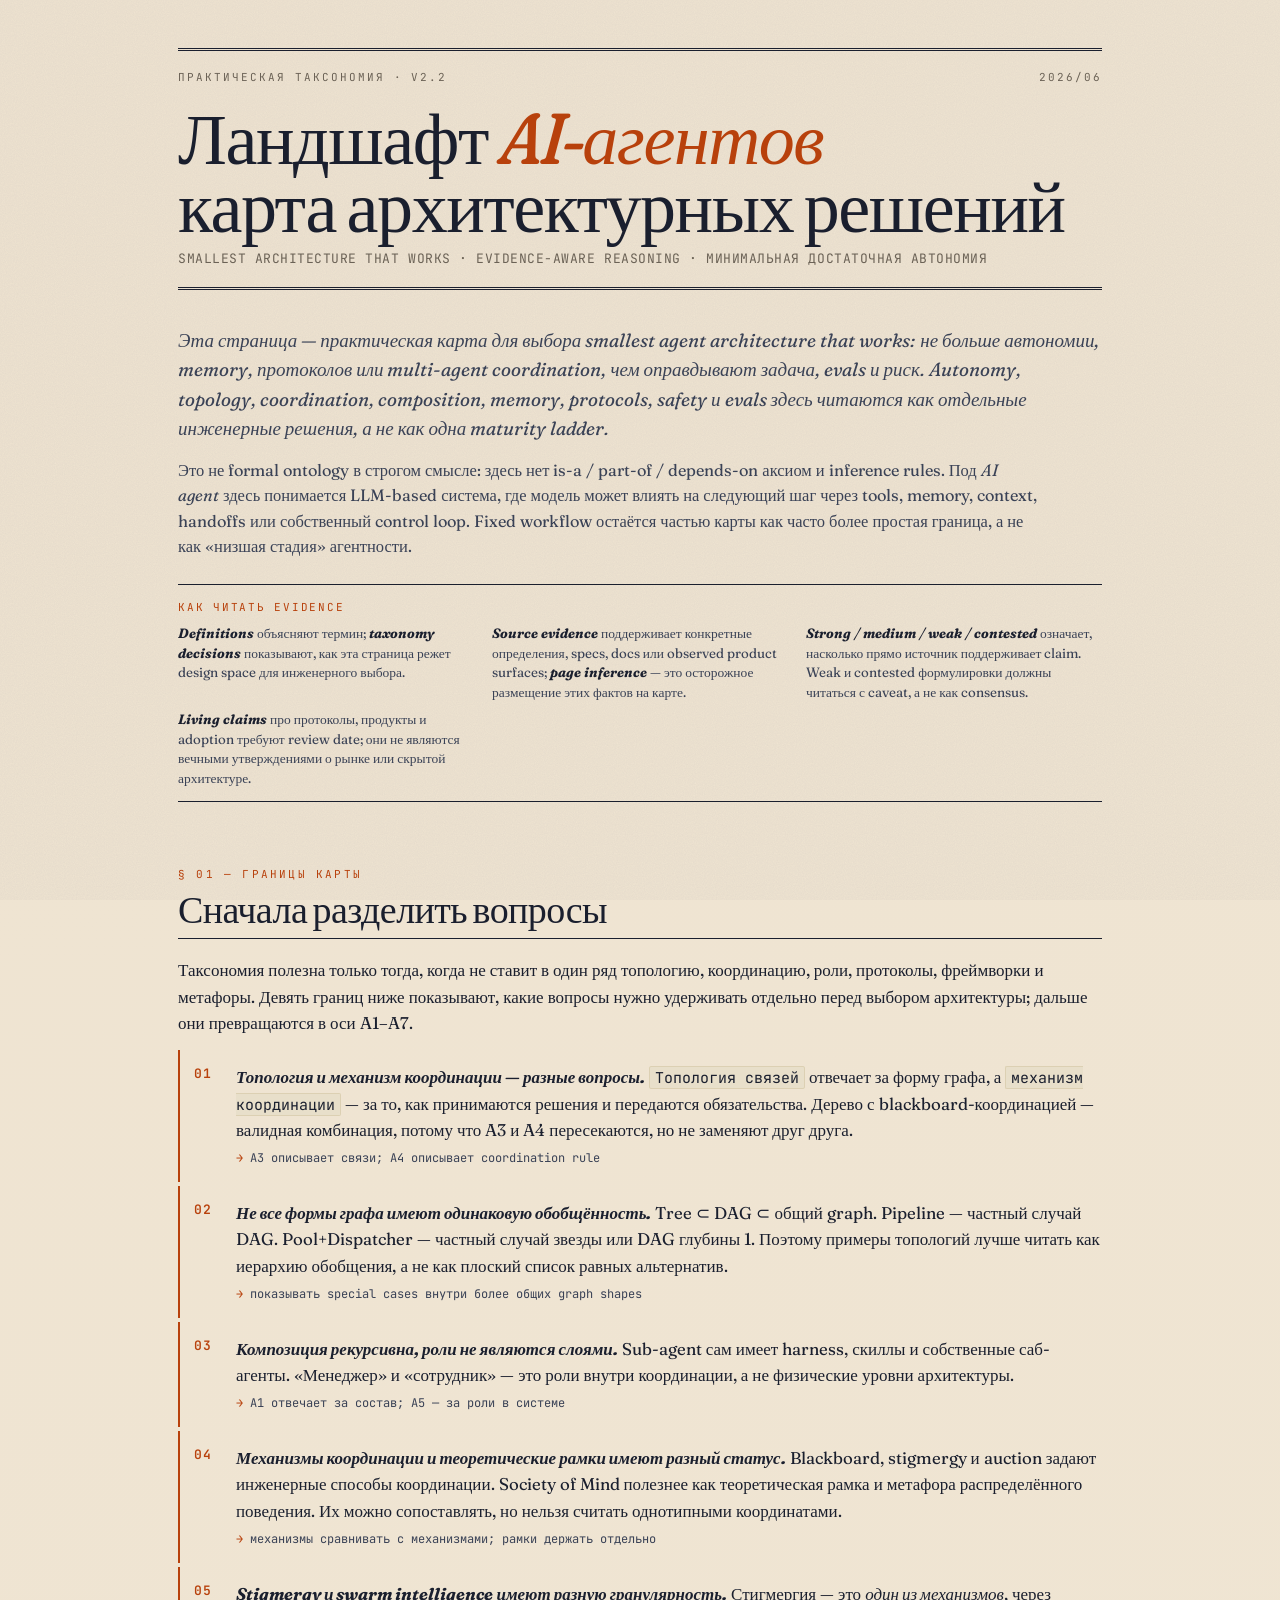
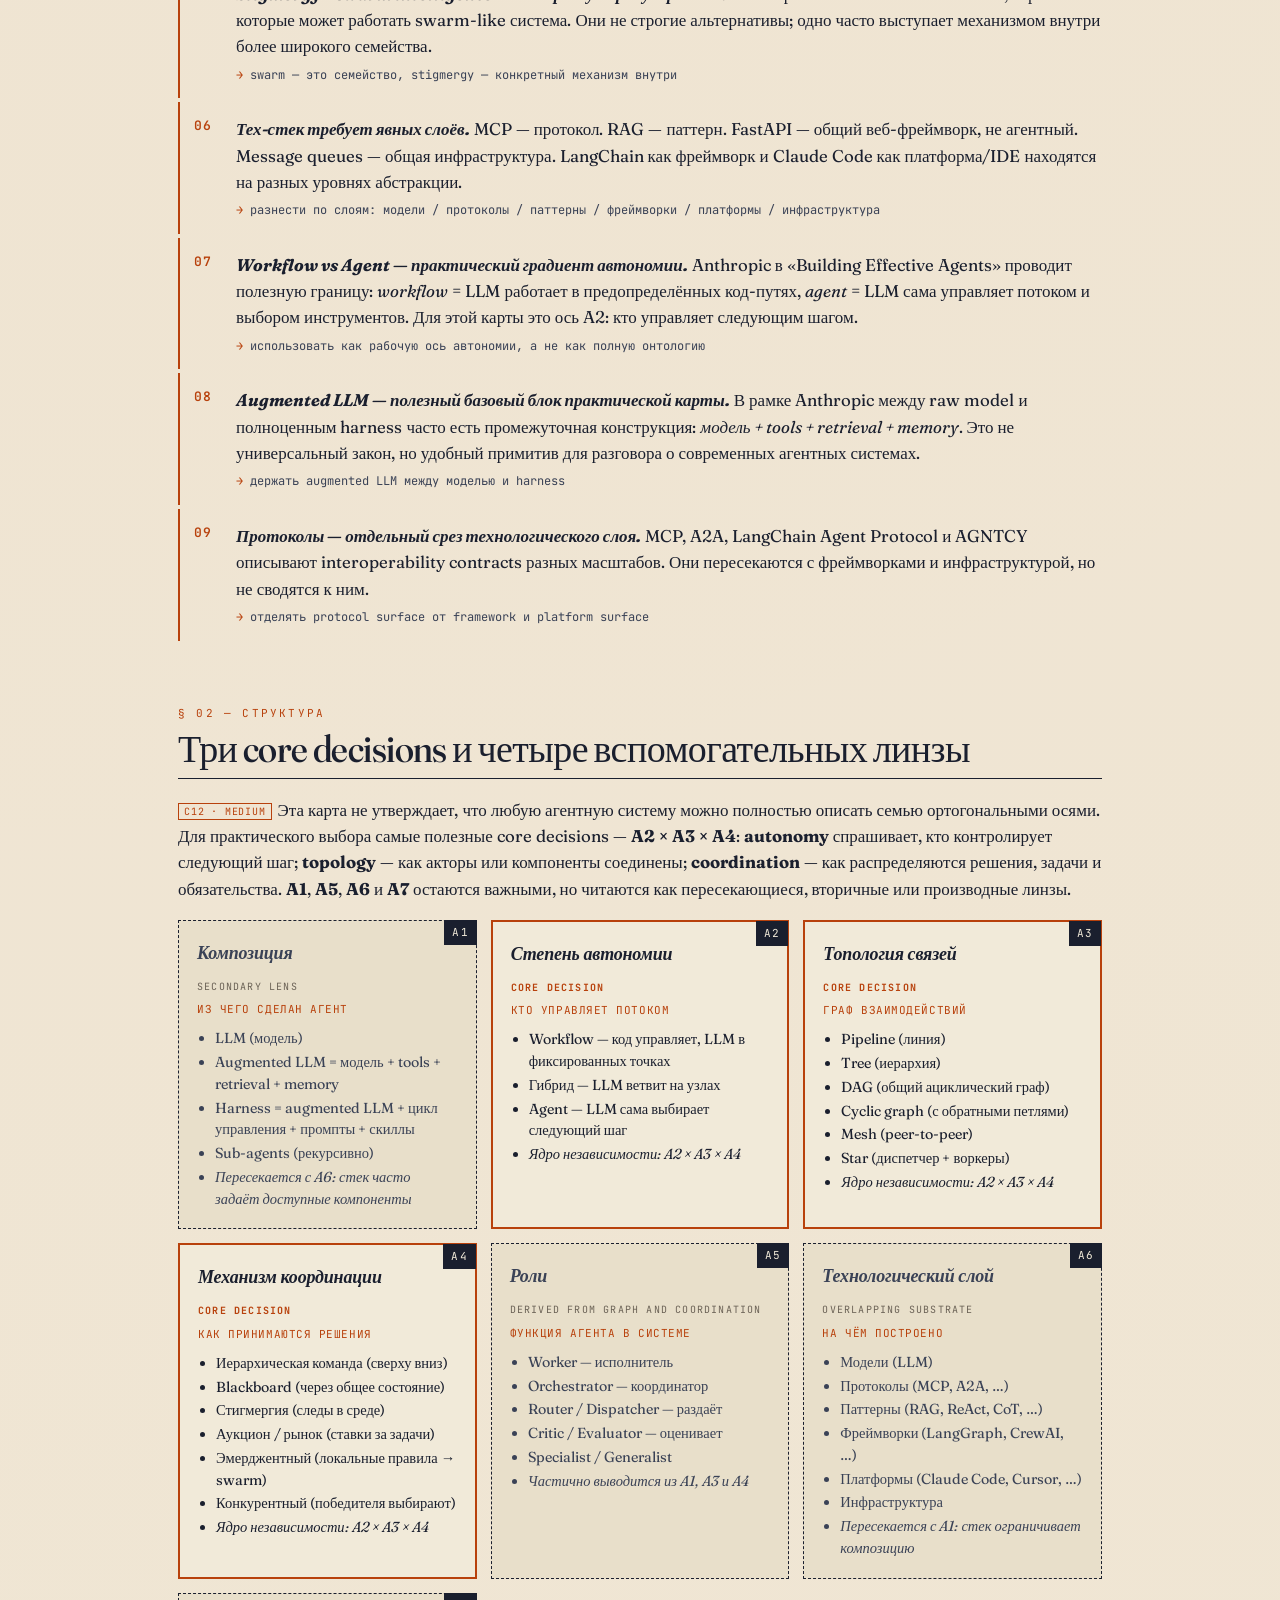
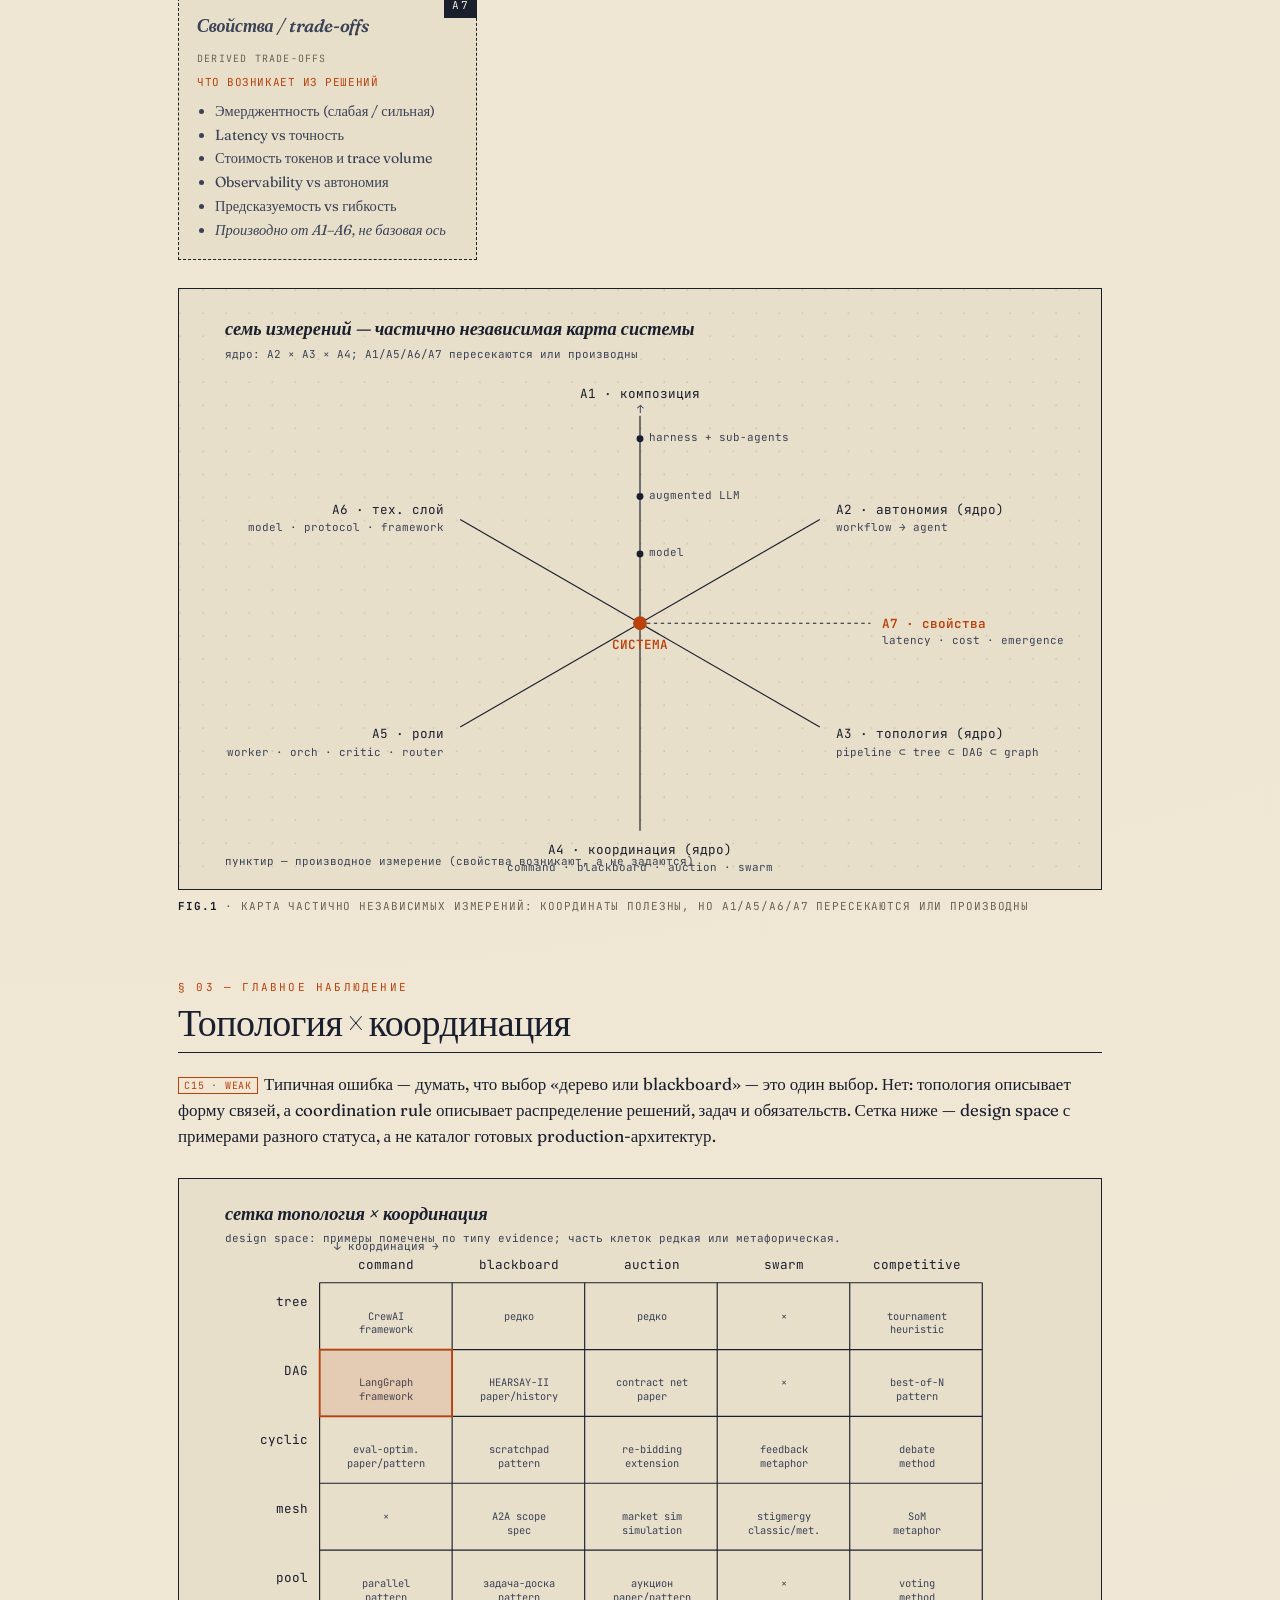
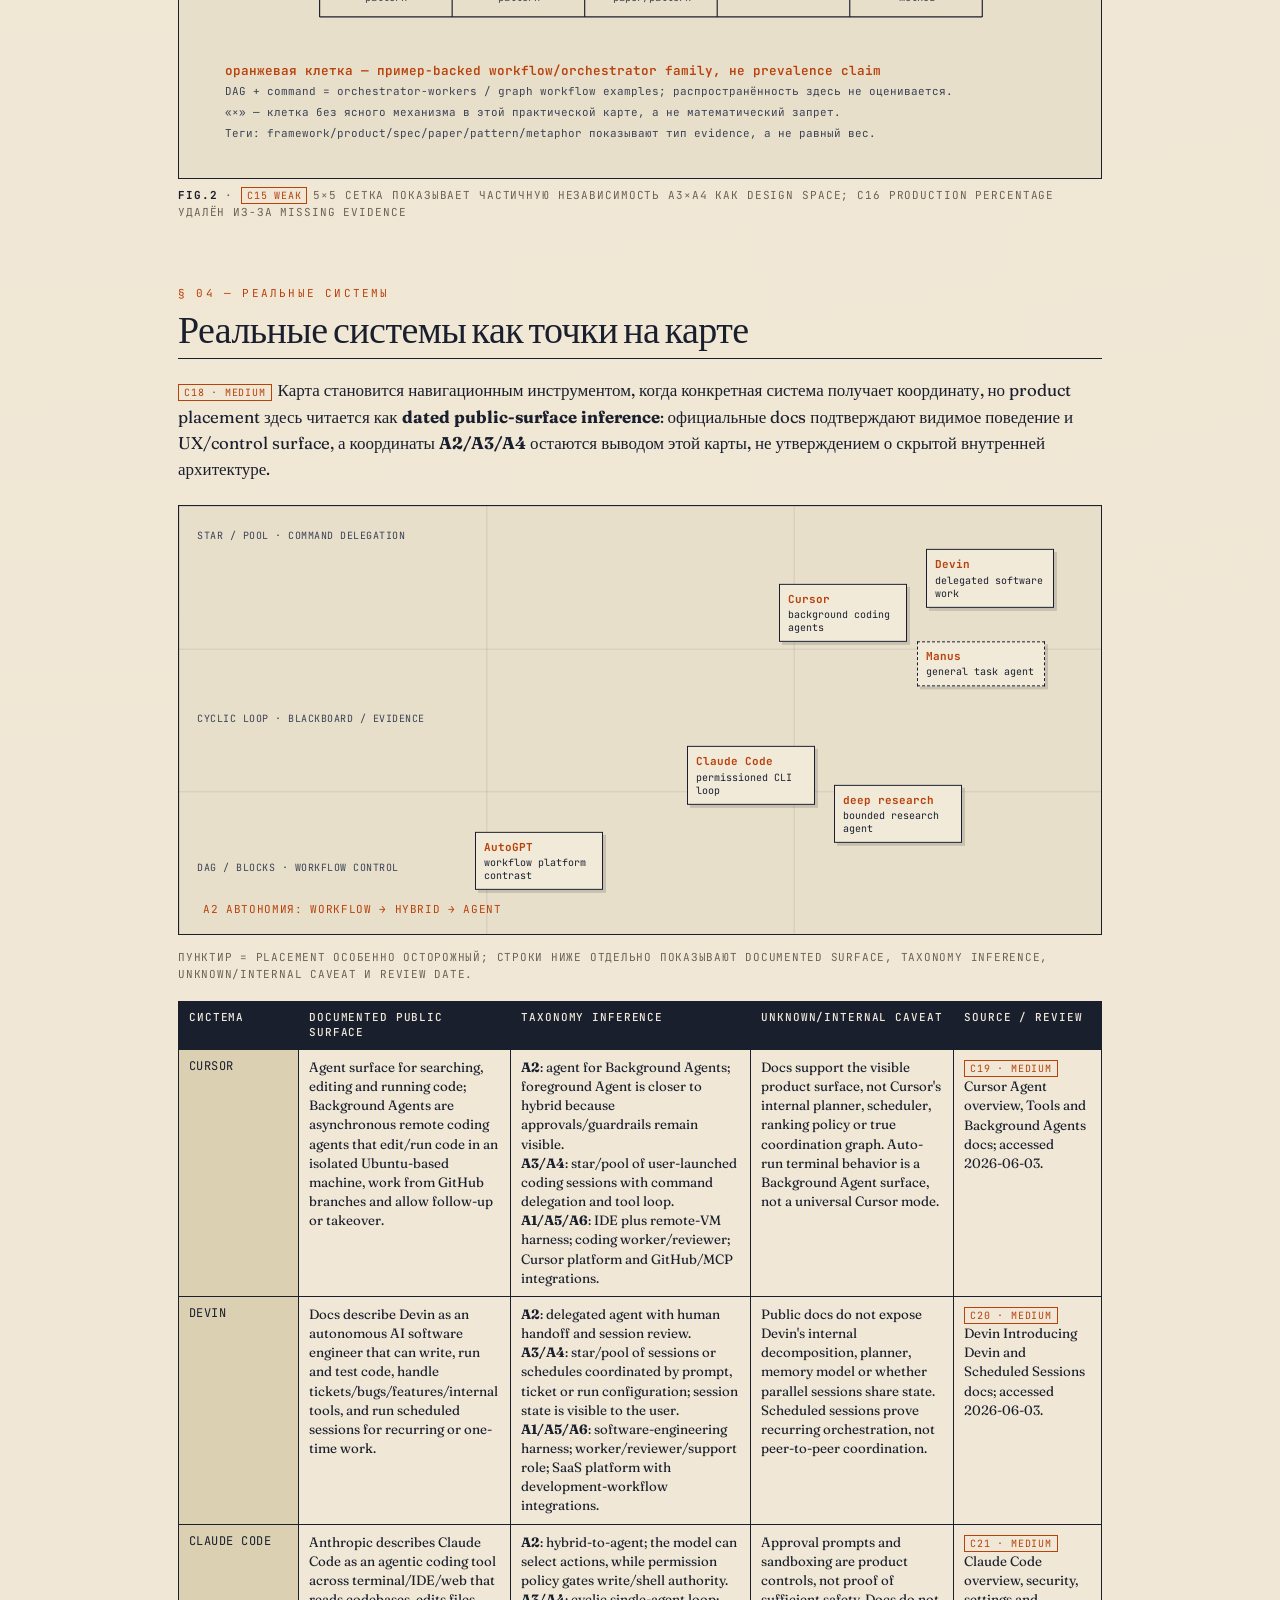
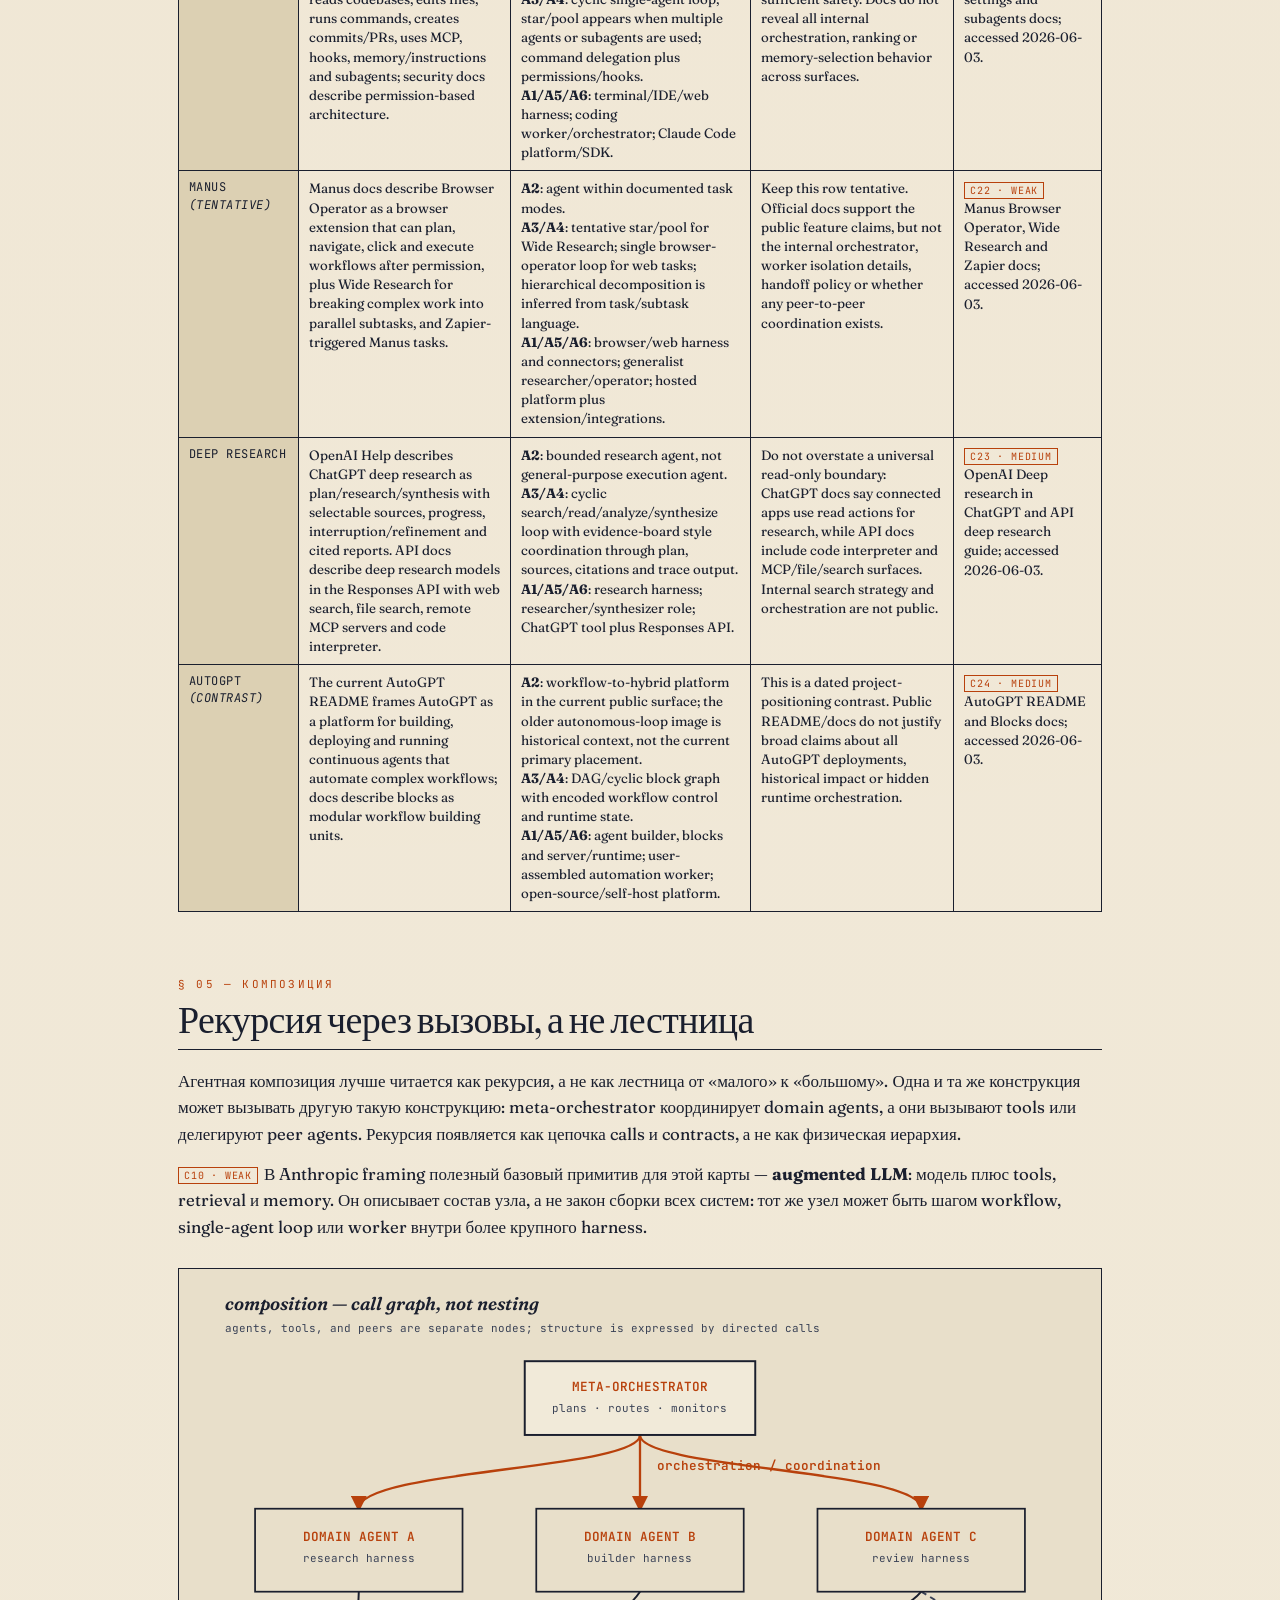
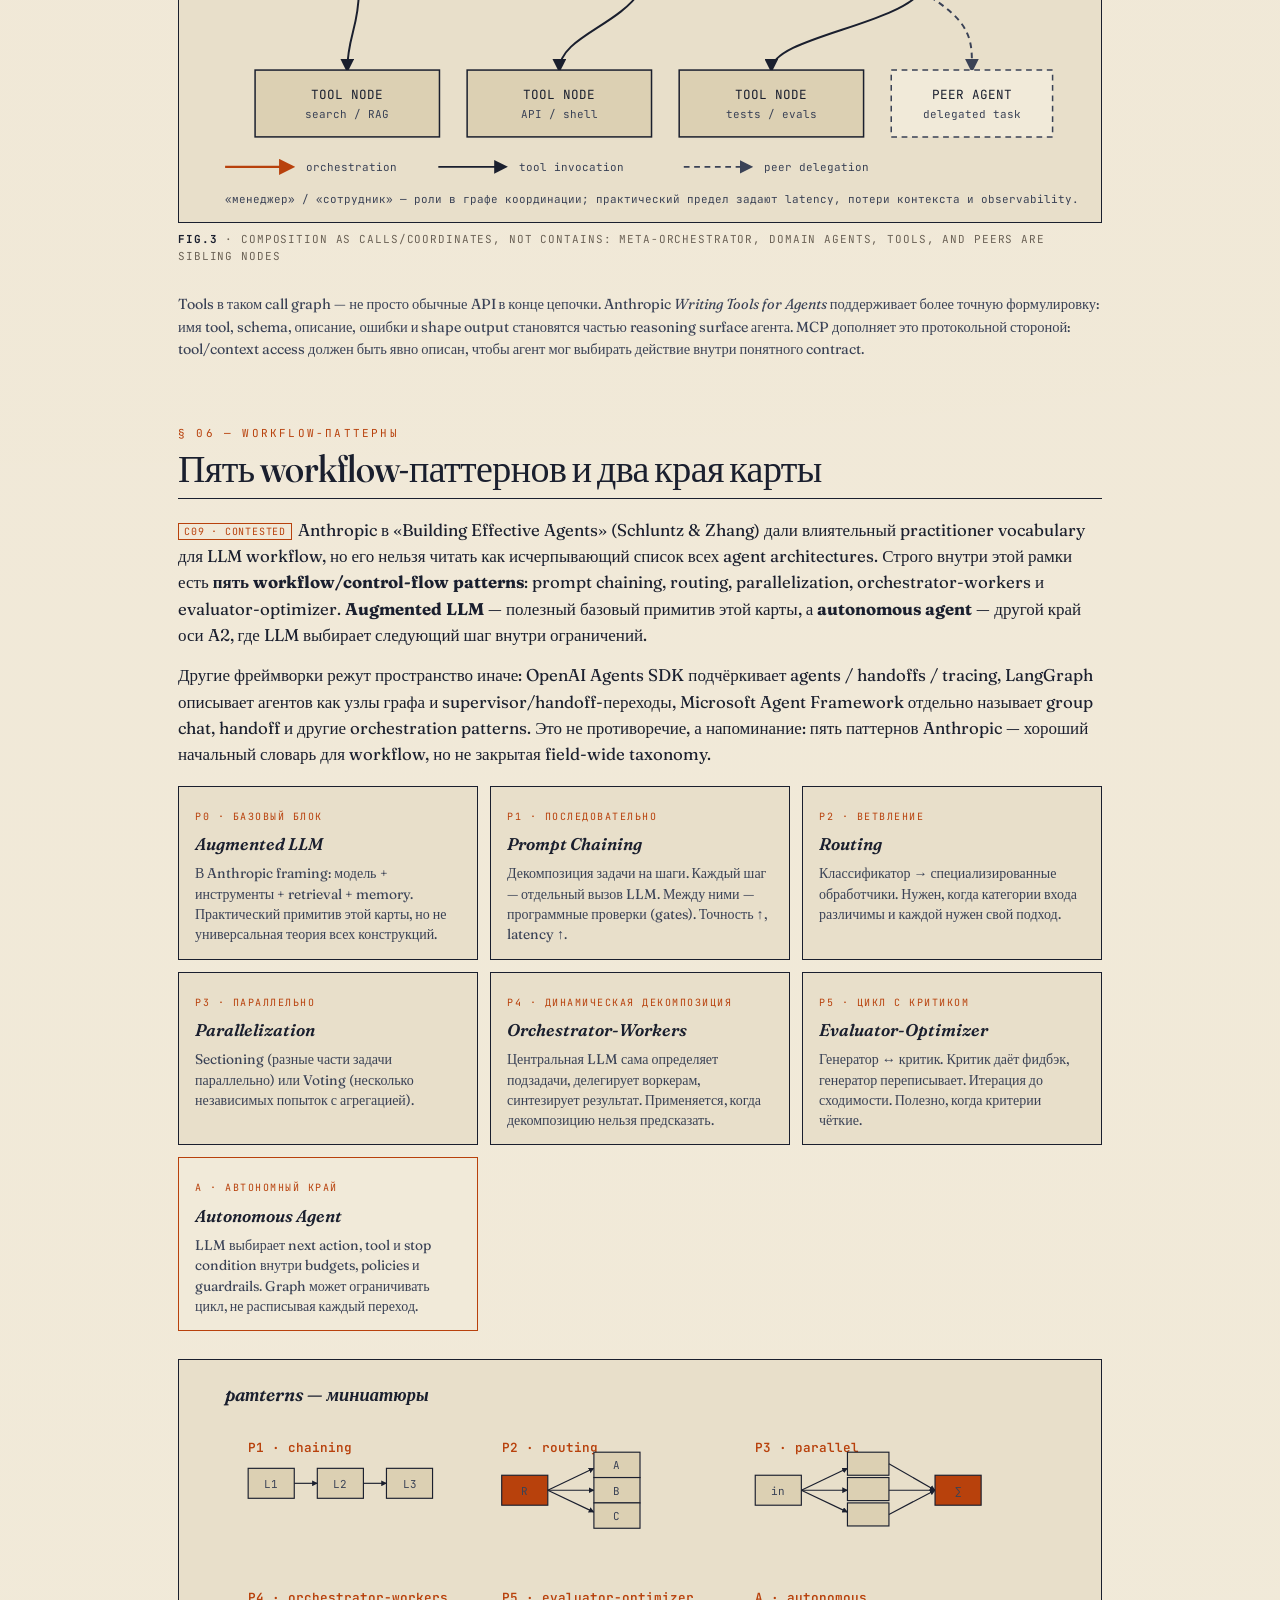
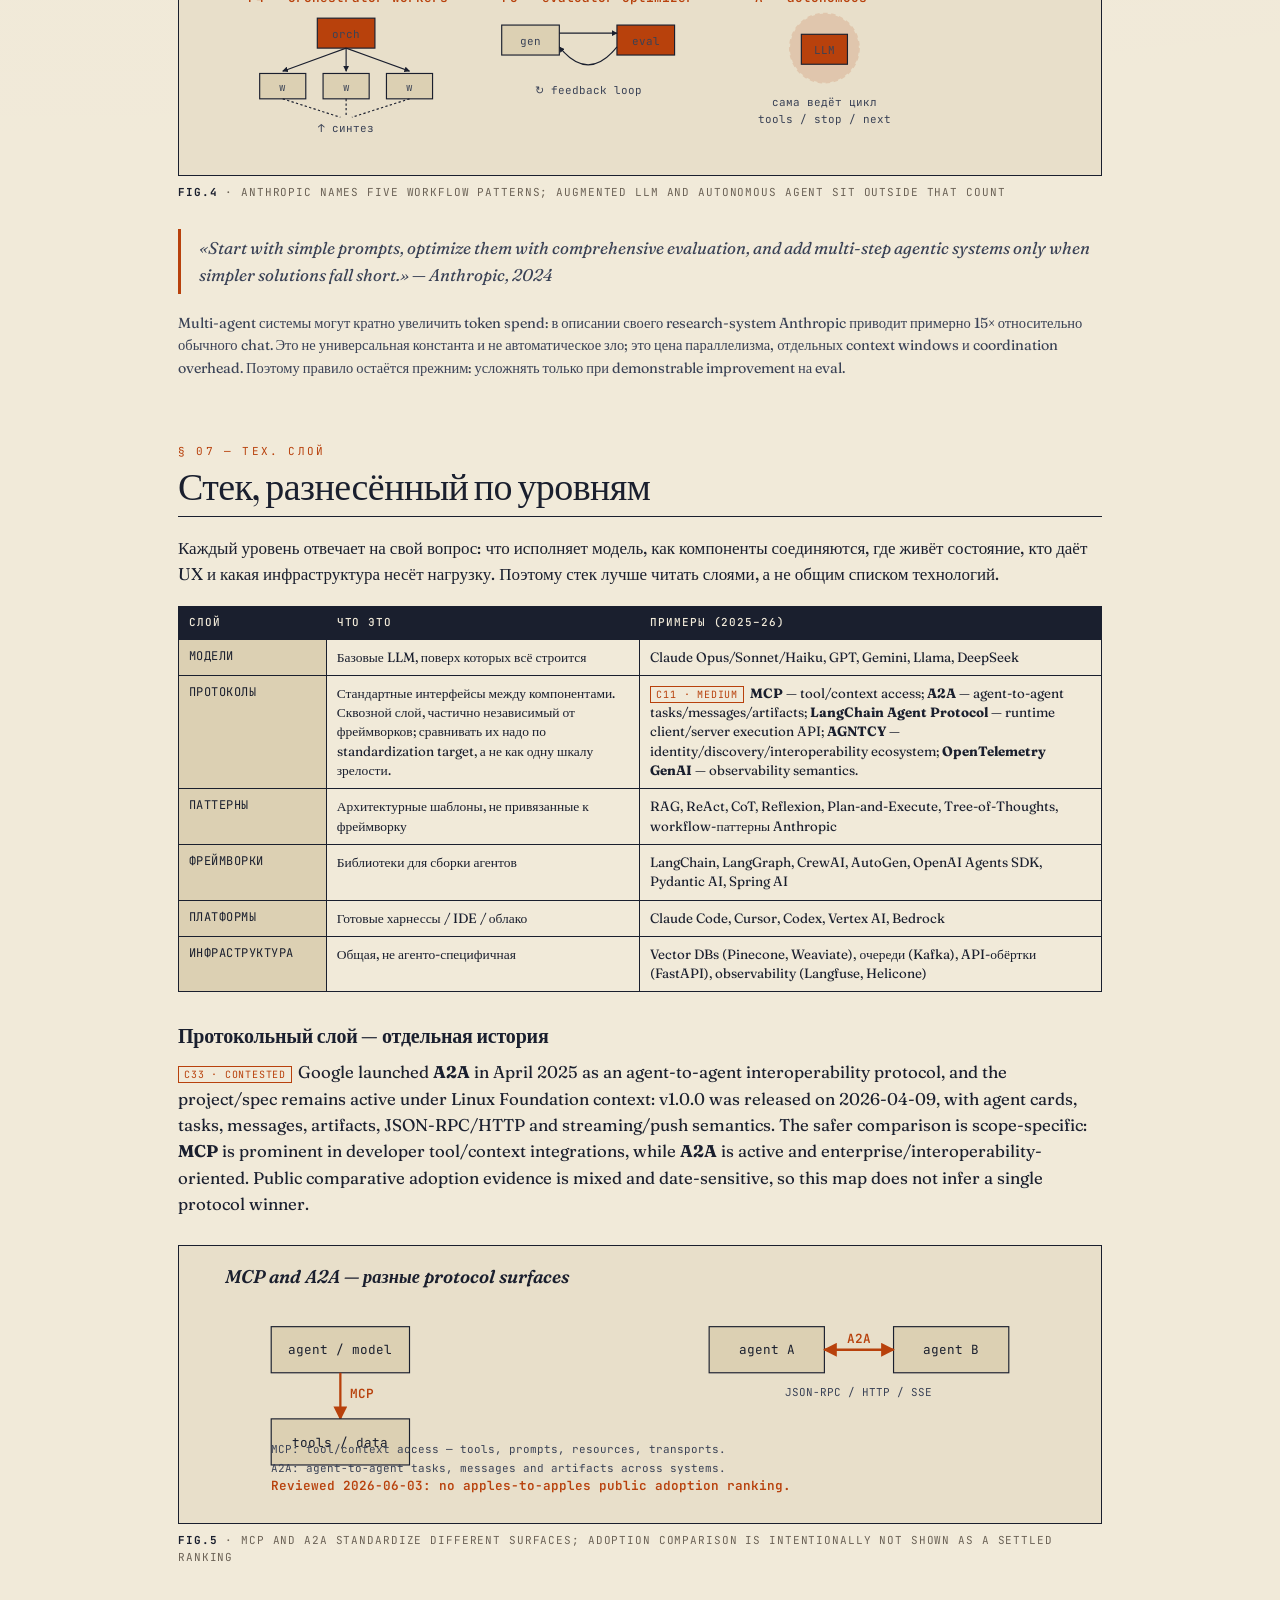
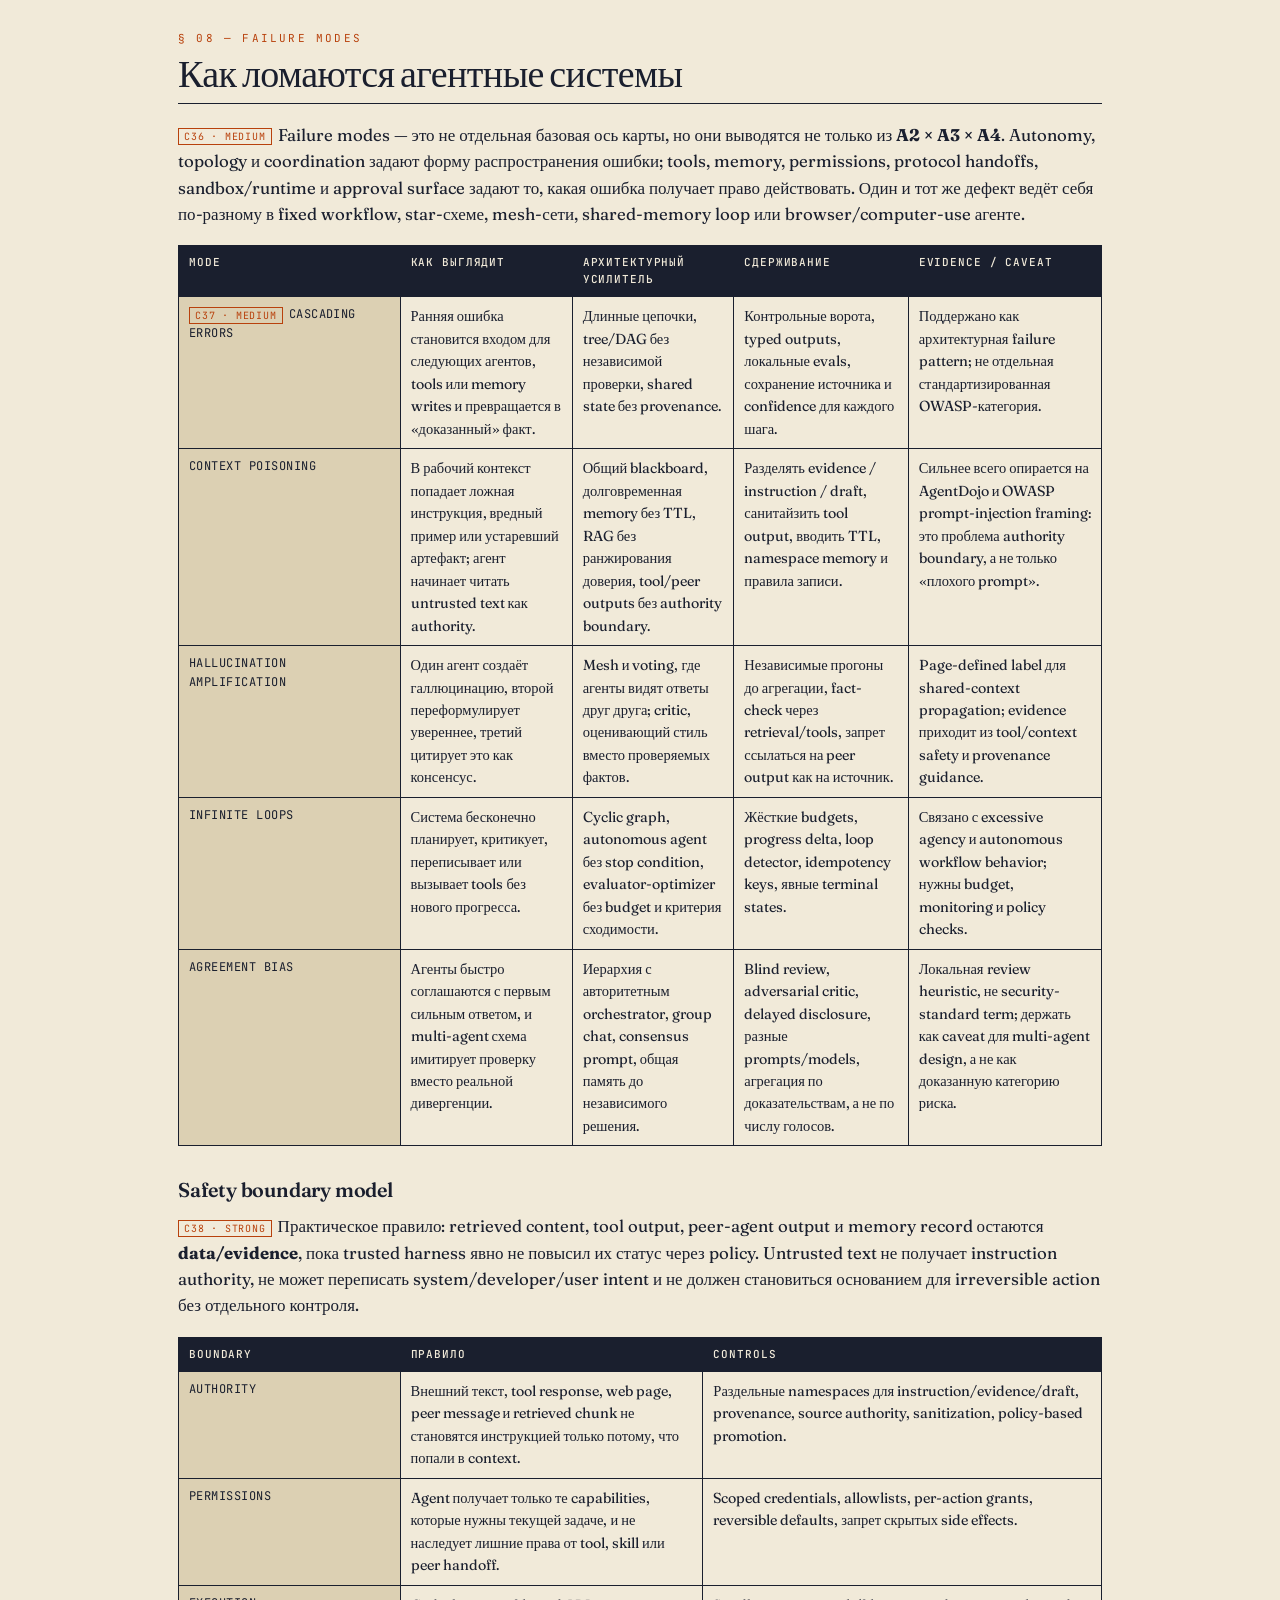
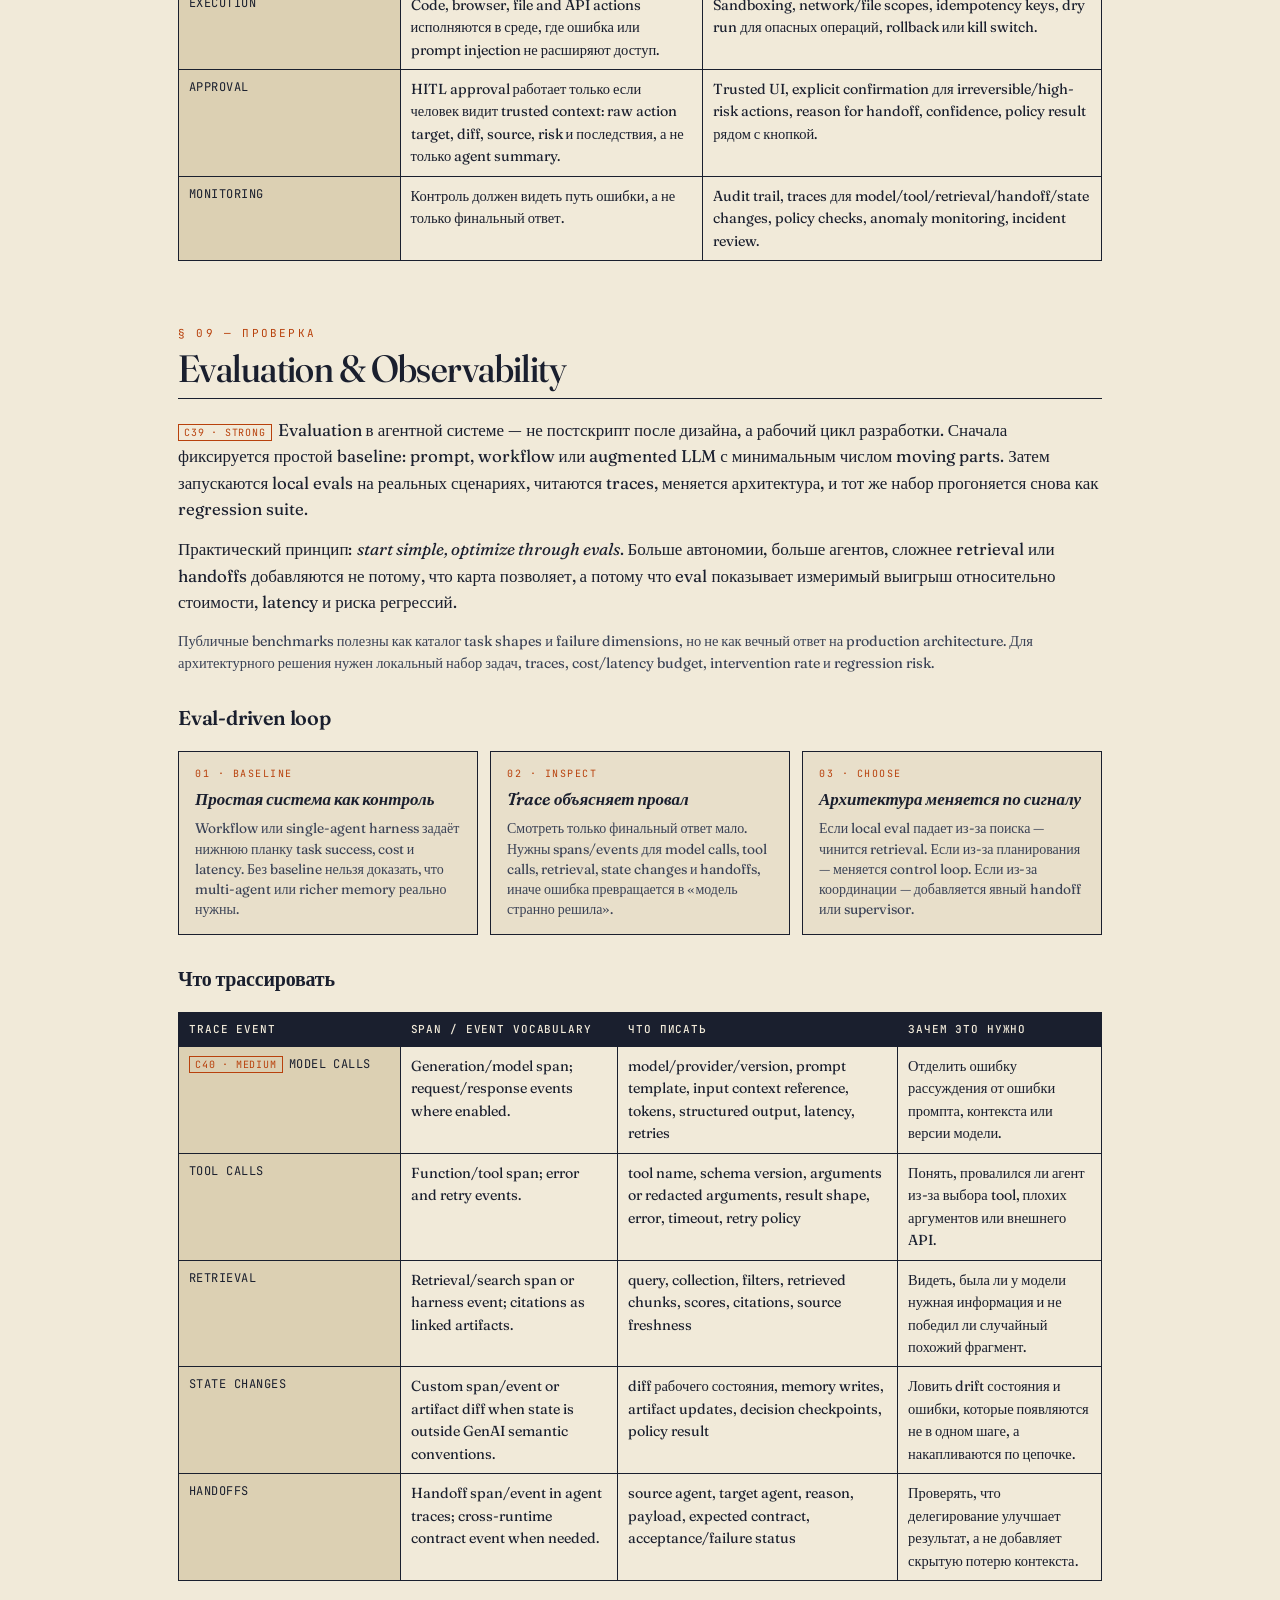
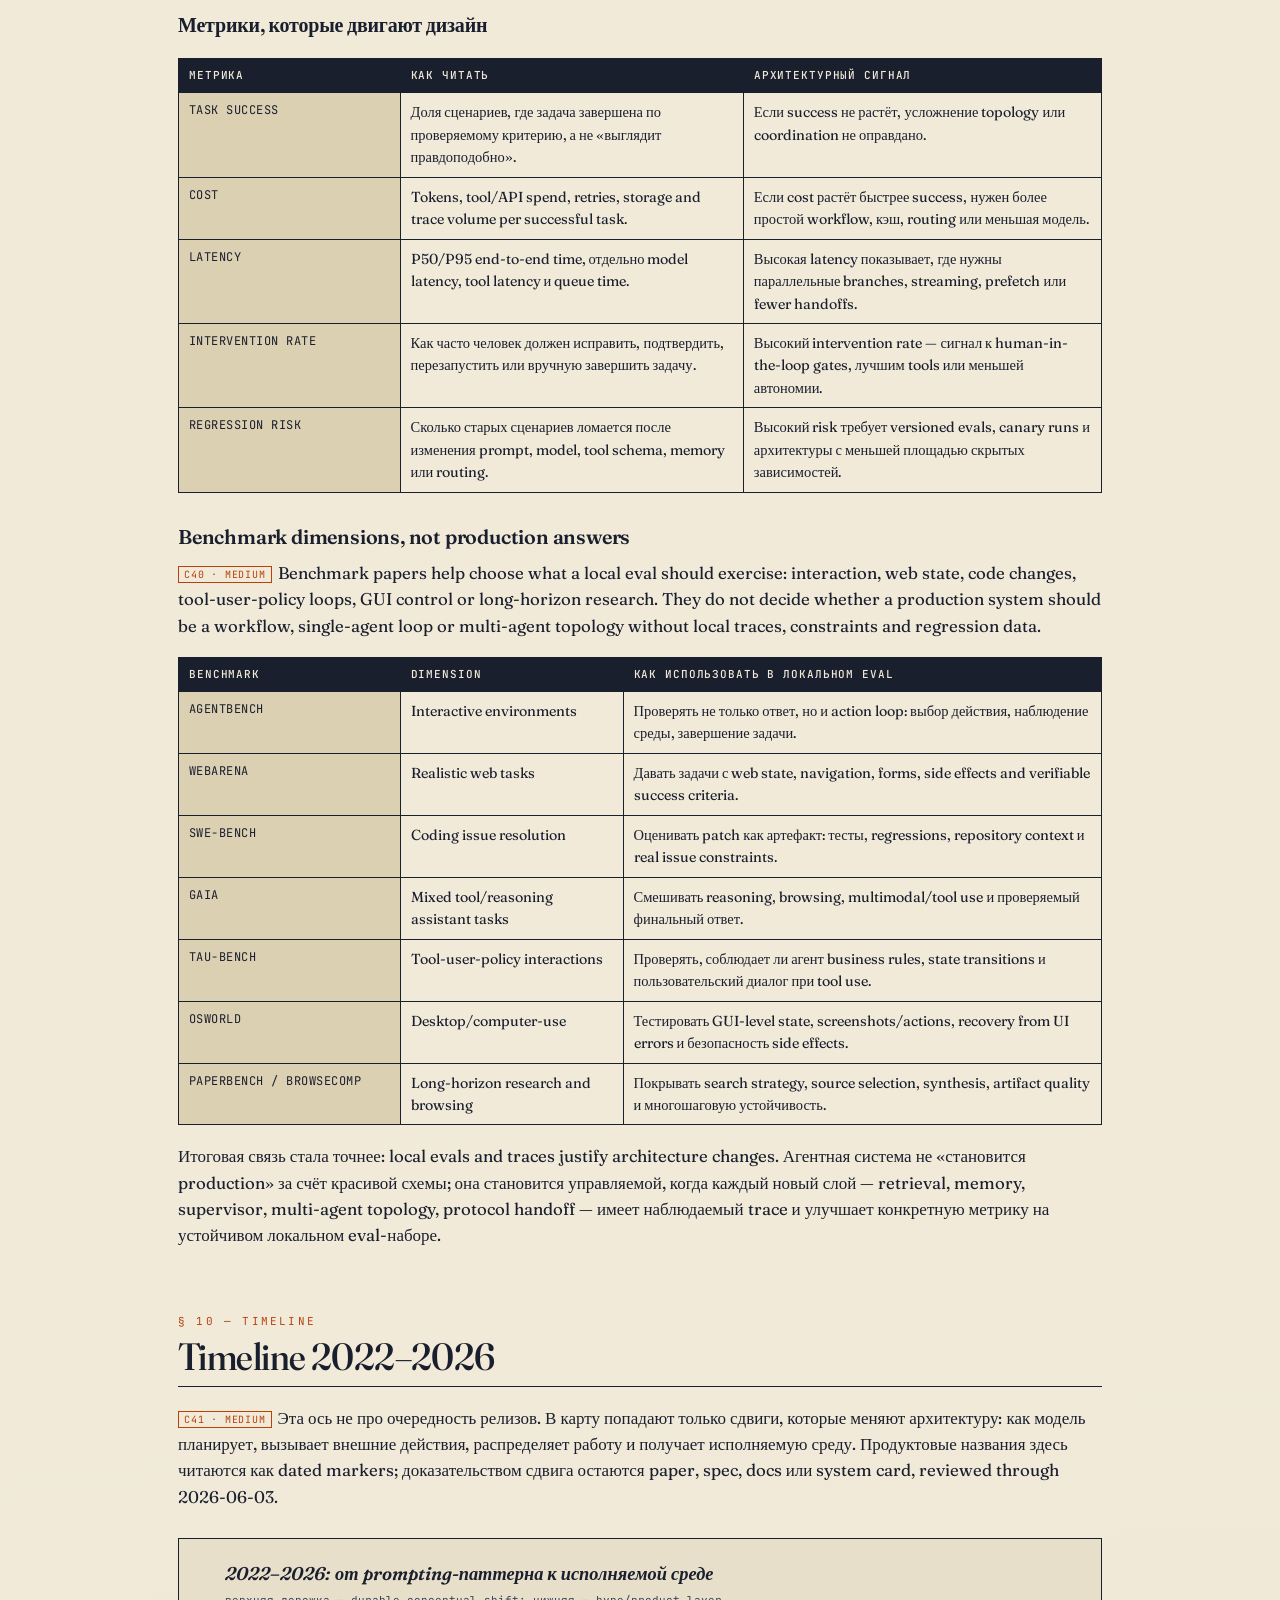
<file: index.html>
<!doctype html>
<html lang="ru">
<head>
<meta charset="utf-8">
<meta name="viewport" content="width=device-width,initial-scale=1">
<title>Ландшафт AI-агентов — практическая таксономия</title>
<link rel="preconnect" href="https://fonts.googleapis.com">
<link rel="preconnect" href="https://fonts.gstatic.com" crossorigin>
<link href="https://fonts.googleapis.com/css2?family=Fraunces:ital,opsz,wght,SOFT,WONK@0,9..144,300..900,0..100,0..1;1,9..144,300..900,0..100,0..1&family=JetBrains+Mono:ital,wght@0,400..800;1,400..800&display=swap" rel="stylesheet">
<link rel="stylesheet" href="assets/styles.css">
</head>
<body>
<div class="grain" aria-hidden="true"></div>
<main class="wrap">

<header class="masthead">
  <div class="stamp">
    <span>Практическая таксономия · v2.2</span>
    <span>2026/06</span>
  </div>
  <h1>Ландшафт <em>AI-агентов</em><br>карта архитектурных решений</h1>
  <div class="subtitle">smallest architecture that works · evidence-aware reasoning · минимальная достаточная автономия</div>
</header>

<p class="lead">Эта страница — практическая карта для выбора smallest agent architecture that works: не больше автономии, memory, протоколов или multi-agent coordination, чем оправдывают задача, evals и риск. Autonomy, topology, coordination, composition, memory, protocols, safety и evals здесь читаются как отдельные инженерные решения, а не как одна maturity ladder.</p>

<p class="scope">Это не formal ontology в строгом смысле: здесь нет is-a / part-of / depends-on аксиом и inference rules. Под <em>AI agent</em> здесь понимается LLM-based система, где модель может влиять на следующий шаг через tools, memory, context, handoffs или собственный control loop. Fixed workflow остаётся частью карты как часто более простая граница, а не как «низшая стадия» агентности.</p>

<aside class="evidence-brief claim" data-claim-id="C55" data-claim-type="meta-commentary" data-evidence-strength="strong" data-reviewed-date="2026-06-03" aria-label="How to read evidence on this page">
  <div class="evidence-kicker">Как читать evidence</div>
  <ul>
    <li><b>Definitions</b> объясняют термин; <b>taxonomy decisions</b> показывают, как эта страница режет design space для инженерного выбора.</li>
    <li><b>Source evidence</b> поддерживает конкретные определения, specs, docs или observed product surfaces; <b>page inference</b> — это осторожное размещение этих фактов на карте.</li>
    <li><b>Strong / medium / weak / contested</b> означает, насколько прямо источник поддерживает claim. Weak и contested формулировки должны читаться с caveat, а не как consensus.</li>
    <li><b>Living claims</b> про протоколы, продукты и adoption требуют review date; они не являются вечными утверждениями о рынке или скрытой архитектуре.</li>
  </ul>
</aside>

<!-- ========== SECTION 1: CATEGORY BOUNDARIES ========== -->
<section>
  <div class="sec-num">§ 01 — границы карты</div>
  <h2>Сначала разделить вопросы</h2>
  <p>Таксономия полезна только тогда, когда не ставит в один ряд топологию, координацию, роли, протоколы, фреймворки и метафоры. Девять границ ниже показывают, какие вопросы нужно удерживать отдельно перед выбором архитектуры; дальше они превращаются в оси A1–A7.</p>

  <ol class="drift">
    <li><b>Топология и механизм координации — разные вопросы.</b> <code>Топология связей</code> отвечает за форму графа, а <code>механизм координации</code> — за то, как принимаются решения и передаются обязательства. Дерево с blackboard-координацией — валидная комбинация, потому что A3 и A4 пересекаются, но не заменяют друг друга.
    <span class="fix">A3 описывает связи; A4 описывает coordination rule</span></li>

    <li><b>Не все формы графа имеют одинаковую обобщённость.</b> Tree ⊂ DAG ⊂ общий graph. Pipeline — частный случай DAG. Pool+Dispatcher — частный случай звезды или DAG глубины 1. Поэтому примеры топологий лучше читать как иерархию обобщения, а не как плоский список равных альтернатив.
    <span class="fix">показывать special cases внутри более общих graph shapes</span></li>

    <li><b>Композиция рекурсивна, роли не являются слоями.</b> Sub-agent сам имеет harness, скиллы и собственные саб-агенты. «Менеджер» и «сотрудник» — это роли внутри координации, а не физические уровни архитектуры.
    <span class="fix">A1 отвечает за состав; A5 — за роли в системе</span></li>

    <li><b>Механизмы координации и теоретические рамки имеют разный статус.</b> Blackboard, stigmergy и auction задают инженерные способы координации. Society of Mind полезнее как теоретическая рамка и метафора распределённого поведения. Их можно сопоставлять, но нельзя считать однотипными координатами.
    <span class="fix">механизмы сравнивать с механизмами; рамки держать отдельно</span></li>

    <li><b>Stigmergy и swarm intelligence имеют разную гранулярность.</b> Стигмергия — это <em>один из механизмов</em>, через которые может работать swarm-like система. Они не строгие альтернативы; одно часто выступает механизмом внутри более широкого семейства.
    <span class="fix">swarm — это семейство, stigmergy — конкретный механизм внутри</span></li>

    <li><b>Тех-стек требует явных слоёв.</b> MCP — протокол. RAG — паттерн. FastAPI — общий веб-фреймворк, не агентный. Message queues — общая инфраструктура. LangChain как фреймворк и Claude Code как платформа/IDE находятся на разных уровнях абстракции.
    <span class="fix">разнести по слоям: модели / протоколы / паттерны / фреймворки / платформы / инфраструктура</span></li>

    <li><b>Workflow vs Agent — практический градиент автономии.</b> Anthropic в «Building Effective Agents» проводит полезную границу: <em>workflow</em> = LLM работает в предопределённых код-путях, <em>agent</em> = LLM сама управляет потоком и выбором инструментов. Для этой карты это ось A2: кто управляет следующим шагом.
    <span class="fix">использовать как рабочую ось автономии, а не как полную онтологию</span></li>

    <li><b>Augmented LLM — полезный базовый блок практической карты.</b> В рамке Anthropic между raw model и полноценным harness часто есть промежуточная конструкция: <em>модель + tools + retrieval + memory</em>. Это не универсальный закон, но удобный примитив для разговора о современных агентных системах.
    <span class="fix">держать augmented LLM между моделью и harness</span></li>

    <li><b>Протоколы — отдельный срез технологического слоя.</b> MCP, A2A, LangChain Agent Protocol и AGNTCY описывают interoperability contracts разных масштабов. Они пересекаются с фреймворками и инфраструктурой, но не сводятся к ним.
    <span class="fix">отделять protocol surface от framework и platform surface</span></li>
  </ol>
</section>

<!-- ========== SECTION 2: AXES ========== -->
<section>
  <div class="sec-num">§ 02 — структура</div>
  <h2>Три core decisions и четыре вспомогательных линзы</h2>
  <p class="claim" data-claim-id="C12" data-claim-type="taxonomy-claim" data-evidence-strength="medium"><span class="evidence-chip">C12 · medium</span>Эта карта не утверждает, что любую агентную систему можно полностью описать семью ортогональными осями. Для практического выбора самые полезные core decisions — <b>A2 × A3 × A4</b>: <b>autonomy</b> спрашивает, кто контролирует следующий шаг; <b>topology</b> — как акторы или компоненты соединены; <b>coordination</b> — как распределяются решения, задачи и обязательства. <b>A1</b>, <b>A5</b>, <b>A6</b> и <b>A7</b> остаются важными, но читаются как пересекающиеся, вторичные или производные линзы.</p>

  <div class="axes">
    <div class="axis axis--support" data-num="A1">
      <h4>Композиция</h4>
      <span class="axis-role">secondary lens</span>
      <span class="axis-q">из чего сделан агент</span>
      <ul>
        <li>LLM (модель)</li>
        <li>Augmented LLM = модель + tools + retrieval + memory</li>
        <li>Harness = augmented LLM + цикл управления + промпты + скиллы</li>
        <li>Sub-agents (рекурсивно)</li>
        <li><em>Пересекается с A6: стек часто задаёт доступные компоненты</em></li>
      </ul>
    </div>
    <div class="axis axis--core" data-num="A2">
      <h4>Степень автономии</h4>
      <span class="axis-role">core decision</span>
      <span class="axis-q">кто управляет потоком</span>
      <ul>
        <li>Workflow — код управляет, LLM в фиксированных точках</li>
        <li>Гибрид — LLM ветвит на узлах</li>
        <li>Agent — LLM сама выбирает следующий шаг</li>
        <li><em>Ядро независимости: A2 × A3 × A4</em></li>
      </ul>
    </div>
    <div class="axis axis--core" data-num="A3">
      <h4>Топология связей</h4>
      <span class="axis-role">core decision</span>
      <span class="axis-q">граф взаимодействий</span>
      <ul>
        <li>Pipeline (линия)</li>
        <li>Tree (иерархия)</li>
        <li>DAG (общий ациклический граф)</li>
        <li>Cyclic graph (с обратными петлями)</li>
        <li>Mesh (peer-to-peer)</li>
        <li>Star (диспетчер + воркеры)</li>
        <li><em>Ядро независимости: A2 × A3 × A4</em></li>
      </ul>
    </div>
    <div class="axis axis--core" data-num="A4">
      <h4>Механизм координации</h4>
      <span class="axis-role">core decision</span>
      <span class="axis-q">как принимаются решения</span>
      <ul>
        <li>Иерархическая команда (сверху вниз)</li>
        <li>Blackboard (через общее состояние)</li>
        <li>Стигмергия (следы в среде)</li>
        <li>Аукцион / рынок (ставки за задачи)</li>
        <li>Эмерджентный (локальные правила → swarm)</li>
        <li>Конкурентный (победителя выбирают)</li>
        <li><em>Ядро независимости: A2 × A3 × A4</em></li>
      </ul>
    </div>
    <div class="axis axis--support" data-num="A5">
      <h4>Роли</h4>
      <span class="axis-role">derived from graph and coordination</span>
      <span class="axis-q">функция агента в системе</span>
      <ul>
        <li>Worker — исполнитель</li>
        <li>Orchestrator — координатор</li>
        <li>Router / Dispatcher — раздаёт</li>
        <li>Critic / Evaluator — оценивает</li>
        <li>Specialist / Generalist</li>
        <li><em>Частично выводится из A1, A3 и A4</em></li>
      </ul>
    </div>
    <div class="axis axis--support" data-num="A6">
      <h4>Технологический слой</h4>
      <span class="axis-role">overlapping substrate</span>
      <span class="axis-q">на чём построено</span>
      <ul>
        <li>Модели (LLM)</li>
        <li>Протоколы (MCP, A2A, …)</li>
        <li>Паттерны (RAG, ReAct, CoT, …)</li>
        <li>Фреймворки (LangGraph, CrewAI, …)</li>
        <li>Платформы (Claude Code, Cursor, …)</li>
        <li>Инфраструктура</li>
        <li><em>Пересекается с A1: стек ограничивает композицию</em></li>
      </ul>
    </div>
    <div class="axis axis--support" data-num="A7">
      <h4>Свойства / trade-offs</h4>
      <span class="axis-role">derived trade-offs</span>
      <span class="axis-q">что возникает из решений</span>
      <ul>
        <li>Эмерджентность (слабая / сильная)</li>
        <li>Latency vs точность</li>
        <li>Стоимость токенов и trace volume</li>
        <li>Observability vs автономия</li>
        <li>Предсказуемость vs гибкость</li>
        <li><em>Производно от A1–A6, не базовая ось</em></li>
      </ul>
    </div>
  </div>
</section>

<!-- ========== DIAGRAM 1: AXES STAR ========== -->
<figure>
<svg viewBox="0 0 800 520" xmlns="http://www.w3.org/2000/svg">
  <!-- bg subtle grid -->
  <defs>
    <pattern id="dots" width="20" height="20" patternUnits="userSpaceOnUse">
      <circle cx="1" cy="1" r=".7" fill="#1a1f2e" opacity=".15"/>
    </pattern>
  </defs>
  <rect width="800" height="520" fill="url(#dots)"/>

  <!-- title -->
  <text x="40" y="40" class="ttl">семь измерений — частично независимая карта системы</text>
  <text x="40" y="60" class="lbl-sm">ядро: A2 × A3 × A4; A1/A5/A6/A7 пересекаются или производны</text>

  <!-- center -->
  <g transform="translate(400,290)">
    <!-- 7 axes radiating from center -->
    <g stroke="#1a1f2e" stroke-width="1" fill="none">
      <!-- A1 top -->
      <line x1="0" y1="0" x2="0" y2="-180"/>
      <!-- A2 top-right -->
      <line x1="0" y1="0" x2="156" y2="-90"/>
      <!-- A3 bottom-right -->
      <line x1="0" y1="0" x2="156" y2="90"/>
      <!-- A4 bottom -->
      <line x1="0" y1="0" x2="0" y2="180"/>
      <!-- A5 bottom-left -->
      <line x1="0" y1="0" x2="-156" y2="90"/>
      <!-- A6 top-left -->
      <line x1="0" y1="0" x2="-156" y2="-90"/>
      <!-- A7 right (extra, slight angle) -->
      <line x1="0" y1="0" x2="200" y2="0" stroke-dasharray="3 3"/>
    </g>

    <!-- center node -->
    <circle r="6" fill="#b8410c"/>
    <text x="0" y="22" class="lbl-acc" text-anchor="middle">СИСТЕМА</text>

    <!-- axis labels & ticks -->
    <!-- A1 -->
    <g>
      <text x="0" y="-195" class="lbl" text-anchor="middle">A1 · композиция</text>
      <text x="0" y="-180" class="lbl-sm" text-anchor="middle" dy="-2">↑</text>
      <circle cx="0" cy="-60" r="3" fill="#1a1f2e"/><text x="8" y="-58" class="lbl-sm">model</text>
      <circle cx="0" cy="-110" r="3" fill="#1a1f2e"/><text x="8" y="-108" class="lbl-sm">augmented LLM</text>
      <circle cx="0" cy="-160" r="3" fill="#1a1f2e"/><text x="8" y="-158" class="lbl-sm">harness + sub-agents</text>
    </g>
    <!-- A2 -->
    <g>
      <text x="170" y="-95" class="lbl">A2 · автономия (ядро)</text>
      <text x="170" y="-80" class="lbl-sm">workflow → agent</text>
    </g>
    <!-- A3 -->
    <g>
      <text x="170" y="100" class="lbl">A3 · топология (ядро)</text>
      <text x="170" y="115" class="lbl-sm">pipeline ⊂ tree ⊂ DAG ⊂ graph</text>
    </g>
    <!-- A4 -->
    <g>
      <text x="0" y="200" class="lbl" text-anchor="middle">A4 · координация (ядро)</text>
      <text x="0" y="215" class="lbl-sm" text-anchor="middle">command · blackboard · auction · swarm</text>
    </g>
    <!-- A5 -->
    <g>
      <text x="-170" y="100" class="lbl" text-anchor="end">A5 · роли</text>
      <text x="-170" y="115" class="lbl-sm" text-anchor="end">worker · orch · critic · router</text>
    </g>
    <!-- A6 -->
    <g>
      <text x="-170" y="-95" class="lbl" text-anchor="end">A6 · тех. слой</text>
      <text x="-170" y="-80" class="lbl-sm" text-anchor="end">model · protocol · framework</text>
    </g>
    <!-- A7 -->
    <g>
      <text x="210" y="4" class="lbl-acc">A7 · свойства</text>
      <text x="210" y="18" class="lbl-sm">latency · cost · emergence</text>
    </g>
  </g>

  <!-- footnote -->
  <text x="40" y="500" class="lbl-sm">пунктир — производное измерение (свойства возникают, а не задаются)</text>
</svg>
<figcaption><b>fig.1</b> · карта частично независимых измерений: координаты полезны, но A1/A5/A6/A7 пересекаются или производны</figcaption>
</figure>

<!-- ========== SECTION 3: TOPOLOGY × COORDINATION ========== -->
<section>
  <div class="sec-num">§ 03 — главное наблюдение</div>
  <h2>Топология × координация</h2>
  <p class="claim" data-claim-id="C15" data-claim-type="taxonomy-claim" data-evidence-strength="weak"><span class="evidence-chip">C15 · weak</span>Типичная ошибка — думать, что выбор «дерево или blackboard» — это один выбор. Нет: топология описывает форму связей, а coordination rule описывает распределение решений, задач и обязательств. Сетка ниже — design space с примерами разного статуса, а не каталог готовых production-архитектур.</p>

  <figure>
  <svg viewBox="0 0 800 520" xmlns="http://www.w3.org/2000/svg">
    <desc>C15: topology x coordination is a practical design space, not proof that every cell is a real architecture. C16: unsupported production-prevalence claim removed.</desc>
    <text x="40" y="36" class="ttl">сетка топология × координация</text>
    <text x="40" y="55" class="lbl-sm">design space: примеры помечены по типу evidence; часть клеток редкая или метафорическая.</text>

    <!-- Grid -->
    <g transform="translate(180,90)">
      <!-- columns: coordination -->
      <text x="0" y="-12" class="lbl" text-anchor="middle">command</text>
      <text x="115" y="-12" class="lbl" text-anchor="middle">blackboard</text>
      <text x="230" y="-12" class="lbl" text-anchor="middle">auction</text>
      <text x="345" y="-12" class="lbl" text-anchor="middle">swarm</text>
      <text x="460" y="-12" class="lbl" text-anchor="middle">competitive</text>
      <text x="0" y="-28" class="lbl-sm" text-anchor="middle">↓ координация →</text>

      <!-- rows: topology -->
      <g font-family="JetBrains Mono" font-size="11" fill="#1a1f2e">
        <text x="-68" y="20" text-anchor="end">tree</text>
        <text x="-68" y="80" text-anchor="end">DAG</text>
        <text x="-68" y="140" text-anchor="end">cyclic</text>
        <text x="-68" y="200" text-anchor="end">mesh</text>
        <text x="-68" y="260" text-anchor="end">pool</text>
      </g>
      <text x="-120" y="20" class="lbl-sm" transform="rotate(-90 -120 140)" text-anchor="middle">↑ топология</text>

      <!-- cells 5 cols × 5 rows -->
      <g stroke="#1a1f2e" stroke-width="1" fill="none">
        <!-- vertical lines -->
        <line x1="-58" y1="0" x2="-58" y2="290"/>
        <line x1="57" y1="0" x2="57" y2="290"/>
        <line x1="172" y1="0" x2="172" y2="290"/>
        <line x1="287" y1="0" x2="287" y2="290"/>
        <line x1="402" y1="0" x2="402" y2="290"/>
        <line x1="517" y1="0" x2="517" y2="290"/>
        <!-- horizontal lines -->
        <line x1="-58" y1="0" x2="517" y2="0"/>
        <line x1="-58" y1="58" x2="517" y2="58"/>
        <line x1="-58" y1="116" x2="517" y2="116"/>
        <line x1="-58" y1="174" x2="517" y2="174"/>
        <line x1="-58" y1="232" x2="517" y2="232"/>
        <line x1="-58" y1="290" x2="517" y2="290"/>
      </g>

      <!-- cell content (samples) -->
      <g font-family="JetBrains Mono" font-size="9" fill="#3a4256">
        <!-- row tree -->
        <text x="0" y="32" text-anchor="middle">CrewAI</text>
        <text x="0" y="44" text-anchor="middle">framework</text>
        <text x="115" y="32" text-anchor="middle">редко</text>
        <text x="230" y="32" text-anchor="middle">редко</text>
        <text x="345" y="32" text-anchor="middle">×</text>
        <text x="460" y="32" text-anchor="middle">tournament</text>
        <text x="460" y="44" text-anchor="middle">heuristic</text>

        <!-- row DAG -->
        <text x="0" y="90" text-anchor="middle">LangGraph</text>
        <text x="0" y="102" text-anchor="middle">framework</text>
        <text x="115" y="90" text-anchor="middle">HEARSAY-II</text>
        <text x="115" y="102" text-anchor="middle">paper/history</text>
        <text x="230" y="90" text-anchor="middle">contract net</text>
        <text x="230" y="102" text-anchor="middle">paper</text>
        <text x="345" y="90" text-anchor="middle">×</text>
        <text x="460" y="90" text-anchor="middle">best-of-N</text>
        <text x="460" y="102" text-anchor="middle">pattern</text>

        <!-- row cyclic -->
        <text x="0" y="148" text-anchor="middle">eval-optim.</text>
        <text x="0" y="160" text-anchor="middle">paper/pattern</text>
        <text x="115" y="148" text-anchor="middle">scratchpad</text>
        <text x="115" y="160" text-anchor="middle">pattern</text>
        <text x="230" y="148" text-anchor="middle">re-bidding</text>
        <text x="230" y="160" text-anchor="middle">extension</text>
        <text x="345" y="148" text-anchor="middle">feedback</text>
        <text x="345" y="160" text-anchor="middle">metaphor</text>
        <text x="460" y="148" text-anchor="middle">debate</text>
        <text x="460" y="160" text-anchor="middle">method</text>

        <!-- row mesh -->
        <text x="0" y="206" text-anchor="middle">×</text>
        <text x="115" y="206" text-anchor="middle">A2A scope</text>
        <text x="115" y="218" text-anchor="middle">spec</text>
        <text x="230" y="206" text-anchor="middle">market sim</text>
        <text x="230" y="218" text-anchor="middle">simulation</text>
        <text x="345" y="206" text-anchor="middle">stigmergy</text>
        <text x="345" y="218" text-anchor="middle">classic/met.</text>
        <text x="460" y="206" text-anchor="middle">SoM</text>
        <text x="460" y="218" text-anchor="middle">metaphor</text>

        <!-- row pool -->
        <text x="0" y="264" text-anchor="middle">parallel</text>
        <text x="0" y="276" text-anchor="middle">pattern</text>
        <text x="115" y="264" text-anchor="middle">задача-доска</text>
        <text x="115" y="276" text-anchor="middle">pattern</text>
        <text x="230" y="264" text-anchor="middle">аукцион</text>
        <text x="230" y="276" text-anchor="middle">paper/pattern</text>
        <text x="345" y="264" text-anchor="middle">×</text>
        <text x="460" y="264" text-anchor="middle">voting</text>
        <text x="460" y="276" text-anchor="middle">method</text>
      </g>

      <!-- highlight cell: workflow most common -->
      <rect x="-58" y="58" width="115" height="58" fill="#b8410c" opacity=".12"/>
      <rect x="-58" y="58" width="115" height="58" fill="none" stroke="#b8410c" stroke-width="1.5"/>
    </g>

    <text x="40" y="430" class="lbl-acc">оранжевая клетка — пример-backed workflow/orchestrator family, не prevalence claim</text>
    <text x="40" y="448" class="lbl-sm">DAG + command = orchestrator-workers / graph workflow examples; распространённость здесь не оценивается.</text>
    <text x="40" y="466" class="lbl-sm">«×» — клетка без ясного механизма в этой практической карте, а не математический запрет.</text>
    <text x="40" y="484" class="lbl-sm">Теги: framework/product/spec/paper/pattern/metaphor показывают тип evidence, а не равный вес.</text>
  </svg>
  <figcaption><b>fig.2</b> · <span class="evidence-chip">C15 weak</span>5×5 сетка показывает частичную независимость A3×A4 как design space; C16 production percentage удалён из-за missing evidence</figcaption>
  </figure>
</section>

<!-- ========== SECTION 4: REAL SYSTEMS ========== -->
<section>
  <div class="sec-num">§ 04 — реальные системы</div>
  <h2>Реальные системы как точки на карте</h2>
  <p class="claim" data-claim-id="C18" data-claim-type="product-system-claim" data-evidence-strength="medium" data-reviewed-date="2026-06-03"><span class="evidence-chip">C18 · medium</span>Карта становится навигационным инструментом, когда конкретная система получает координату, но product placement здесь читается как <b>dated public-surface inference</b>: официальные docs подтверждают видимое поведение и UX/control surface, а координаты <b>A2/A3/A4</b> остаются выводом этой карты, не утверждением о скрытой внутренней архитектуре.</p>

  <div class="system-map" aria-label="Реальные системы на карте A2 и A3/A4">
    <div class="map-row-label top">star / pool · command delegation</div>
    <div class="map-row-label mid">cyclic loop · blackboard / evidence</div>
    <div class="map-row-label bot">DAG / blocks · workflow control</div>

    <div class="system-point system-point--cursor">
      <b>Cursor</b>
      background coding agents
    </div>
    <div class="system-point system-point--devin">
      <b>Devin</b>
      delegated software work
    </div>
    <div class="system-point system-point--manus tentative">
      <b>Manus</b>
      general task agent
    </div>
    <div class="system-point system-point--claude-code">
      <b>Claude Code</b>
      permissioned CLI loop
    </div>
    <div class="system-point system-point--deep-research">
      <b>deep research</b>
      bounded research agent
    </div>
    <div class="system-point system-point--autogpt">
      <b>AutoGPT</b>
      workflow platform contrast
    </div>
  </div>
  <div class="system-note">Пунктир = placement особенно осторожный; строки ниже отдельно показывают documented surface, taxonomy inference, unknown/internal caveat и review date.</div>

  <table class="stack product-table">
    <thead>
      <tr><th>Система</th><th>Documented public surface</th><th>Taxonomy inference</th><th>Unknown/internal caveat</th><th>Source / review</th></tr>
    </thead>
    <tbody>
      <tr class="claim" data-claim-id="C19" data-claim-type="product-system-claim" data-evidence-strength="medium" data-reviewed-date="2026-06-03">
        <td>Cursor</td>
        <td>Agent surface for searching, editing and running code; Background Agents are asynchronous remote coding agents that edit/run code in an isolated Ubuntu-based machine, work from GitHub branches and allow follow-up or takeover.</td>
        <td><b>A2</b>: agent for Background Agents; foreground Agent is closer to hybrid because approvals/guardrails remain visible.<br><b>A3/A4</b>: star/pool of user-launched coding sessions with command delegation and tool loop.<br><b>A1/A5/A6</b>: IDE plus remote-VM harness; coding worker/reviewer; Cursor platform and GitHub/MCP integrations.</td>
        <td>Docs support the visible product surface, not Cursor's internal planner, scheduler, ranking policy or true coordination graph. Auto-run terminal behavior is a Background Agent surface, not a universal Cursor mode.</td>
        <td><span class="evidence-chip">C19 · medium</span>Cursor Agent overview, Tools and Background Agents docs; accessed 2026-06-03.</td>
      </tr>
      <tr class="claim" data-claim-id="C20" data-claim-type="product-system-claim" data-evidence-strength="medium" data-reviewed-date="2026-06-03">
        <td>Devin</td>
        <td>Docs describe Devin as an autonomous AI software engineer that can write, run and test code, handle tickets/bugs/features/internal tools, and run scheduled sessions for recurring or one-time work.</td>
        <td><b>A2</b>: delegated agent with human handoff and session review.<br><b>A3/A4</b>: star/pool of sessions or schedules coordinated by prompt, ticket or run configuration; session state is visible to the user.<br><b>A1/A5/A6</b>: software-engineering harness; worker/reviewer/support role; SaaS platform with development-workflow integrations.</td>
        <td>Public docs do not expose Devin's internal decomposition, planner, memory model or whether parallel sessions share state. Scheduled sessions prove recurring orchestration, not peer-to-peer coordination.</td>
        <td><span class="evidence-chip">C20 · medium</span>Devin Introducing Devin and Scheduled Sessions docs; accessed 2026-06-03.</td>
      </tr>
      <tr class="claim" data-claim-id="C21" data-claim-type="product-system-claim" data-evidence-strength="medium" data-reviewed-date="2026-06-03">
        <td>Claude Code</td>
        <td>Anthropic describes Claude Code as an agentic coding tool across terminal/IDE/web that reads codebases, edits files, runs commands, creates commits/PRs, uses MCP, hooks, memory/instructions and subagents; security docs describe permission-based architecture.</td>
        <td><b>A2</b>: hybrid-to-agent; the model can select actions, while permission policy gates write/shell authority.<br><b>A3/A4</b>: cyclic single-agent loop; star/pool appears when multiple agents or subagents are used; command delegation plus permissions/hooks.<br><b>A1/A5/A6</b>: terminal/IDE/web harness; coding worker/orchestrator; Claude Code platform/SDK.</td>
        <td>Approval prompts and sandboxing are product controls, not proof of sufficient safety. Docs do not reveal all internal orchestration, ranking or memory-selection behavior across surfaces.</td>
        <td><span class="evidence-chip">C21 · medium</span>Claude Code overview, security, settings and subagents docs; accessed 2026-06-03.</td>
      </tr>
      <tr class="claim" data-claim-id="C22" data-claim-type="product-system-claim" data-evidence-strength="weak" data-reviewed-date="2026-06-03">
        <td>Manus <em>(tentative)</em></td>
        <td>Manus docs describe Browser Operator as a browser extension that can plan, navigate, click and execute workflows after permission, plus Wide Research for breaking complex work into parallel subtasks, and Zapier-triggered Manus tasks.</td>
        <td><b>A2</b>: agent within documented task modes.<br><b>A3/A4</b>: tentative star/pool for Wide Research; single browser-operator loop for web tasks; hierarchical decomposition is inferred from task/subtask language.<br><b>A1/A5/A6</b>: browser/web harness and connectors; generalist researcher/operator; hosted platform plus extension/integrations.</td>
        <td>Keep this row tentative. Official docs support the public feature claims, but not the internal orchestrator, worker isolation details, handoff policy or whether any peer-to-peer coordination exists.</td>
        <td><span class="evidence-chip">C22 · weak</span>Manus Browser Operator, Wide Research and Zapier docs; accessed 2026-06-03.</td>
      </tr>
      <tr class="claim" data-claim-id="C23" data-claim-type="product-system-claim" data-evidence-strength="medium" data-reviewed-date="2026-06-03">
        <td>deep research</td>
        <td>OpenAI Help describes ChatGPT deep research as plan/research/synthesis with selectable sources, progress, interruption/refinement and cited reports. API docs describe deep research models in the Responses API with web search, file search, remote MCP servers and code interpreter.</td>
        <td><b>A2</b>: bounded research agent, not general-purpose execution agent.<br><b>A3/A4</b>: cyclic search/read/analyze/synthesize loop with evidence-board style coordination through plan, sources, citations and trace output.<br><b>A1/A5/A6</b>: research harness; researcher/synthesizer role; ChatGPT tool plus Responses API.</td>
        <td>Do not overstate a universal read-only boundary: ChatGPT docs say connected apps use read actions for research, while API docs include code interpreter and MCP/file/search surfaces. Internal search strategy and orchestration are not public.</td>
        <td><span class="evidence-chip">C23 · medium</span>OpenAI Deep research in ChatGPT and API deep research guide; accessed 2026-06-03.</td>
      </tr>
      <tr class="claim" data-claim-id="C24" data-claim-type="product-system-claim" data-evidence-strength="medium" data-reviewed-date="2026-06-03">
        <td>AutoGPT <em>(contrast)</em></td>
        <td>The current AutoGPT README frames AutoGPT as a platform for building, deploying and running continuous agents that automate complex workflows; docs describe blocks as modular workflow building units.</td>
        <td><b>A2</b>: workflow-to-hybrid platform in the current public surface; the older autonomous-loop image is historical context, not the current primary placement.<br><b>A3/A4</b>: DAG/cyclic block graph with encoded workflow control and runtime state.<br><b>A1/A5/A6</b>: agent builder, blocks and server/runtime; user-assembled automation worker; open-source/self-host platform.</td>
        <td>This is a dated project-positioning contrast. Public README/docs do not justify broad claims about all AutoGPT deployments, historical impact or hidden runtime orchestration.</td>
        <td><span class="evidence-chip">C24 · medium</span>AutoGPT README and Blocks docs; accessed 2026-06-03.</td>
      </tr>
    </tbody>
  </table>
</section>

<!-- ========== SECTION 5: COMPOSITION (RECURSIVE) ========== -->
<section>
  <div class="sec-num">§ 05 — композиция</div>
  <h2>Рекурсия через вызовы, а не лестница</h2>
  <p>Агентная композиция лучше читается как рекурсия, а не как лестница от «малого» к «большому». Одна и та же конструкция может вызывать другую такую конструкцию: meta-orchestrator координирует domain agents, а они вызывают tools или делегируют peer agents. Рекурсия появляется как цепочка calls и contracts, а не как физическая иерархия.</p>

  <p class="claim" data-claim-id="C10" data-claim-type="definition" data-evidence-strength="weak" data-reviewed-date="2026-06-03"><span class="evidence-chip">C10 · weak</span>В Anthropic framing полезный базовый примитив для этой карты — <b>augmented LLM</b>: модель плюс tools, retrieval и memory. Он описывает состав узла, а не закон сборки всех систем: тот же узел может быть шагом workflow, single-agent loop или worker внутри более крупного harness.</p>

  <figure>
  <svg viewBox="0 0 800 480" xmlns="http://www.w3.org/2000/svg">
    <defs>
      <marker id="fig3-arrow-orch" viewBox="0 0 10 10" refX="8" refY="5" markerWidth="7" markerHeight="7" orient="auto-start-reverse">
        <path d="M 0 0 L 10 5 L 0 10 z" fill="#b8410c"/>
      </marker>
      <marker id="fig3-arrow-tool" viewBox="0 0 10 10" refX="8" refY="5" markerWidth="7" markerHeight="7" orient="auto-start-reverse">
        <path d="M 0 0 L 10 5 L 0 10 z" fill="#1a1f2e"/>
      </marker>
      <marker id="fig3-arrow-peer" viewBox="0 0 10 10" refX="8" refY="5" markerWidth="7" markerHeight="7" orient="auto-start-reverse">
        <path d="M 0 0 L 10 5 L 0 10 z" fill="#3a4256"/>
      </marker>
    </defs>

    <text x="40" y="36" class="ttl">composition — call graph, not nesting</text>
    <text x="40" y="55" class="lbl-sm">agents, tools, and peers are separate nodes; structure is expressed by directed calls</text>

    <!-- orchestration edges -->
    <path d="M400 144 C400 174 156 174 156 208" fill="none" stroke="#b8410c" stroke-width="2" marker-end="url(#fig3-arrow-orch)"/>
    <path d="M400 144 C400 174 400 174 400 208" fill="none" stroke="#b8410c" stroke-width="2" marker-end="url(#fig3-arrow-orch)"/>
    <path d="M400 144 C400 174 644 174 644 208" fill="none" stroke="#b8410c" stroke-width="2" marker-end="url(#fig3-arrow-orch)"/>
    <text x="415" y="174" class="lbl-acc">orchestration / coordination</text>

    <!-- invocation and delegation edges -->
    <path d="M156 280 C156 310 146 320 146 348" fill="none" stroke="#1a1f2e" stroke-width="1.7" marker-end="url(#fig3-arrow-tool)"/>
    <path d="M400 280 C380 310 330 320 330 348" fill="none" stroke="#1a1f2e" stroke-width="1.7" marker-end="url(#fig3-arrow-tool)"/>
    <path d="M644 280 C620 310 514 320 514 348" fill="none" stroke="#1a1f2e" stroke-width="1.7" marker-end="url(#fig3-arrow-tool)"/>
    <path d="M644 280 C690 306 688 324 688 348" fill="none" stroke="#3a4256" stroke-width="1.7" stroke-dasharray="5 4" marker-end="url(#fig3-arrow-peer)"/>

    <!-- sibling nodes -->
    <g>
      <rect x="300" y="80" width="200" height="64" fill="#f1ead9" stroke="#1a1f2e" stroke-width="1.7"/>
      <text x="400" y="106" class="lbl-acc" text-anchor="middle">META-ORCHESTRATOR</text>
      <text x="400" y="124" class="lbl-sm" text-anchor="middle">plans · routes · monitors</text>
    </g>

    <g>
      <rect x="66" y="208" width="180" height="72" fill="#e8dfca" stroke="#1a1f2e" stroke-width="1.5"/>
      <text x="156" y="236" class="lbl-acc" text-anchor="middle">DOMAIN AGENT A</text>
      <text x="156" y="254" class="lbl-sm" text-anchor="middle">research harness</text>
    </g>

    <g>
      <rect x="310" y="208" width="180" height="72" fill="#e8dfca" stroke="#1a1f2e" stroke-width="1.5"/>
      <text x="400" y="236" class="lbl-acc" text-anchor="middle">DOMAIN AGENT B</text>
      <text x="400" y="254" class="lbl-sm" text-anchor="middle">builder harness</text>
    </g>

    <g>
      <rect x="554" y="208" width="180" height="72" fill="#e8dfca" stroke="#1a1f2e" stroke-width="1.5"/>
      <text x="644" y="236" class="lbl-acc" text-anchor="middle">DOMAIN AGENT C</text>
      <text x="644" y="254" class="lbl-sm" text-anchor="middle">review harness</text>
    </g>

    <g>
      <rect x="66" y="348" width="160" height="58" fill="#dcd0b3" stroke="#1a1f2e" stroke-width="1.3"/>
      <text x="146" y="373" class="lbl" text-anchor="middle">TOOL NODE</text>
      <text x="146" y="390" class="lbl-sm" text-anchor="middle">search / RAG</text>
    </g>

    <g>
      <rect x="250" y="348" width="160" height="58" fill="#dcd0b3" stroke="#1a1f2e" stroke-width="1.3"/>
      <text x="330" y="373" class="lbl" text-anchor="middle">TOOL NODE</text>
      <text x="330" y="390" class="lbl-sm" text-anchor="middle">API / shell</text>
    </g>

    <g>
      <rect x="434" y="348" width="160" height="58" fill="#dcd0b3" stroke="#1a1f2e" stroke-width="1.3"/>
      <text x="514" y="373" class="lbl" text-anchor="middle">TOOL NODE</text>
      <text x="514" y="390" class="lbl-sm" text-anchor="middle">tests / evals</text>
    </g>

    <g>
      <rect x="618" y="348" width="140" height="58" fill="#f1ead9" stroke="#3a4256" stroke-width="1.3" stroke-dasharray="5 4"/>
      <text x="688" y="373" class="lbl" text-anchor="middle">PEER AGENT</text>
      <text x="688" y="390" class="lbl-sm" text-anchor="middle">delegated task</text>
    </g>

    <g>
      <line x1="40" y1="432" x2="98" y2="432" stroke="#b8410c" stroke-width="2" marker-end="url(#fig3-arrow-orch)"/>
      <text x="110" y="436" class="lbl-sm">orchestration</text>
      <line x1="225" y1="432" x2="283" y2="432" stroke="#1a1f2e" stroke-width="1.7" marker-end="url(#fig3-arrow-tool)"/>
      <text x="295" y="436" class="lbl-sm">tool invocation</text>
      <line x1="438" y1="432" x2="496" y2="432" stroke="#3a4256" stroke-width="1.7" stroke-dasharray="5 4" marker-end="url(#fig3-arrow-peer)"/>
      <text x="508" y="436" class="lbl-sm">peer delegation</text>
    </g>

    <text x="40" y="463" class="lbl-sm">«менеджер» / «сотрудник» — роли в графе координации; практический предел задают latency, потери контекста и observability.</text>
  </svg>
  <figcaption><b>fig.3</b> · composition as calls/coordinates, not contains: meta-orchestrator, domain agents, tools, and peers are sibling nodes</figcaption>
  </figure>

  <p class="note">Tools в таком call graph — не просто обычные API в конце цепочки. Anthropic <em>Writing Tools for Agents</em> поддерживает более точную формулировку: имя tool, schema, описание, ошибки и shape output становятся частью reasoning surface агента. MCP дополняет это протокольной стороной: tool/context access должен быть явно описан, чтобы агент мог выбирать действие внутри понятного contract.</p>
</section>

<!-- ========== SECTION 6: WORKFLOW PATTERNS ========== -->
<section>
  <div class="sec-num">§ 06 — workflow-паттерны</div>
  <h2>Пять workflow-паттернов и два края карты</h2>
  <p class="claim" data-claim-id="C09" data-claim-type="taxonomy-claim" data-evidence-strength="contested" data-reviewed-date="2026-06-03"><span class="evidence-chip">C09 · contested</span>Anthropic в «Building Effective Agents» (Schluntz &amp; Zhang) дали влиятельный practitioner vocabulary для LLM workflow, но его нельзя читать как исчерпывающий список всех agent architectures. Строго внутри этой рамки есть <b>пять workflow/control-flow patterns</b>: prompt chaining, routing, parallelization, orchestrator-workers и evaluator-optimizer. <b>Augmented LLM</b> — полезный базовый примитив этой карты, а <b>autonomous agent</b> — другой край оси A2, где LLM выбирает следующий шаг внутри ограничений.</p>

  <p>Другие фреймворки режут пространство иначе: OpenAI Agents SDK подчёркивает agents / handoffs / tracing, LangGraph описывает агентов как узлы графа и supervisor/handoff-переходы, Microsoft Agent Framework отдельно называет group chat, handoff и другие orchestration patterns. Это не противоречие, а напоминание: пять паттернов Anthropic — хороший начальный словарь для workflow, но не закрытая field-wide taxonomy.</p>

  <div class="patterns">
    <div class="pat">
      <span class="ptag">P0 · базовый блок</span>
      <h4>Augmented LLM</h4>
      <p>В Anthropic framing: модель + инструменты + retrieval + memory. Практический примитив этой карты, но не универсальная теория всех конструкций.</p>
    </div>
    <div class="pat">
      <span class="ptag">P1 · последовательно</span>
      <h4>Prompt Chaining</h4>
      <p>Декомпозиция задачи на шаги. Каждый шаг — отдельный вызов LLM. Между ними — программные проверки (gates). Точность ↑, latency ↑.</p>
    </div>
    <div class="pat">
      <span class="ptag">P2 · ветвление</span>
      <h4>Routing</h4>
      <p>Классификатор → специализированные обработчики. Нужен, когда категории входа различимы и каждой нужен свой подход.</p>
    </div>
    <div class="pat">
      <span class="ptag">P3 · параллельно</span>
      <h4>Parallelization</h4>
      <p>Sectioning (разные части задачи параллельно) или Voting (несколько независимых попыток с агрегацией).</p>
    </div>
    <div class="pat">
      <span class="ptag">P4 · динамическая декомпозиция</span>
      <h4>Orchestrator-Workers</h4>
      <p>Центральная LLM сама определяет подзадачи, делегирует воркерам, синтезирует результат. Применяется, когда декомпозицию нельзя предсказать.</p>
    </div>
    <div class="pat">
      <span class="ptag">P5 · цикл с критиком</span>
      <h4>Evaluator-Optimizer</h4>
      <p>Генератор ↔ критик. Критик даёт фидбэк, генератор переписывает. Итерация до сходимости. Полезно, когда критерии чёткие.</p>
    </div>
    <div class="pat pat--highlight">
      <span class="ptag">A · автономный край</span>
      <h4>Autonomous Agent</h4>
      <p>LLM выбирает next action, tool и stop condition внутри budgets, policies и guardrails. Graph может ограничивать цикл, не расписывая каждый переход.</p>
    </div>
  </div>

  <figure>
  <svg viewBox="0 0 800 360" xmlns="http://www.w3.org/2000/svg">
    <text x="40" y="36" class="ttl">paтterns — миниатюры</text>

    <!-- P1 chaining -->
    <g transform="translate(60,80)">
      <text x="0" y="0" class="lbl-acc">P1 · chaining</text>
      <rect x="0" y="14" width="40" height="26" fill="#dcd0b3" stroke="#1a1f2e"/>
      <text x="20" y="31" class="lbl-sm" text-anchor="middle">L1</text>
      <line x1="40" y1="27" x2="60" y2="27" stroke="#1a1f2e" marker-end="url(#a)"/>
      <rect x="60" y="14" width="40" height="26" fill="#dcd0b3" stroke="#1a1f2e"/>
      <text x="80" y="31" class="lbl-sm" text-anchor="middle">L2</text>
      <line x1="100" y1="27" x2="120" y2="27" stroke="#1a1f2e" marker-end="url(#a)"/>
      <rect x="120" y="14" width="40" height="26" fill="#dcd0b3" stroke="#1a1f2e"/>
      <text x="140" y="31" class="lbl-sm" text-anchor="middle">L3</text>
    </g>

    <!-- P2 routing -->
    <g transform="translate(280,80)">
      <text x="0" y="0" class="lbl-acc">P2 · routing</text>
      <rect x="0" y="20" width="40" height="26" fill="#b8410c" stroke="#1a1f2e"/>
      <text x="20" y="37" class="lbl-sm" text-anchor="middle" fill="#f1ead9">R</text>
      <line x1="40" y1="33" x2="80" y2="14" stroke="#1a1f2e" marker-end="url(#a)"/>
      <line x1="40" y1="33" x2="80" y2="33" stroke="#1a1f2e" marker-end="url(#a)"/>
      <line x1="40" y1="33" x2="80" y2="52" stroke="#1a1f2e" marker-end="url(#a)"/>
      <rect x="80" y="0" width="40" height="22" fill="#dcd0b3" stroke="#1a1f2e"/>
      <text x="100" y="15" class="lbl-sm" text-anchor="middle">A</text>
      <rect x="80" y="22" width="40" height="22" fill="#dcd0b3" stroke="#1a1f2e"/>
      <text x="100" y="37" class="lbl-sm" text-anchor="middle">B</text>
      <rect x="80" y="44" width="40" height="22" fill="#dcd0b3" stroke="#1a1f2e"/>
      <text x="100" y="59" class="lbl-sm" text-anchor="middle">C</text>
    </g>

    <!-- P3 parallel -->
    <g transform="translate(500,80)">
      <text x="0" y="0" class="lbl-acc">P3 · parallel</text>
      <rect x="0" y="20" width="40" height="26" fill="#dcd0b3" stroke="#1a1f2e"/>
      <text x="20" y="37" class="lbl-sm" text-anchor="middle">in</text>
      <line x1="40" y1="33" x2="80" y2="14" stroke="#1a1f2e" marker-end="url(#a)"/>
      <line x1="40" y1="33" x2="80" y2="33" stroke="#1a1f2e" marker-end="url(#a)"/>
      <line x1="40" y1="33" x2="80" y2="52" stroke="#1a1f2e" marker-end="url(#a)"/>
      <rect x="80" y="0" width="36" height="20" fill="#dcd0b3" stroke="#1a1f2e"/>
      <rect x="80" y="22" width="36" height="20" fill="#dcd0b3" stroke="#1a1f2e"/>
      <rect x="80" y="44" width="36" height="20" fill="#dcd0b3" stroke="#1a1f2e"/>
      <line x1="116" y1="10" x2="156" y2="33" stroke="#1a1f2e" marker-end="url(#a)"/>
      <line x1="116" y1="33" x2="156" y2="33" stroke="#1a1f2e" marker-end="url(#a)"/>
      <line x1="116" y1="54" x2="156" y2="33" stroke="#1a1f2e" marker-end="url(#a)"/>
      <rect x="156" y="20" width="40" height="26" fill="#b8410c" stroke="#1a1f2e"/>
      <text x="176" y="37" class="lbl-sm" text-anchor="middle" fill="#f1ead9">∑</text>
    </g>

    <!-- P4 orchestrator-workers -->
    <g transform="translate(60,210)">
      <text x="0" y="0" class="lbl-acc">P4 · orchestrator-workers</text>
      <rect x="60" y="14" width="50" height="26" fill="#b8410c" stroke="#1a1f2e"/>
      <text x="85" y="31" class="lbl-sm" text-anchor="middle" fill="#f1ead9">orch</text>
      <line x1="85" y1="40" x2="30" y2="60" stroke="#1a1f2e" marker-end="url(#a)"/>
      <line x1="85" y1="40" x2="85" y2="60" stroke="#1a1f2e" marker-end="url(#a)"/>
      <line x1="85" y1="40" x2="140" y2="60" stroke="#1a1f2e" marker-end="url(#a)"/>
      <rect x="10" y="62" width="40" height="22" fill="#dcd0b3" stroke="#1a1f2e"/>
      <text x="30" y="77" class="lbl-sm" text-anchor="middle">w</text>
      <rect x="65" y="62" width="40" height="22" fill="#dcd0b3" stroke="#1a1f2e"/>
      <text x="85" y="77" class="lbl-sm" text-anchor="middle">w</text>
      <rect x="120" y="62" width="40" height="22" fill="#dcd0b3" stroke="#1a1f2e"/>
      <text x="140" y="77" class="lbl-sm" text-anchor="middle">w</text>
      <line x1="30" y1="84" x2="80" y2="100" stroke="#1a1f2e" stroke-dasharray="2 2"/>
      <line x1="85" y1="84" x2="85" y2="100" stroke="#1a1f2e" stroke-dasharray="2 2"/>
      <line x1="140" y1="84" x2="90" y2="100" stroke="#1a1f2e" stroke-dasharray="2 2"/>
      <text x="85" y="113" class="lbl-sm" text-anchor="middle">↑ синтез</text>
    </g>

    <!-- P5 eval-optimizer -->
    <g transform="translate(280,210)">
      <text x="0" y="0" class="lbl-acc">P5 · evaluator-optimizer</text>
      <rect x="0" y="20" width="50" height="26" fill="#dcd0b3" stroke="#1a1f2e"/>
      <text x="25" y="37" class="lbl-sm" text-anchor="middle">gen</text>
      <rect x="100" y="20" width="50" height="26" fill="#b8410c" stroke="#1a1f2e"/>
      <text x="125" y="37" class="lbl-sm" text-anchor="middle" fill="#f1ead9">eval</text>
      <path d="M 50 27 L 100 27" stroke="#1a1f2e" fill="none" marker-end="url(#a)"/>
      <path d="M 100 39 Q 75 70 50 39" stroke="#1a1f2e" fill="none" marker-end="url(#a)"/>
      <text x="75" y="80" class="lbl-sm" text-anchor="middle">↻ feedback loop</text>
    </g>

    <!-- A autonomous -->
    <g transform="translate(500,210)">
      <text x="0" y="0" class="lbl-acc" fill="#b8410c">A · autonomous</text>
      <circle cx="60" cy="40" r="30" fill="#b8410c" opacity=".15" stroke="#b8410c" stroke-width="1.5" stroke-dasharray="4 3"/>
      <rect x="40" y="28" width="40" height="26" fill="#b8410c" stroke="#1a1f2e"/>
      <text x="60" y="45" class="lbl-sm" text-anchor="middle" fill="#f1ead9">LLM</text>
      <text x="60" y="90" class="lbl-sm" text-anchor="middle">сама ведёт цикл</text>
      <text x="60" y="105" class="lbl-sm" text-anchor="middle">tools / stop / next</text>
    </g>

    <defs>
      <marker id="a" viewBox="0 0 10 10" refX="9" refY="5" markerWidth="5" markerHeight="5" orient="auto">
        <path d="M 0 0 L 10 5 L 0 10 z" fill="#1a1f2e"/>
      </marker>
    </defs>
  </svg>
  <figcaption><b>fig.4</b> · Anthropic names five workflow patterns; augmented LLM and autonomous agent sit outside that count</figcaption>
  </figure>

  <blockquote>«Start with simple prompts, optimize them with comprehensive evaluation, and add multi-step agentic systems only when simpler solutions fall short.» — Anthropic, 2024</blockquote>

  <p class="note">Multi-agent системы могут кратно увеличить token spend: в описании своего research-system Anthropic приводит примерно 15× относительно обычного chat. Это не универсальная константа и не автоматическое зло; это цена параллелизма, отдельных context windows и coordination overhead. Поэтому правило остаётся прежним: усложнять только при demonstrable improvement на eval.</p>
</section>

<!-- ========== SECTION 7: TECH STACK CLEAN ========== -->
<section>
  <div class="sec-num">§ 07 — тех. слой</div>
  <h2>Стек, разнесённый по уровням</h2>
  <p>Каждый уровень отвечает на свой вопрос: что исполняет модель, как компоненты соединяются, где живёт состояние, кто даёт UX и какая инфраструктура несёт нагрузку. Поэтому стек лучше читать слоями, а не общим списком технологий.</p>

  <table class="stack stack-layer-table">
    <thead>
      <tr><th>Слой</th><th>Что это</th><th>Примеры (2025–26)</th></tr>
    </thead>
    <tbody>
      <tr><td>Модели</td><td>Базовые LLM, поверх которых всё строится</td><td>Claude Opus/Sonnet/Haiku, GPT, Gemini, Llama, DeepSeek</td></tr>
      <tr class="claim" data-claim-id="C11" data-claim-type="protocol-status-claim" data-evidence-strength="medium" data-reviewed-date="2026-06-03"><td>Протоколы</td><td>Стандартные интерфейсы между компонентами. Сквозной слой, частично независимый от фреймворков; сравнивать их надо по standardization target, а не как одну шкалу зрелости.</td><td><span class="evidence-chip">C11 · medium</span><b>MCP</b> — tool/context access; <b>A2A</b> — agent-to-agent tasks/messages/artifacts; <b>LangChain Agent Protocol</b> — runtime client/server execution API; <b>AGNTCY</b> — identity/discovery/interoperability ecosystem; <b>OpenTelemetry GenAI</b> — observability semantics.</td></tr>
      <tr><td>Паттерны</td><td>Архитектурные шаблоны, не привязанные к фреймворку</td><td>RAG, ReAct, CoT, Reflexion, Plan-and-Execute, Tree-of-Thoughts, workflow-паттерны Anthropic</td></tr>
      <tr><td>Фреймворки</td><td>Библиотеки для сборки агентов</td><td>LangChain, LangGraph, CrewAI, AutoGen, OpenAI Agents SDK, Pydantic AI, Spring AI</td></tr>
      <tr><td>Платформы</td><td>Готовые харнессы / IDE / облако</td><td>Claude Code, Cursor, Codex, Vertex AI, Bedrock</td></tr>
      <tr><td>Инфраструктура</td><td>Общая, не агенто-специфичная</td><td>Vector DBs (Pinecone, Weaviate), очереди (Kafka), API-обёртки (FastAPI), observability (Langfuse, Helicone)</td></tr>
    </tbody>
  </table>

  <h3>Протокольный слой — отдельная история</h3>
  <p class="claim" data-claim-id="C33" data-claim-type="protocol-status-claim" data-evidence-strength="contested" data-reviewed-date="2026-06-03"><span class="evidence-chip">C33 · contested</span>Google launched <b>A2A</b> in April 2025 as an agent-to-agent interoperability protocol, and the project/spec remains active under Linux Foundation context: v1.0.0 was released on 2026-04-09, with agent cards, tasks, messages, artifacts, JSON-RPC/HTTP and streaming/push semantics. The safer comparison is scope-specific: <b>MCP</b> is prominent in developer tool/context integrations, while <b>A2A</b> is active and enterprise/interoperability-oriented. Public comparative adoption evidence is mixed and date-sensitive, so this map does not infer a single protocol winner.</p>

  <figure>
  <svg viewBox="0 0 800 240" xmlns="http://www.w3.org/2000/svg">
    <text x="40" y="32" class="ttl">MCP and A2A — разные protocol surfaces</text>

    <!-- left: MCP -->
    <g transform="translate(80,70)">
      <rect x="0" y="0" width="120" height="40" fill="#dcd0b3" stroke="#1a1f2e"/>
      <text x="60" y="24" class="lbl" text-anchor="middle">agent / model</text>
      <line x1="60" y1="40" x2="60" y2="80" stroke="#b8410c" stroke-width="2" marker-end="url(#a2)"/>
      <text x="68" y="62" class="lbl-acc">MCP</text>
      <rect x="0" y="80" width="120" height="40" fill="#dcd0b3" stroke="#1a1f2e"/>
      <text x="60" y="104" class="lbl" text-anchor="middle">tools / data</text>
    </g>

    <!-- right: A2A -->
    <g transform="translate(540,70)">
      <rect x="-80" y="0" width="100" height="40" fill="#dcd0b3" stroke="#1a1f2e"/>
      <text x="-30" y="24" class="lbl" text-anchor="middle">agent A</text>
      <rect x="80" y="0" width="100" height="40" fill="#dcd0b3" stroke="#1a1f2e"/>
      <text x="130" y="24" class="lbl" text-anchor="middle">agent B</text>
      <line x1="20" y1="20" x2="80" y2="20" stroke="#b8410c" stroke-width="2" marker-end="url(#a2)" marker-start="url(#a2start)"/>
      <text x="50" y="14" class="lbl-acc" text-anchor="middle">A2A</text>
      <text x="50" y="60" class="lbl-sm" text-anchor="middle">JSON-RPC / HTTP / SSE</text>
    </g>

    <!-- bottom legend -->
    <text x="80" y="180" class="lbl-sm">MCP: tool/context access — tools, prompts, resources, transports.</text>
    <text x="80" y="196" class="lbl-sm">A2A: agent-to-agent tasks, messages and artifacts across systems.</text>
    <text x="80" y="212" class="lbl-acc">Reviewed 2026-06-03: no apples-to-apples public adoption ranking.</text>

    <defs>
      <marker id="a2" viewBox="0 0 10 10" refX="9" refY="5" markerWidth="6" markerHeight="6" orient="auto">
        <path d="M 0 0 L 10 5 L 0 10 z" fill="#b8410c"/>
      </marker>
      <marker id="a2start" viewBox="0 0 10 10" refX="1" refY="5" markerWidth="6" markerHeight="6" orient="auto">
        <path d="M 10 0 L 0 5 L 10 10 z" fill="#b8410c"/>
      </marker>
    </defs>
  </svg>
  <figcaption><b>fig.5</b> · MCP and A2A standardize different surfaces; adoption comparison is intentionally not shown as a settled ranking</figcaption>
  </figure>
</section>

<!-- ========== SECTION 8: FAILURE MODES ========== -->
<section>
  <div class="sec-num">§ 08 — failure modes</div>
  <h2>Как ломаются агентные системы</h2>
  <!-- C36 hidden note: OWASP, AgentDojo, Five Eyes and OpenAI Operator evidence support a broader safety surface than A2/A3/A4 alone: autonomy, tools, memory, permissions, delegated actions, protocol boundaries and runtime substrate all shape failure propagation. -->
  <p class="claim" data-claim-id="C36" data-claim-type="taxonomy-claim" data-evidence-strength="medium" data-reviewed-date="2026-06-03"><span class="evidence-chip">C36 · medium</span>Failure modes — это не отдельная базовая ось карты, но они выводятся не только из <b>A2 × A3 × A4</b>. Autonomy, topology и coordination задают форму распространения ошибки; tools, memory, permissions, protocol handoffs, sandbox/runtime и approval surface задают то, какая ошибка получает право действовать. Один и тот же дефект ведёт себя по-разному в fixed workflow, star-схеме, mesh-сети, shared-memory loop или browser/computer-use агенте.</p>

  <!-- C37 hidden note: AgentDojo supports indirect prompt-injection/tool-use attack framing; OWASP LLM and Agentic Skills support prompt injection, excessive agency and tool/skill execution risks; agreement bias remains a page-defined review heuristic, not a standardized security category. -->
  <table class="stack claim safety-table failure-mode-table" data-claim-id="C37" data-claim-type="safety-claim" data-evidence-strength="medium" data-reviewed-date="2026-06-03">
    <thead>
      <tr><th>Mode</th><th>Как выглядит</th><th>Архитектурный усилитель</th><th>Сдерживание</th><th>Evidence / caveat</th></tr>
    </thead>
    <tbody>
      <tr><td><span class="evidence-chip">C37 · medium</span>Cascading errors</td><td>Ранняя ошибка становится входом для следующих агентов, tools или memory writes и превращается в «доказанный» факт.</td><td>Длинные цепочки, tree/DAG без независимой проверки, shared state без provenance.</td><td>Контрольные ворота, typed outputs, локальные evals, сохранение источника и confidence для каждого шага.</td><td>Поддержано как архитектурная failure pattern; не отдельная стандартизированная OWASP-категория.</td></tr>
      <tr><td>Context poisoning</td><td>В рабочий контекст попадает ложная инструкция, вредный пример или устаревший артефакт; агент начинает читать untrusted text как authority.</td><td>Общий blackboard, долговременная memory без TTL, RAG без ранжирования доверия, tool/peer outputs без authority boundary.</td><td>Разделять evidence / instruction / draft, санитайзить tool output, вводить TTL, namespace memory и правила записи.</td><td>Сильнее всего опирается на AgentDojo и OWASP prompt-injection framing: это проблема authority boundary, а не только «плохого prompt».</td></tr>
      <tr><td>Hallucination amplification</td><td>Один агент создаёт галлюцинацию, второй переформулирует увереннее, третий цитирует это как консенсус.</td><td>Mesh и voting, где агенты видят ответы друг друга; critic, оценивающий стиль вместо проверяемых фактов.</td><td>Независимые прогоны до агрегации, fact-check через retrieval/tools, запрет ссылаться на peer output как на источник.</td><td>Page-defined label для shared-context propagation; evidence приходит из tool/context safety и provenance guidance.</td></tr>
      <tr><td>Infinite loops</td><td>Система бесконечно планирует, критикует, переписывает или вызывает tools без нового прогресса.</td><td>Cyclic graph, autonomous agent без stop condition, evaluator-optimizer без budget и критерия сходимости.</td><td>Жёсткие budgets, progress delta, loop detector, idempotency keys, явные terminal states.</td><td>Связано с excessive agency и autonomous workflow behavior; нужны budget, monitoring и policy checks.</td></tr>
      <tr><td>Agreement bias</td><td>Агенты быстро соглашаются с первым сильным ответом, и multi-agent схема имитирует проверку вместо реальной дивергенции.</td><td>Иерархия с авторитетным orchestrator, group chat, consensus prompt, общая память до независимого решения.</td><td>Blind review, adversarial critic, delayed disclosure, разные prompts/models, агрегация по доказательствам, а не по числу голосов.</td><td>Локальная review heuristic, не security-standard term; держать как caveat для multi-agent design, а не как доказанную категорию риска.</td></tr>
    </tbody>
  </table>

  <h3>Safety boundary model</h3>
  <!-- C38 hidden note: Five Eyes supports permissions, monitoring, governance and controls; OpenAI Operator supports confirmations and restricted actions; OWASP and AgentDojo support untrusted-content/tool-output boundaries; Anthropic Writing Tools supports tool output/schema as reasoning surface. -->
  <p class="claim" data-claim-id="C38" data-claim-type="safety-claim" data-evidence-strength="strong" data-reviewed-date="2026-06-03"><span class="evidence-chip">C38 · strong</span>Практическое правило: retrieved content, tool output, peer-agent output и memory record остаются <b>data/evidence</b>, пока trusted harness явно не повысил их статус через policy. Untrusted text не получает instruction authority, не может переписать system/developer/user intent и не должен становиться основанием для irreversible action без отдельного контроля.</p>

  <table class="stack safety-table safety-boundary-table">
    <thead>
      <tr><th>Boundary</th><th>Правило</th><th>Controls</th></tr>
    </thead>
    <tbody>
      <tr><td>Authority</td><td>Внешний текст, tool response, web page, peer message и retrieved chunk не становятся инструкцией только потому, что попали в context.</td><td>Раздельные namespaces для instruction/evidence/draft, provenance, source authority, sanitization, policy-based promotion.</td></tr>
      <tr><td>Permissions</td><td>Agent получает только те capabilities, которые нужны текущей задаче, и не наследует лишние права от tool, skill или peer handoff.</td><td>Scoped credentials, allowlists, per-action grants, reversible defaults, запрет скрытых side effects.</td></tr>
      <tr><td>Execution</td><td>Code, browser, file and API actions исполняются в среде, где ошибка или prompt injection не расширяют доступ.</td><td>Sandboxing, network/file scopes, idempotency keys, dry run для опасных операций, rollback или kill switch.</td></tr>
      <tr><td>Approval</td><td>HITL approval работает только если человек видит trusted context: raw action target, diff, source, risk и последствия, а не только agent summary.</td><td>Trusted UI, explicit confirmation для irreversible/high-risk actions, reason for handoff, confidence, policy result рядом с кнопкой.</td></tr>
      <tr><td>Monitoring</td><td>Контроль должен видеть путь ошибки, а не только финальный ответ.</td><td>Audit trail, traces для model/tool/retrieval/handoff/state changes, policy checks, anomaly monitoring, incident review.</td></tr>
    </tbody>
  </table>
</section>

<!-- ========== SECTION 9: EVALUATION ========== -->
<section>
  <div class="sec-num">§ 09 — проверка</div>
  <h2>Evaluation &amp; Observability</h2>
  <!-- C39 hidden note: Anthropic Building Effective Agents and OpenAI Practical Guide support simple-first, eval-oriented iteration; OpenAI Agents SDK tracing supports traces as part of the development loop. -->
  <p class="claim" data-claim-id="C39" data-claim-type="evaluation-claim" data-evidence-strength="strong" data-reviewed-date="2026-06-03"><span class="evidence-chip">C39 · strong</span>Evaluation в агентной системе — не постскрипт после дизайна, а рабочий цикл разработки. Сначала фиксируется простой baseline: prompt, workflow или augmented LLM с минимальным числом moving parts. Затем запускаются local evals на реальных сценариях, читаются traces, меняется архитектура, и тот же набор прогоняется снова как regression suite.</p>

  <p>Практический принцип: <em>start simple, optimize through evals</em>. Больше автономии, больше агентов, сложнее retrieval или handoffs добавляются не потому, что карта позволяет, а потому что eval показывает измеримый выигрыш относительно стоимости, latency и риска регрессий.</p>
  <p class="note">Публичные benchmarks полезны как каталог task shapes и failure dimensions, но не как вечный ответ на production architecture. Для архитектурного решения нужен локальный набор задач, traces, cost/latency budget, intervention rate и regression risk.</p>

  <h3>Eval-driven loop</h3>
  <div class="patterns">
    <div class="pat">
      <div class="ptag">01 · baseline</div>
      <h4>Простая система как контроль</h4>
      <p>Workflow или single-agent harness задаёт нижнюю планку task success, cost и latency. Без baseline нельзя доказать, что multi-agent или richer memory реально нужны.</p>
    </div>
    <div class="pat">
      <div class="ptag">02 · inspect</div>
      <h4>Trace объясняет провал</h4>
      <p>Смотреть только финальный ответ мало. Нужны spans/events для model calls, tool calls, retrieval, state changes и handoffs, иначе ошибка превращается в «модель странно решила».</p>
    </div>
    <div class="pat">
      <div class="ptag">03 · choose</div>
      <h4>Архитектура меняется по сигналу</h4>
      <p>Если local eval падает из-за поиска — чинится retrieval. Если из-за планирования — меняется control loop. Если из-за координации — добавляется явный handoff или supervisor.</p>
    </div>
  </div>

  <h3>Что трассировать</h3>
  <!-- C40 hidden note: OpenAI Agents SDK tracing supports agent/model/tool/handoff trace spans; OpenTelemetry GenAI supports vendor-neutral spans/events for GenAI operations. Retrieval and state changes may need harness-specific custom spans/events when they are outside standardized GenAI conventions. -->
  <table class="stack claim eval-table eval-trace-table" data-claim-id="C40" data-claim-type="evaluation-claim" data-evidence-strength="medium" data-reviewed-date="2026-06-03">
    <thead>
      <tr><th>Trace event</th><th>Span / event vocabulary</th><th>Что писать</th><th>Зачем это нужно</th></tr>
    </thead>
    <tbody>
      <tr><td><span class="evidence-chip">C40 · medium</span>Model calls</td><td>Generation/model span; request/response events where enabled.</td><td>model/provider/version, prompt template, input context reference, tokens, structured output, latency, retries</td><td>Отделить ошибку рассуждения от ошибки промпта, контекста или версии модели.</td></tr>
      <tr><td>Tool calls</td><td>Function/tool span; error and retry events.</td><td>tool name, schema version, arguments or redacted arguments, result shape, error, timeout, retry policy</td><td>Понять, провалился ли агент из-за выбора tool, плохих аргументов или внешнего API.</td></tr>
      <tr><td>Retrieval</td><td>Retrieval/search span or harness event; citations as linked artifacts.</td><td>query, collection, filters, retrieved chunks, scores, citations, source freshness</td><td>Видеть, была ли у модели нужная информация и не победил ли случайный похожий фрагмент.</td></tr>
      <tr><td>State changes</td><td>Custom span/event or artifact diff when state is outside GenAI semantic conventions.</td><td>diff рабочего состояния, memory writes, artifact updates, decision checkpoints, policy result</td><td>Ловить drift состояния и ошибки, которые появляются не в одном шаге, а накапливаются по цепочке.</td></tr>
      <tr><td>Handoffs</td><td>Handoff span/event in agent traces; cross-runtime contract event when needed.</td><td>source agent, target agent, reason, payload, expected contract, acceptance/failure status</td><td>Проверять, что делегирование улучшает результат, а не добавляет скрытую потерю контекста.</td></tr>
    </tbody>
  </table>

  <h3>Метрики, которые двигают дизайн</h3>
  <table class="stack eval-table eval-metric-table">
    <thead>
      <tr><th>Метрика</th><th>Как читать</th><th>Архитектурный сигнал</th></tr>
    </thead>
    <tbody>
      <tr><td>Task success</td><td>Доля сценариев, где задача завершена по проверяемому критерию, а не «выглядит правдоподобно».</td><td>Если success не растёт, усложнение topology или coordination не оправдано.</td></tr>
      <tr><td>Cost</td><td>Tokens, tool/API spend, retries, storage and trace volume per successful task.</td><td>Если cost растёт быстрее success, нужен более простой workflow, кэш, routing или меньшая модель.</td></tr>
      <tr><td>Latency</td><td>P50/P95 end-to-end time, отдельно model latency, tool latency и queue time.</td><td>Высокая latency показывает, где нужны параллельные branches, streaming, prefetch или fewer handoffs.</td></tr>
      <tr><td>Intervention rate</td><td>Как часто человек должен исправить, подтвердить, перезапустить или вручную завершить задачу.</td><td>Высокий intervention rate — сигнал к human-in-the-loop gates, лучшим tools или меньшей автономии.</td></tr>
      <tr><td>Regression risk</td><td>Сколько старых сценариев ломается после изменения prompt, model, tool schema, memory или routing.</td><td>Высокий risk требует versioned evals, canary runs и архитектуры с меньшей площадью скрытых зависимостей.</td></tr>
    </tbody>
  </table>

  <h3>Benchmark dimensions, not production answers</h3>
  <!-- C40 hidden note: AgentBench, WebArena, SWE-bench, GAIA, tau-bench, OSWorld, PaperBench and BrowseComp support benchmark/task design dimensions. Negative finding #8 warns against durable leaderboard-score claims. -->
  <p class="claim" data-claim-id="C40" data-claim-type="evaluation-claim" data-evidence-strength="medium" data-reviewed-date="2026-06-03"><span class="evidence-chip">C40 · medium</span>Benchmark papers help choose what a local eval should exercise: interaction, web state, code changes, tool-user-policy loops, GUI control or long-horizon research. They do not decide whether a production system should be a workflow, single-agent loop or multi-agent topology without local traces, constraints and regression data.</p>
  <table class="stack eval-table benchmark-table">
    <thead>
      <tr><th>Benchmark</th><th>Dimension</th><th>Как использовать в локальном eval</th></tr>
    </thead>
    <tbody>
      <tr><td>AgentBench</td><td>Interactive environments</td><td>Проверять не только ответ, но и action loop: выбор действия, наблюдение среды, завершение задачи.</td></tr>
      <tr><td>WebArena</td><td>Realistic web tasks</td><td>Давать задачи с web state, navigation, forms, side effects and verifiable success criteria.</td></tr>
      <tr><td>SWE-bench</td><td>Coding issue resolution</td><td>Оценивать patch как артефакт: тесты, regressions, repository context и real issue constraints.</td></tr>
      <tr><td>GAIA</td><td>Mixed tool/reasoning assistant tasks</td><td>Смешивать reasoning, browsing, multimodal/tool use и проверяемый финальный ответ.</td></tr>
      <tr><td>tau-bench</td><td>Tool-user-policy interactions</td><td>Проверять, соблюдает ли агент business rules, state transitions и пользовательский диалог при tool use.</td></tr>
      <tr><td>OSWorld</td><td>Desktop/computer-use</td><td>Тестировать GUI-level state, screenshots/actions, recovery from UI errors и безопасность side effects.</td></tr>
      <tr><td>PaperBench / BrowseComp</td><td>Long-horizon research and browsing</td><td>Покрывать search strategy, source selection, synthesis, artifact quality и многошаговую устойчивость.</td></tr>
    </tbody>
  </table>

  <p>Итоговая связь стала точнее: local evals and traces justify architecture changes. Агентная система не «становится production» за счёт красивой схемы; она становится управляемой, когда каждый новый слой — retrieval, memory, supervisor, multi-agent topology, protocol handoff — имеет наблюдаемый trace и улучшает конкретную метрику на устойчивом локальном eval-наборе.</p>
</section>

<!-- ========== SECTION 10: 2022-2026 TIMELINE ========== -->
<section>
  <div class="sec-num">§ 10 — timeline</div>
  <h2>Timeline 2022–2026</h2>
  <!-- C41 hidden note: ReAct supports the reasoning/action loop; OpenAI function calling supports typed JSON-schema tool contracts; Anthropic Building Effective Agents supports workflow-vs-agent framing; Anthropic multi-agent research and OpenAI CUA/Operator support coordination and GUI action surfaces; OpenAI Agents SDK, A2A spec/LF update and Five Eyes guidance support the dated 2026 substrate/protocol/governance signal. -->
  <p class="claim" data-claim-id="C41" data-claim-type="historical-claim" data-evidence-strength="medium" data-reviewed-date="2026-06-03"><span class="evidence-chip">C41 · medium</span>Эта ось не про очередность релизов. В карту попадают только сдвиги, которые меняют архитектуру: как модель планирует, вызывает внешние действия, распределяет работу и получает исполняемую среду. Продуктовые названия здесь читаются как dated markers; доказательством сдвига остаются paper, spec, docs или system card, reviewed through 2026-06-03.</p>

  <figure>
  <svg viewBox="0 0 800 430" xmlns="http://www.w3.org/2000/svg">
    <text x="40" y="36" class="ttl">2022–2026: от prompting-паттерна к исполняемой среде</text>
    <text x="40" y="56" class="lbl-sm">верхняя дорожка — durable conceptual shift; нижняя — hype/product layer</text>

    <line x1="92" y1="208" x2="708" y2="208" stroke="#1a1f2e" stroke-width="1.5"/>
    <line x1="40" y1="76" x2="760" y2="76" stroke="#1a1f2e" opacity=".25"/>
    <line x1="40" y1="248" x2="760" y2="248" stroke="#1a1f2e" opacity=".25"/>

    <text x="40" y="99" class="lbl-acc">устойчивый сдвиг</text>
    <text x="40" y="272" class="lbl-sm">что не фиксируем как сдвиг</text>

    <!-- 2022 -->
    <g transform="translate(92,0)">
      <circle cx="0" cy="208" r="7" fill="#b8410c" stroke="#1a1f2e"/>
      <text x="0" y="228" class="lbl-acc" text-anchor="middle">2022</text>
      <line x1="0" y1="117" x2="0" y2="201" stroke="#b8410c" stroke-width="1.2"/>
      <rect x="-58" y="104" width="116" height="84" fill="#dcd0b3" stroke="#1a1f2e"/>
      <text x="0" y="128" class="lbl-acc" text-anchor="middle">ReAct</text>
      <text x="0" y="148" class="lbl-sm" text-anchor="middle">reasoning +</text>
      <text x="0" y="163" class="lbl-sm" text-anchor="middle">acting in one</text>
      <text x="0" y="178" class="lbl-sm" text-anchor="middle">control loop</text>
      <rect x="-58" y="289" width="116" height="62" fill="#e8dfca" stroke="#1a1f2e" stroke-dasharray="4 3"/>
      <text x="0" y="315" class="lbl-sm" text-anchor="middle">не «магия»</text>
      <text x="0" y="331" class="lbl-sm" text-anchor="middle">автономии</text>
    </g>

    <!-- 2023 -->
    <g transform="translate(246,0)">
      <circle cx="0" cy="208" r="7" fill="#b8410c" stroke="#1a1f2e"/>
      <text x="0" y="228" class="lbl-acc" text-anchor="middle">2023</text>
      <line x1="0" y1="117" x2="0" y2="201" stroke="#b8410c" stroke-width="1.2"/>
      <rect x="-58" y="104" width="116" height="84" fill="#dcd0b3" stroke="#1a1f2e"/>
      <text x="0" y="128" class="lbl-acc" text-anchor="middle">function calls</text>
      <text x="0" y="148" class="lbl-sm" text-anchor="middle">tool use as</text>
      <text x="0" y="163" class="lbl-sm" text-anchor="middle">typed contract</text>
      <text x="0" y="178" class="lbl-sm" text-anchor="middle">with APIs</text>
      <rect x="-58" y="289" width="116" height="62" fill="#e8dfca" stroke="#1a1f2e" stroke-dasharray="4 3"/>
      <text x="0" y="315" class="lbl-sm" text-anchor="middle">не гонка</text>
      <text x="0" y="331" class="lbl-sm" text-anchor="middle">плагинов</text>
    </g>

    <!-- 2024 -->
    <g transform="translate(400,0)">
      <circle cx="0" cy="208" r="7" fill="#b8410c" stroke="#1a1f2e"/>
      <text x="0" y="228" class="lbl-acc" text-anchor="middle">2024</text>
      <line x1="0" y1="117" x2="0" y2="201" stroke="#b8410c" stroke-width="1.2"/>
      <rect x="-58" y="104" width="116" height="84" fill="#dcd0b3" stroke="#1a1f2e"/>
      <text x="0" y="128" class="lbl-acc" text-anchor="middle">workflow/agent</text>
      <text x="0" y="148" class="lbl-sm" text-anchor="middle">autonomy becomes</text>
      <text x="0" y="163" class="lbl-sm" text-anchor="middle">a design axis,</text>
      <text x="0" y="178" class="lbl-sm" text-anchor="middle">not a label</text>
      <rect x="-58" y="289" width="116" height="62" fill="#e8dfca" stroke="#1a1f2e" stroke-dasharray="4 3"/>
      <text x="0" y="315" class="lbl-sm" text-anchor="middle">не каждый</text>
      <text x="0" y="331" class="lbl-sm" text-anchor="middle">workflow — agent</text>
    </g>

    <!-- 2025 -->
    <g transform="translate(554,0)">
      <circle cx="0" cy="208" r="7" fill="#b8410c" stroke="#1a1f2e"/>
      <text x="0" y="228" class="lbl-acc" text-anchor="middle">2025</text>
      <line x1="0" y1="117" x2="0" y2="201" stroke="#b8410c" stroke-width="1.2"/>
      <rect x="-58" y="104" width="116" height="84" fill="#dcd0b3" stroke="#1a1f2e"/>
      <text x="0" y="128" class="lbl-acc" text-anchor="middle">multi-agent + CUA</text>
      <text x="0" y="148" class="lbl-sm" text-anchor="middle">coordination and</text>
      <text x="0" y="163" class="lbl-sm" text-anchor="middle">GUI become</text>
      <text x="0" y="178" class="lbl-sm" text-anchor="middle">execution surface</text>
      <rect x="-58" y="289" width="116" height="62" fill="#e8dfca" stroke="#1a1f2e" stroke-dasharray="4 3"/>
      <text x="0" y="315" class="lbl-sm" text-anchor="middle">research preview;</text>
      <text x="0" y="331" class="lbl-sm" text-anchor="middle">cost/eval gates</text>
    </g>

    <!-- 2026 -->
    <g transform="translate(708,0)">
      <circle cx="0" cy="208" r="7" fill="#b8410c" stroke="#1a1f2e"/>
      <text x="0" y="228" class="lbl-acc" text-anchor="middle">2026</text>
      <line x1="0" y1="117" x2="0" y2="201" stroke="#b8410c" stroke-width="1.2"/>
      <rect x="-58" y="104" width="116" height="84" fill="#dcd0b3" stroke="#1a1f2e"/>
      <text x="0" y="128" class="lbl-acc" text-anchor="middle">harness + protocol</text>
      <text x="0" y="148" class="lbl-sm" text-anchor="middle">sandbox, files,</text>
      <text x="0" y="163" class="lbl-sm" text-anchor="middle">state, memory,</text>
      <text x="0" y="178" class="lbl-sm" text-anchor="middle">durable runs</text>
      <rect x="-58" y="289" width="116" height="62" fill="#e8dfca" stroke="#1a1f2e" stroke-dasharray="4 3"/>
      <text x="0" y="315" class="lbl-sm" text-anchor="middle">reviewed:</text>
      <text x="0" y="331" class="lbl-sm" text-anchor="middle">2026-06-03</text>
    </g>

    <text x="40" y="390" class="lbl-sm">правило чтения: год важен только если меняется contract, control loop, topology или execution substrate</text>
  </svg>
  <figcaption><b>fig.6</b> · timeline отделяет устойчивые архитектурные сдвиги от продуктового шума; 2026 reviewed through 2026-06-03, not a closed-year verdict</figcaption>
  </figure>

  <table class="stack claim timeline-table" data-claim-id="C41" data-claim-type="historical-claim" data-evidence-strength="medium" data-reviewed-date="2026-06-03">
    <thead>
      <tr><th>Milestone</th><th>Source evidence</th><th>Architectural reason it matters</th><th>Limit / non-claim</th></tr>
    </thead>
    <tbody>
      <tr>
        <td><span class="evidence-chip">C41 · medium</span>2022 ReAct</td>
        <td>Yao et al., ReAct; arXiv 2022-10 / ICLR 2023.</td>
        <td>Interleaves reasoning traces and external actions, making the reasoning/action loop a control-flow pattern rather than post-processing around a model call.</td>
        <td>Does not prove open-ended autonomy; it marks a loop pattern that still needs tools, stop rules and evaluation.</td>
      </tr>
      <tr>
        <td>2023 function calling</td>
        <td>OpenAI, Function calling and other API updates; 2023-06-13.</td>
        <td>Turns tool use into a typed contract: developers describe callable functions with JSON Schema, and the model can emit structured arguments for code or API execution.</td>
        <td>Not a plugin race or a universal agent architecture; current tool behavior still depends on the living API surface and harness policy.</td>
      </tr>
      <tr>
        <td>2024 workflow / agent</td>
        <td>Anthropic, Building Effective Agents; 2024-12-19.</td>
        <td>Makes autonomy a design gradient: workflows encode control flow in code, while agents let the model choose steps inside constraints.</td>
        <td>Practitioner vocabulary, not field-wide consensus; it supports this page's reading but not a closed taxonomy.</td>
      </tr>
      <tr>
        <td>2025 multi-agent + computer use</td>
        <td>Anthropic multi-agent research system; 2025-06-13. OpenAI Operator System Card; 2025-01-23. OpenAI Computer Use docs; accessed 2026-06-03.</td>
        <td>Moves the architecture question from a single loop to coordination and action surfaces: supervisor/worker research, parallel context windows, browser or GUI actions, confirmations and restricted actions.</td>
        <td>Does not show that multi-agent is usually better; the cited production case is task-specific and carries cost/eval gates.</td>
      </tr>
      <tr>
        <td>2026 harness + protocol maturation</td>
        <td>OpenAI Agents SDK docs; accessed 2026-06-03. A2A v1.0.0 spec and Linux Foundation update; 2026-04-09. Five Eyes agentic AI guidance; 2026-05-01.</td>
        <td>Strengthens the execution substrate: sandbox/files/computer tools, configurable memory, state/snapshot or durable execution concerns, plus A2A's task/message/artifact contract for agent-to-agent work.</td>
        <td>2026 is not closed and not a new paradigm claim; these sources strengthen A6 plus safety/eval obligations rather than adding an eighth axis.</td>
      </tr>
    </tbody>
  </table>

  <p class="note">2026 пока не закрытый год. Проверенный сигнал на 2026-06-03 — не «новый тип агента», а усиление harness and protocol substrate: sandbox, files, computer-use surfaces, configurable memory, state/snapshot or durable execution, and A2A task/message/artifact contracts. Это укрепляет технологический слой A6 и требования к failure/eval sections, но не меняет базовые вопросы карты: autonomy, topology, coordination, memory policy и eval readiness.</p>
</section>

<!-- ========== SECTION 11: MEMORY TYPOLOGY ========== -->
<section>
  <div class="sec-num">§ 11 — память</div>
  <h2>Memory typology</h2>
  <!-- C42 hidden note: MemGPT supports managed memory beyond context; Generative Agents supports memory stream/reflection/planning; Reflexion supports stored feedback/lessons; the local negative finding limits this to a practical page typology, not a universal ontology. -->
  <p class="claim" data-claim-id="C42" data-claim-type="definition" data-evidence-strength="medium" data-reviewed-date="2026-06-03"><span class="evidence-chip">C42 · medium</span>Memory в агентной системе — не синоним «большого prompt» и не просто RAG поверх векторной БД. В этой странице это <b>практическая</b>, а не универсальная, типология: reviewed sources не дают field-wide стандарта agent-memory, а papers и products часто смешивают memory, retrieval, conversation history, reflection logs и long-term stores. Поэтому четыре типа ниже — рабочая инженерная разбивка: <b>working</b>, <b>episodic</b>, <b>semantic</b> и <b>procedural</b> memory.</p>

  <p class="note">Главный design question здесь не «в какой базе лежат данные», а кто имеет право писать и читать memory, как долго запись живёт, откуда она взялась, насколько она свежая, когда её надо удалить и какой authority имеет retrieved или tool-provided text внутри prompt.</p>

  <table class="stack memory-table memory-type-table">
    <thead>
      <tr><th>Тип</th><th>Что хранит</th><th>Практическая architecture mapping</th><th>Caveat / policy</th></tr>
    </thead>
    <tbody>
      <tr><td>Working memory</td><td>Цель пользователя, текущий план, ограничения, последние tool outputs, промежуточные артефакты.</td><td>Runtime state: graph state, scratchpad, handoff payload, selected messages and artifacts inside the active context.</td><td>Не durable memory сама по себе. Если state должен пережить вызов или session, harness должен явно записать summary/state diff с provenance; untrusted tool output остаётся evidence, а не instruction.</td></tr>
      <tr><td>Episodic memory</td><td>События прошлых сессий: решения, предпочтения, выполненные задачи, ошибки, важные outcomes.</td><td>Cross-session store: curated summaries, user/project history, reflection records, feedback or lessons tied to time and source.</td><td>Нужны write policy, TTL, freshness checks, provenance и delete/forget rules. Сырой chat/log не становится episodic memory без отбора и суммаризации.</td></tr>
      <tr><td>Semantic memory</td><td>Факты, документы, политики, доменные знания, справочники, кодовая база или внешняя knowledge base.</td><td>Knowledge layer: document store, search API, vector index, citations, ranking and source-freshness metadata.</td><td>Retrieval — механизм выбора, а не memory policy. Retrieved chunks должны иметь source authority, freshness and citation rules; внешние тексты не должны повышаться до system/developer instructions.</td></tr>
      <tr><td>Procedural memory</td><td>Как выполнять повторяемые действия: skills, playbooks, tool recipes, prompt fragments, coding conventions.</td><td>Procedure layer: skill registry, tool wrappers, workflow templates, versioned instructions and task playbooks.</td><td>Procedures требуют owner/version, permission boundary и refresh cycle. Tool recipes и prompt fragments устаревают, поэтому агенту нужен способ отличать approved procedure от случайной подсказки из retrieved text.</td></tr>
    </tbody>
  </table>

  <figure>
  <svg viewBox="0 0 800 340" xmlns="http://www.w3.org/2000/svg">
    <text x="40" y="34" class="ttl">memory как типизированная подсистема агента</text>
    <text x="40" y="54" class="lbl-sm">memory writes/read policy отделены от context window, retrieval и logs</text>

    <rect x="306" y="80" width="188" height="102" fill="#f1ead9" stroke="#1a1f2e" stroke-width="1.5"/>
    <text x="400" y="110" class="lbl-acc" text-anchor="middle">AGENT HARNESS</text>
    <text x="400" y="130" class="lbl-sm" text-anchor="middle">LLM + control loop</text>
    <text x="400" y="146" class="lbl-sm" text-anchor="middle">tools + policy</text>
    <text x="400" y="162" class="lbl-sm" text-anchor="middle">selected context</text>

    <rect x="286" y="204" width="228" height="46" fill="#dcd0b3" stroke="#1a1f2e"/>
    <text x="400" y="225" class="lbl" text-anchor="middle">CONTEXT WINDOW</text>
    <text x="400" y="240" class="lbl-sm" text-anchor="middle">runtime buffer, not durable memory</text>

    <rect x="42" y="88" width="184" height="68" fill="#dcd0b3" stroke="#1a1f2e"/>
    <text x="134" y="113" class="lbl-acc" text-anchor="middle">working</text>
    <text x="134" y="131" class="lbl-sm" text-anchor="middle">state/current context</text>
    <text x="134" y="146" class="lbl-sm" text-anchor="middle">task scratchpad</text>

    <rect x="572" y="88" width="186" height="68" fill="#dcd0b3" stroke="#1a1f2e"/>
    <text x="665" y="113" class="lbl-acc" text-anchor="middle">semantic</text>
    <text x="665" y="131" class="lbl-sm" text-anchor="middle">RAG / knowledge</text>
    <text x="665" y="146" class="lbl-sm" text-anchor="middle">facts + documents</text>

    <rect x="42" y="238" width="184" height="68" fill="#e8dfca" stroke="#1a1f2e"/>
    <text x="134" y="263" class="lbl-acc" text-anchor="middle">episodic</text>
    <text x="134" y="281" class="lbl-sm" text-anchor="middle">cross-session history</text>
    <text x="134" y="296" class="lbl-sm" text-anchor="middle">events + outcomes</text>

    <rect x="572" y="238" width="186" height="68" fill="#e8dfca" stroke="#1a1f2e"/>
    <text x="665" y="263" class="lbl-acc" text-anchor="middle">procedural</text>
    <text x="665" y="281" class="lbl-sm" text-anchor="middle">skills / procedures</text>
    <text x="665" y="296" class="lbl-sm" text-anchor="middle">recipes + playbooks</text>

    <rect x="304" y="278" width="192" height="46" fill="#f1ead9" stroke="#3a4256" stroke-dasharray="5 4"/>
    <text x="400" y="298" class="lbl-sm" text-anchor="middle">logs = audit trace</text>
    <text x="400" y="313" class="lbl-sm" text-anchor="middle">memory only after curation</text>

    <line x1="226" y1="122" x2="306" y2="122" stroke="#b8410c" stroke-width="2" marker-end="url(#mem-arrow)"/>
    <line x1="572" y1="122" x2="494" y2="122" stroke="#b8410c" stroke-width="2" marker-end="url(#mem-arrow)"/>
    <line x1="226" y1="272" x2="334" y2="250" stroke="#1a1f2e" stroke-width="1.5" marker-end="url(#mem-arrow-dark)"/>
    <line x1="572" y1="272" x2="466" y2="250" stroke="#1a1f2e" stroke-width="1.5" marker-end="url(#mem-arrow-dark)"/>
    <line x1="400" y1="182" x2="400" y2="204" stroke="#b8410c" stroke-width="2" marker-end="url(#mem-arrow)"/>

    <text x="246" y="113" class="lbl-sm">read/write</text>
    <text x="513" y="113" class="lbl-sm">retrieval</text>
    <text x="246" y="260" class="lbl-sm">summaries</text>
    <text x="504" y="260" class="lbl-sm">load skill</text>

    <defs>
      <marker id="mem-arrow" viewBox="0 0 10 10" refX="9" refY="5" markerWidth="6" markerHeight="6" orient="auto">
        <path d="M 0 0 L 10 5 L 0 10 z" fill="#b8410c"/>
      </marker>
      <marker id="mem-arrow-dark" viewBox="0 0 10 10" refX="9" refY="5" markerWidth="6" markerHeight="6" orient="auto">
        <path d="M 0 0 L 10 5 L 0 10 z" fill="#1a1f2e"/>
      </marker>
    </defs>
  </svg>
  <figcaption><b>fig.7</b> · <span class="evidence-chip">C42 medium</span>четыре типа memory подключаются к harness по-разному; context window, retrieval и logs — соседние механизмы, а не сама память</figcaption>
  </figure>

  <h3>Границы терминов</h3>
  <!-- C44 hidden note: MemGPT supports explicit context/external-memory management; Writing Tools supports controlled agent-facing surfaces; OpenTelemetry keeps traces/logs as observability artifacts rather than memory by default. -->
  <p class="claim" data-claim-id="C44" data-claim-type="definition" data-evidence-strength="medium" data-reviewed-date="2026-06-03"><span class="evidence-chip">C44 · medium</span>Context window, retrieval и logs находятся рядом с memory, но не равны ей. Memory начинается там, где harness задаёт read/write policy, TTL или freshness rule, provenance, delete/forget semantics и authority boundaries для retrieved content, tool output и human-authored instructions.</p>

  <table class="stack memory-table memory-boundary-table">
    <thead>
      <tr><th>Механизм</th><th>Чем является</th><th>Граница memory</th></tr>
    </thead>
    <tbody>
      <tr><td>Context window</td><td>Оперативный буфер модели на один вызов: инструкции, сообщения, retrieved chunks, tool outputs и часть working memory.</td><td>Не долговременная память: после вызова всё исчезает, если harness явно не записал state или summary с provenance и TTL.</td></tr>
      <tr><td>Retrieval</td><td>Механизм выбора релевантных фрагментов из semantic/episodic/procedural stores.</td><td>Не memory policy: поиск не решает, что хранить, когда обновлять, чему доверять и какие retrieved instructions имеют authority.</td></tr>
      <tr><td>Logs</td><td>Сырой trace для observability: model calls, tool calls, errors, timings, state diffs.</td><td>Не agent memory по умолчанию: лог становится episodic memory только после отбора, суммаризации, redaction и записи с provenance/delete rules.</td></tr>
    </tbody>
  </table>

  <p class="note">Правило проектирования: memory должна иметь явные read/write policies. Без них «память» превращается либо в переполненный context window, либо в случайный retrieval, либо в лог, который агент начинает принимать за знание.</p>
</section>

<!-- ========== SECTION 12: ANTI-PATTERNS ========== -->
<section>
  <div class="sec-num">§ 12 — anti-patterns</div>
  <h2>Где карта чаще всего ломает решение</h2>
  <p>Anti-pattern — это не «плохая архитектура вообще», а неверное применение координат карты к задаче. Ошибки ниже часто выглядят как взрослая агентная система, но на деле увеличивают неопределённость, cost или observability debt быстрее, чем растёт task success.</p>

  <table class="stack anti-pattern-table">
    <thead>
      <tr><th>Anti-pattern</th><th>Симптом</th><th>Причина</th><th>Практическая коррекция</th></tr>
    </thead>
    <tbody>
      <tr>
        <td>Over-engineering</td>
        <td>Система получает supervisor, memory, несколько agents и protocol layer до того, как есть стабильный baseline.</td>
        <td>Смешаны <b>A1</b> и <b>A6</b>: наличие фреймворка или SDK принимается за архитектурную необходимость.</td>
        <td>Начать с prompt/workflow/augmented LLM, зафиксировать eval, добавлять слой только если он улучшает конкретную метрику.</td>
      </tr>
      <tr>
        <td>Multi-agent для single-agent task</td>
        <td>Несколько agents спорят, дублируют поиск или пересылают друг другу тот же контекст; результат дороже и медленнее.</td>
        <td>Топология <b>A3</b> выбрана ради формы, а не ради независимых подзадач; coordination <b>A4</b> не снижает сложность.</td>
        <td>Оставить single-agent loop, если задача последовательная. Multi-agent оправдан для независимых веток, разных tools или context windows.</td>
      </tr>
      <tr>
        <td>Shipping without evals</td>
        <td>Каждое изменение prompt/model/tool schema ощущается как риск; баги находятся пользователями, а не regression suite.</td>
        <td>Автономия <b>A2</b> поднята без измеримого control loop: нет task success, cost, latency, intervention rate и trace coverage.</td>
        <td>Перед усложнением добавить baseline eval, traces model/tool/retrieval/handoff events и canary/regression набор.</td>
      </tr>
      <tr>
        <td>Workflow vs agent как бинарная вера</td>
        <td>Команда спорит «это агент или нет» вместо выбора нужного уровня свободы для каждого шага.</td>
        <td><b>A2</b> прочитана как ярлык, а не градиент: workflow, hybrid и agent смешаны с маркетинговой категорией продукта.</td>
        <td>Разложить задачу по steps: фиксированные участки оставить workflow, неопределённые участки дать agent loop с budget и stop condition.</td>
      </tr>
      <tr>
        <td>Memory без стратегии записи</td>
        <td>Агент помнит мусор, забывает важное, достаёт устаревшие facts или начинает считать логи знанием.</td>
        <td>Working, episodic, semantic и procedural memory слиты в одну корзину; retrieval принят за memory policy.</td>
        <td>Развести stores, задать read/write policy, TTL, provenance, freshness и правила удаления; logs не использовать как memory без отбора.</td>
      </tr>
    </tbody>
  </table>

  <p class="note">Операционное правило: если новый слой нельзя связать с координатой карты и измеримой метрикой, это не архитектурное решение, а complexity debt. Taxonomy полезна только тогда, когда помогает убрать лишнюю степень свободы.</p>
</section>

<!-- ========== SECTION 13: DECISION GUIDE ========== -->
<section>
  <div class="sec-num">§ 13 — decision guide</div>
  <h2>Как выбрать минимальную архитектуру</h2>
  <p class="claim" data-claim-id="C46" data-claim-type="architectural-recommendation" data-evidence-strength="medium" data-reviewed-date="2026-06-03"><span class="evidence-chip">C46 · medium</span>Decision guide — это синтез предыдущих разделов, а не отдельная методология. Выбор идёт от <b>prompt baseline</b> к <b>workflow</b>, <b>augmented LLM</b>, <b>single-agent loop</b> и только затем к <b>multi-agent</b>. Каждый шаг повышает свободу системы, поэтому он требует evidence из local evals, trace, cost/latency budget и risk controls.</p>
  <p>Начинать надо с constraints задачи: fixed или unpredictable flow, цена ошибки, side effects, доступный context, необходимость tools/retrieval, readiness локального eval и требования к HITL. Multi-agent оправдан не названием продукта, а независимыми ветками, разными specialists, разными tools или context windows, которые выигрывают у single-agent baseline на измеримой задаче.</p>

  <figure>
  <svg viewBox="0 0 800 360" xmlns="http://www.w3.org/2000/svg">
    <desc>C46: constraints choose the smallest architecture that passes local evals; HITL, memory and multi-agent escalation require additional controls.</desc>
    <text x="40" y="34" class="ttl">decision guide: constraints → минимальная достаточная архитектура</text>
    <text x="40" y="54" class="lbl-sm">A1/A2/A3/A4 задают форму; memory, HITL, eval/observability и failure modes ограничивают escalation.</text>

    <g transform="translate(40,84)">
      <rect x="0" y="0" width="112" height="54" fill="#f1ead9" stroke="#1a1f2e"/>
      <text x="56" y="21" class="lbl-acc" text-anchor="middle">task constraints</text>
      <text x="56" y="38" class="lbl-sm" text-anchor="middle">complexity/risk/cost</text>

      <line x1="112" y1="27" x2="142" y2="27" stroke="#1a1f2e" marker-end="url(#dt-arrow)"/>

      <rect x="142" y="0" width="98" height="54" fill="#dcd0b3" stroke="#1a1f2e"/>
      <text x="191" y="20" class="lbl-acc" text-anchor="middle">prompt</text>
      <text x="191" y="36" class="lbl-sm" text-anchor="middle">low risk</text>

      <line x1="240" y1="27" x2="270" y2="27" stroke="#1a1f2e" marker-end="url(#dt-arrow)"/>

      <rect x="270" y="0" width="104" height="54" fill="#dcd0b3" stroke="#1a1f2e"/>
      <text x="322" y="20" class="lbl-acc" text-anchor="middle">workflow</text>
      <text x="322" y="36" class="lbl-sm" text-anchor="middle">fixed steps</text>

      <line x1="374" y1="27" x2="404" y2="27" stroke="#1a1f2e" marker-end="url(#dt-arrow)"/>

      <rect x="404" y="0" width="112" height="54" fill="#dcd0b3" stroke="#1a1f2e"/>
      <text x="460" y="20" class="lbl-acc" text-anchor="middle">augmented LLM</text>
      <text x="460" y="36" class="lbl-sm" text-anchor="middle">tools/retrieval</text>

      <line x1="516" y1="27" x2="546" y2="27" stroke="#1a1f2e" marker-end="url(#dt-arrow)"/>

      <rect x="546" y="0" width="94" height="54" fill="#dcd0b3" stroke="#1a1f2e"/>
      <text x="593" y="20" class="lbl-acc" text-anchor="middle">single-agent</text>
      <text x="593" y="36" class="lbl-sm" text-anchor="middle">dynamic loop</text>

      <line x1="640" y1="27" x2="670" y2="27" stroke="#1a1f2e" marker-end="url(#dt-arrow)"/>

      <rect x="670" y="0" width="90" height="54" fill="#b8410c" stroke="#1a1f2e"/>
      <text x="715" y="20" class="lbl-sm" text-anchor="middle" fill="#f1ead9">multi-agent</text>
      <text x="715" y="36" class="lbl-sm" text-anchor="middle" fill="#f1ead9">parallel/spec.</text>
    </g>

    <g transform="translate(54,174)">
      <rect x="0" y="0" width="208" height="54" fill="#f1ead9" stroke="#1a1f2e" stroke-dasharray="4 3"/>
      <text x="104" y="19" class="lbl-acc" text-anchor="middle">eval readiness gate</text>
      <text x="104" y="36" class="lbl-sm" text-anchor="middle">baseline, regression set, trace coverage</text>

      <rect x="296" y="0" width="208" height="54" fill="#f1ead9" stroke="#1a1f2e" stroke-dasharray="4 3"/>
      <text x="400" y="19" class="lbl-acc" text-anchor="middle">memory gate</text>
      <text x="400" y="36" class="lbl-sm" text-anchor="middle">durable state needs policy/provenance</text>

      <rect x="556" y="0" width="176" height="54" fill="#f1ead9" stroke="#1a1f2e" stroke-dasharray="4 3"/>
      <text x="644" y="19" class="lbl-acc" text-anchor="middle">HITL gate</text>
      <text x="644" y="36" class="lbl-sm" text-anchor="middle">scope/policy/audit</text>
    </g>

    <g transform="translate(70,276)">
      <line x1="0" y1="0" x2="660" y2="0" stroke="#b8410c" stroke-width="1.5"/>
      <text x="0" y="24" class="lbl-sm">escalate only when: success improves, cost/latency stay acceptable, failure modes are contained, observability explains regressions.</text>
    </g>

    <defs>
      <marker id="dt-arrow" viewBox="0 0 10 10" refX="9" refY="5" markerWidth="6" markerHeight="6" orient="auto">
        <path d="M 0 0 L 10 5 L 0 10 z" fill="#1a1f2e"/>
      </marker>
    </defs>
  </svg>
  <figcaption><b>fig.8</b> · decision guide не заменяет eval: он задаёт порядок усложнения от constraints к минимальной достаточной архитектуре</figcaption>
  </figure>

  <table class="stack decision-table">
    <thead>
      <tr><th>Шаг</th><th>Когда переходить сюда</th><th>Что строить</th><th>Контроль</th></tr>
    </thead>
    <tbody>
      <tr><td>Prompt baseline</td><td>Низкая complexity, низкий risk, нет внешних side effects, пользователь может проверить ответ.</td><td>Один model call или короткий prompt template без агентного harness.</td><td>Небольшой eval-набор, prompt/model trace, ручная spot-check проверка.</td></tr>
      <tr><td>Workflow</td><td>Шаги, ветки и проверки заранее известны; LLM нужна внутри фиксированных узлов.</td><td>Chaining, routing, parallelization или evaluator-optimizer. Координата: <b>A2</b> workflow, <b>A3</b> pipeline/DAG/cycle.</td><td>Typed outputs, deterministic gates, regression suite, cost/latency per successful task.</td></tr>
      <tr><td>Augmented LLM</td><td>Нужны retrieval, tools, files, APIs или краткая working state, но control flow ещё держит код.</td><td><b>A1</b> модель + tools + retrieval + memory/context surface внутри workflow или harness.</td><td>Tool schemas, authority boundaries, model/tool/retrieval/state traces, sanitization of tool outputs.</td></tr>
      <tr><td>Single-agent loop</td><td>План, выбор tool и stop condition зависят от промежуточных результатов.</td><td><b>A2</b> agent, обычно <b>A3</b> cyclic graph, <b>A4</b> command или blackboard внутри bounded harness.</td><td>Budgets, stop condition, loop detector, intervention rate, rollback для рискованных действий.</td></tr>
      <tr><td>Multi-agent</td><td>Есть независимые ветки, разные specialists, несовместимые context windows, разные tools или полезная конкуренция гипотез.</td><td>Только если beats single-agent baseline on eval: <b>A3</b> star/tree/DAG/mesh, <b>A4</b> hierarchy/blackboard/proposal/competition.</td><td>Handoff contracts, delayed disclosure, provenance, cost cap; защита от agreement bias и hallucination amplification.</td></tr>
      <tr><td>Memory</td><td>Нужно помнить user/project history, доменные facts, procedures или durable state между вызовами.</td><td>Working, episodic, semantic или procedural store как отдельный слой, а не сырой лог.</td><td>Read/write policy, provenance, TTL/freshness, delete rules, namespace and authority boundaries.</td></tr>
      <tr><td>HITL / risk gate</td><td>Есть irreversible action, деньги, безопасность, юридический риск, публичная публикация или низкая eval readiness.</td><td>Approval before action, review before publish, escalation to operator. Не standalone safety solution.</td><td>Scoped permissions, trusted approval UI/context, policy checks, audit trail, monitoring, rollback, explicit reason for handoff.</td></tr>
    </tbody>
  </table>

  <p class="note">Связь с anti-patterns прямая: если выбранный слой не привязан к A1–A7 и не улучшает eval-метрику при приемлемых cost/risk, это over-engineering. Если HITL или memory появляются без policy, provenance, scoped permissions, trusted context and audit, они становятся новой failure surface, а не контролем.</p>
</section>

<!-- ========== SECTION 14: CLASSIC MAS TRANSFER ========== -->
<section>
  <div class="sec-num">§ 14 — classic MAS transfer</div>
  <h2>Classic MAS и границы переноса</h2>

  <p>Практической карте нужны два внешних контекста: pre-LLM multi-agent systems и осторожное отношение к слишком узким workflow-словарям. Classic MAS полезны не как музей терминов, а как источник инженерных различений: shared state, task allocation, message acts, roles, contracts и failure modes координации.</p>

  <h3>Пять паттернов Anthropic — словарь workflow, не универсальная теория</h3>
  <p>Сильная версия: использовать Anthropic-паттерны как стартовый язык для workflow-систем, где control flow в основном предопределён кодом. Слабая версия: объявлять их полным консенсусом по агентным архитектурам. OpenAI Agents SDK, LangGraph, AutoGen и Microsoft Agent Framework показывают другие полезные разрезы: handoffs, group chat, graph nodes, supervisor routing, durable runs и tracing. Эти разрезы лучше ложатся на A2/A3/A4/A6, чем на один закрытый список паттернов.</p>

  <h3>Classic MAS: что переносится, а что нет</h3>
  <table class="stack mas-transfer-table">
    <thead>
      <tr><th>Концепт до LLM</th><th>Что переносится</th><th>Где ломается перенос</th></tr>
    </thead>
    <tbody>
      <tr><td>Blackboard / Hearsay-II</td><td>Shared state, независимые knowledge sources, focus-of-control и координация через общую доску хорошо объясняют LangGraph-style state и research blackboard.</td><td>LLM context poisoning делает shared state опаснее: нужны provenance, namespaces, TTL и правила записи.</td></tr>
      <tr><td>Contract Net / auction</td><td>Task allocation через proposals полезен, когда specialists реально различаются по tools, cost, latency или домену.</td><td>Аукцион ради формы легко превращается в дорогой prompt-router; без eval и budget он хуже обычного routing.</td></tr>
      <tr><td>Agent communication languages / FIPA ACL</td><td>Идея сообщений как действий — request, inform, propose, agree, refuse — помогает проектировать handoff contracts.</td><td>Современным LLM agents мало speech acts: нужны auth, capability discovery, artifacts, tool schemas, streaming и audit trace.</td></tr>
      <tr><td>Организационные роли</td><td>Manager, worker, critic, broker и facilitator остаются хорошими ролями A5.</td><td>Роль в prompt не создаёт topology и не решает coordination. «Supervisor» без state, budget и termination — просто ещё один agent.</td></tr>
      <tr><td>Society of Mind / swarm</td><td>Полезны как метафоры распределённого поведения и слабой эмерджентности.</td><td>Это не production pattern само по себе. В инженерной карте они должны уступать конкретным механизмам: blackboard, handoff, auction, routing, shared environment.</td></tr>
    </tbody>
  </table>

  <h3>Оси автономии и предсказуемости — инженерный trade-off</h3>
  <p>Чем больше решений агент выбирает сам, тем больше нужны budgets, policies, tracing и rollback. Практическое правило из Anthropic/OpenAI guidance: начинать с workflow baseline и поднимать автономию там, где eval показывает измеримый выигрыш при приемлемых cost/risk.</p>

  <h3>Альтернативные парадигмы координации — больше конкретики, меньше мистики</h3>
  <p>В практической карте координационные паттерны должны иметь видимый механизм: <b>hierarchy</b> задаёт команды и escalation, <b>blackboard</b> работает через shared scratchpad / shared state, <b>auction</b> или proposal-based allocation помогает распределять задачи между реально различающимися specialists. Stigmergy и swarm стоит использовать осторожно: без общей среды, правила записи и eval-сигнала они остаются метафорами, а не архитектурным решением. Society of Mind — теоретическая рамка, не production pattern сама по себе.</p>

  <h3>Эмерджентность — да, но с оговоркой</h3>
  <p>Для инженерной карты emergence-язык полезен только после механизма и трассировки. Слабая эмерджентность реальна: поведение системы из нескольких агентов может быть сложнее поведения каждого по отдельности. Сильную эмерджентность не стоит использовать как замену observability: если поведение нельзя воспроизвести, объяснить через связи и проверить eval-метрикой, это риск, а не архитектурное преимущество.</p>

  <h3>2026 refresh: substrate, not new axis</h3>
  <p class="claim" data-claim-id="C53" data-claim-type="taxonomy-claim" data-evidence-strength="medium" data-reviewed-date="2026-06-03"><span class="evidence-chip">C53 · medium</span>Свежие 2026-сигналы меняют не taxonomy, а требования к execution substrate. OpenAI Agents SDK усиливает модель-native harness: files/tools на компьютере, sandbox execution, configurable memory, snapshot/rehydration и durable long-running tasks. A2A v1.0.0 (2026-04-09) уточняет agent-to-agent протокольный контракт. Это всё усиливает A6 и failure/eval разделы, но не требует восьмой оси: архитектурный вопрос по-прежнему решается через autonomy, topology, coordination, memory policy и eval readiness.</p>

  <p class="note">Итог: classic MAS-концепты полезны как инженерные шаблоны, но LLM-агенты добавляют новую поверхность риска — недетерминированный выбор tool, prompt/context poisoning, cost explosion и необходимость трассировать каждый handoff.</p>
</section>

<!-- ========== SECTION 15: SUMMARY ========== -->
<section>
  <div class="sec-num">§ 15 — итог</div>
  <h2>Как пользоваться и обновлять карту</h2>
  <p>Итоговая рамка намеренно практическая: это taxonomy / карта измерений с проверкой согласованности, а не formal ontology с аксиомами, типами отношений и правилами вывода. Её назначение — провести читателя от evidence к reasoning и затем к taxonomy decision: какая минимальная архитектура достаточна для конкретной задачи.</p>

  <ol class="summary-list">
    <li>Начинать с constraints задачи: fixed flow или unpredictable loop, цена ошибки, cost budget, eval readiness, требования к memory, HITL и trace.</li>
    <li>Описывать решение координатами A1–A7: composition, autonomy, topology, coordination, roles, technology layer и derived trade-offs.</li>
    <li>Усложнять архитектуру только после evidence: новый tool, memory, protocol, agent loop или multi-agent topology должен улучшать локальные eval-метрики при приемлемых cost/risk.</li>
    <li>Читать product placements как dated public-surface inference, а не как утверждения о скрытой внутренней архитектуре.</li>
    <li>Для спорных или living claims держать caveat рядом с тезисом: особенно для протоколов, adoption, safety, memory typology, benchmark relevance и product behavior.</li>
  </ol>

  <h3>Что считать устойчивым</h3>
  <p>Наиболее сильная часть карты — не список фреймворков, а разделение вопросов: кто управляет потоком, как узлы связаны, как они координируются, где живёт память, какие протоколы соединяют компоненты и как eval/observability ограничивают автономию. Stronger claims здесь обычно опираются на primary sources: specs, product docs, system cards, benchmark papers или practitioner guides, а спорные места явно помечены как weak/contested.</p>

  <h3>Что остаётся неопределённым</h3>
  <p>Карта сознательно не утверждает field-wide consensus по agent taxonomy, не ранжирует MCP/A2A как победителя, не выводит скрытую архитектуру продуктов из UX и не использует leaderboard results как долговечный архитектурный факт. Memory typology, product placement, protocol adoption и emergence-language остаются областями, где формулировка должна быть датированной, ограниченной и готовой к пересмотру.</p>

  <h3>Политика обновления</h3>
  <table class="stack update-policy-table">
    <thead>
      <tr><th>Когда появляется новое evidence</th><th>Перед правкой страницы</th><th>Что обновить</th><th>Как менять силу claim</th></tr>
    </thead>
    <tbody>
      <tr><td>Paper, spec, system card или official docs</td><td>Добавить источник в <code>research/</code> с датой access/review и записать, какой claim он supports, limits, contests или contextualizes.</td><td><code>research/sources.md</code>, при необходимости <code>research/bibliography.json</code> и <code>research/page-evidence-registry.json</code>.</td><td>Усиливать публичный текст только после обновления registry; иначе оставить wording medium/weak/contested.</td></tr>
      <tr><td>Протокол, продукт, benchmark или safety guidance изменились</td><td>Проверить living claim: дата, scope, documented behavior, adoption wording и caveat.</td><td>Claim annotation, source support notes, review date рядом с публичной формулировкой.</td><td>Если evidence меняет вывод, явно сдвинуть strength: strong ↔ medium ↔ weak ↔ contested, а не просто заменить фразу.</td></tr>
      <tr><td>Новый фреймворк, паттерн или продукт кажется «новой парадигмой»</td><td>Сначала разместить его на A1–A7 и проверить, действительно ли он добавляет новую ось, а не новую комбинацию существующих решений.</td><td>Public copy только после evidence registry; product claims держать как dated public-surface inference.</td><td>Если источник показывает только feature surface, не повышать claim до hidden-architecture or market-status statement.</td></tr>
    </tbody>
  </table>

  <p>Такую карту можно расширять без категориальной путаницы: новый фреймворк, паттерн, протокол или продукт занимает конкретную координату и получает собственную evidence strength, вместо того чтобы становиться ещё одной общей «парадигмой агентности». Последняя ревизия этой версии: 2026-06-03; все living claims должны сохранять собственные review/access dates.</p>
</section>

<footer class="foot">
  <b>Источники</b><br>
  · Yao et al. (2022). ReAct: Synergizing Reasoning and Acting in Language Models.<br>
  · OpenAI (2023-06). Function calling and other API updates.<br>
  · Anthropic (2024). Building Effective Agents — Schluntz &amp; Zhang.<br>
  · Anthropic (2025). Writing Tools for Agents.<br>
  · Anthropic (2025-06). How we built our multi-agent research system.<br>
  · OpenAI (2025-01). Computer-Using Agent.<br>
  · OpenAI (2026-04). The next evolution of the Agents SDK.<br>
  · OpenAI Agents SDK docs. Agents, handoffs, tracing, sandbox execution.<br>
  · LangGraph docs. Multi-agent systems, supervisor, handoffs.<br>
  · Microsoft Agent Framework. Orchestration patterns: group chat, handoff, workflows.<br>
  · Cursor Docs. Agent overview, tools, Background Agents (accessed 2026-06-03).<br>
  · Devin Docs. Introducing Devin; Scheduled Sessions (accessed 2026-06-03).<br>
  · Anthropic Claude Code Docs. Overview; Security; Settings; Subagents (accessed 2026-06-03).<br>
  · Manus Docs. Browser Operator; Wide Research; Zapier integration (accessed 2026-06-03).<br>
  · OpenAI Help/API Docs. Deep research in ChatGPT; Deep research guide (accessed 2026-06-03).<br>
  · AutoGPT README and docs. Platform blocks; Agent blocks (accessed 2026-06-03).<br>
  · Anthropic Cookbook · patterns/agents.<br>
  · Model Context Protocol Specification (2025-11-25; accessed 2026-06-03).<br>
  · Google Developers Blog (2025-04). Announcing the Agent2Agent Protocol.<br>
  · A2A Project Specification (v1.0.0 released 2026-04-09; accessed 2026-06-03). Agent2Agent protocol, tasks, messages, artifacts, JSON-RPC/SSE.<br>
  · Linux Foundation (2026-04-09). A2A v1.0.0 governance and adoption update.<br>
  · LangChain Agent Protocol. Runtime client/server protocol for running agents.<br>
  · AGNTCY Docs. Identity, discovery and interoperability ecosystem.<br>
  · OpenTelemetry GenAI Semantic Conventions. Observability semantics for LLM/agent traces.<br>
  · AgentBench; WebArena; SWE-bench; GAIA; tau-bench; OSWorld; PaperBench; BrowseComp. Benchmark design dimensions for agent evals, not durable leaderboard claims.<br>
  · Spring AI Reference. Building Effective Agents (импл. паттернов).<br>
  · Erman, Hayes-Roth, Lesser, Reddy (1980). The HEARSAY-II Speech Understanding System.<br>
  · Smith (1980). The Contract Net Protocol.<br>
  · Nii (1986). Blackboard application systems.<br>
  · Wooldridge &amp; Jennings (1995). Intelligent agents: theory and practice.<br>
  · FIPA (2001). ACL Message Structure Specification.<br>
  · Минский М. (1986). Society of Mind.<br><br>
  <b>Версия:</b> 2.2 · reviewed 2026-06-03 · living claims подлежат пересмотру при изменении sources/specs/docs.
</footer>

</main>
</body>
</html>
</file>
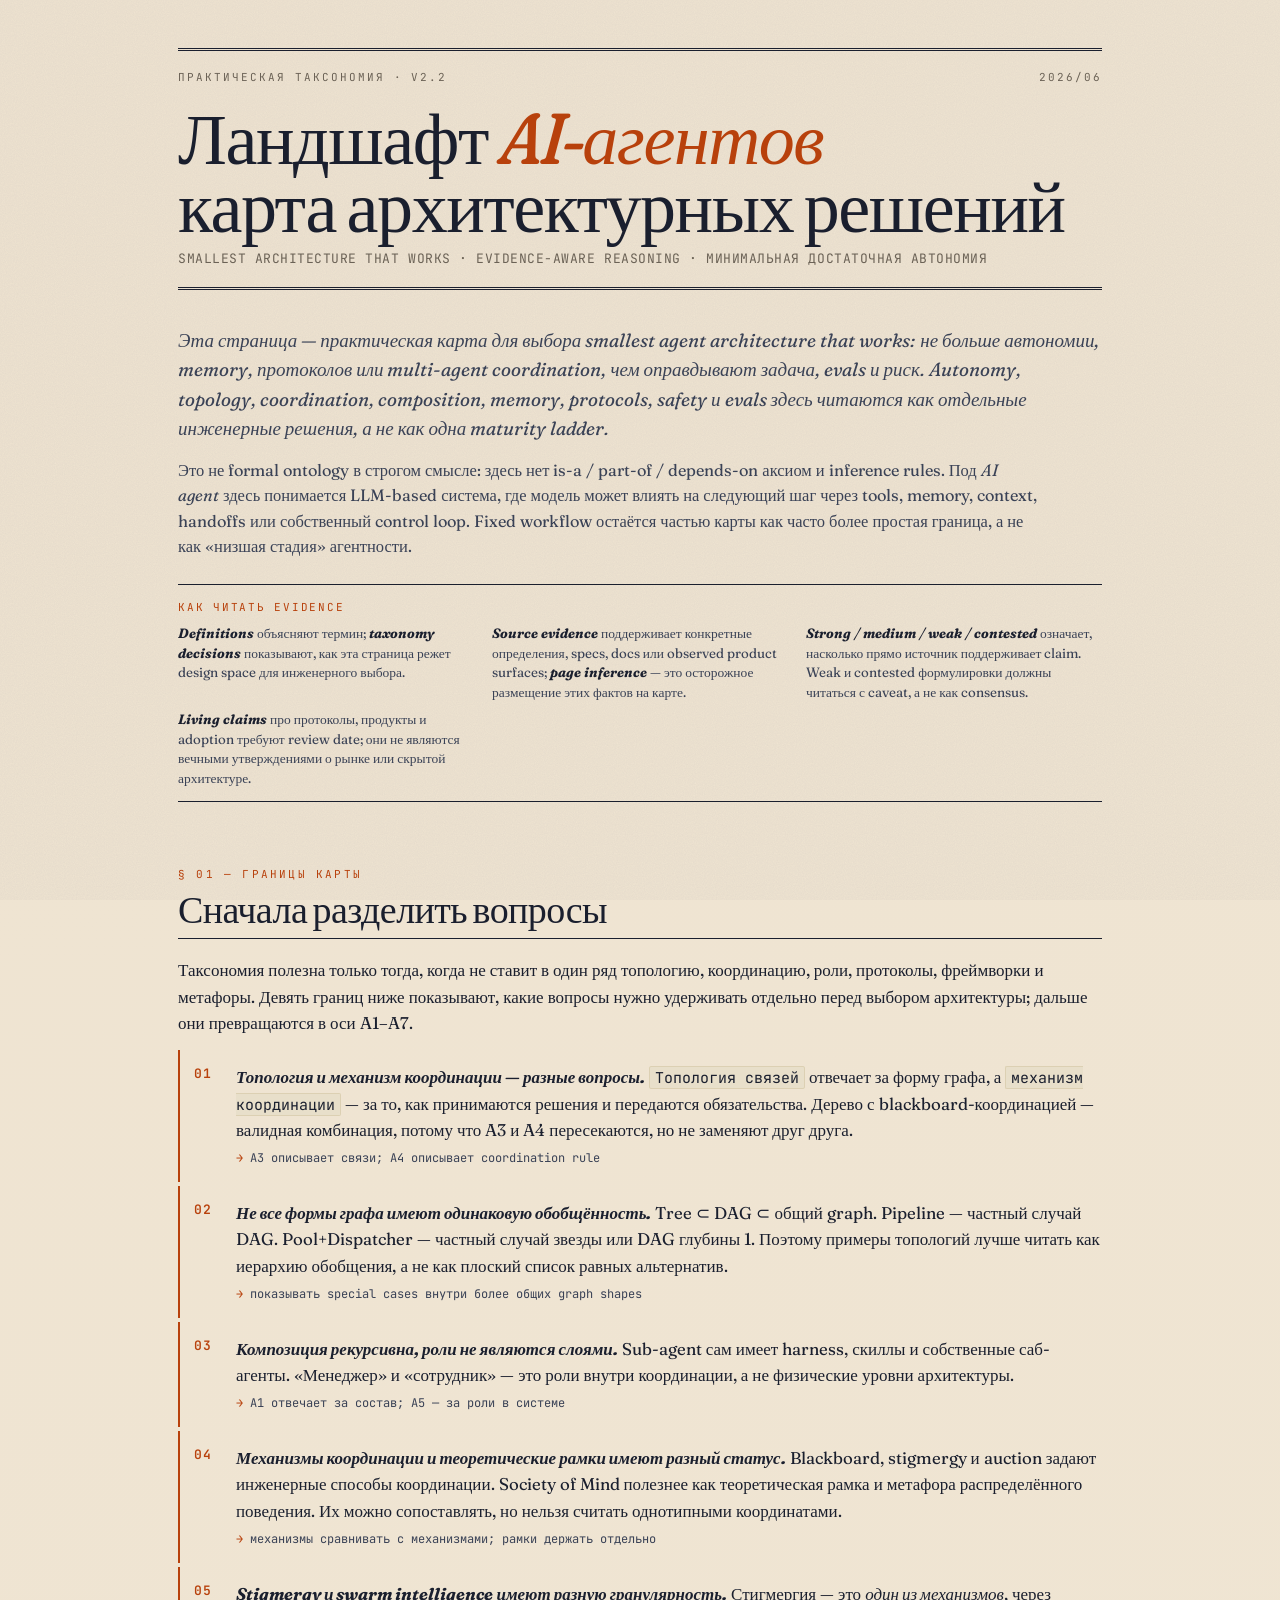
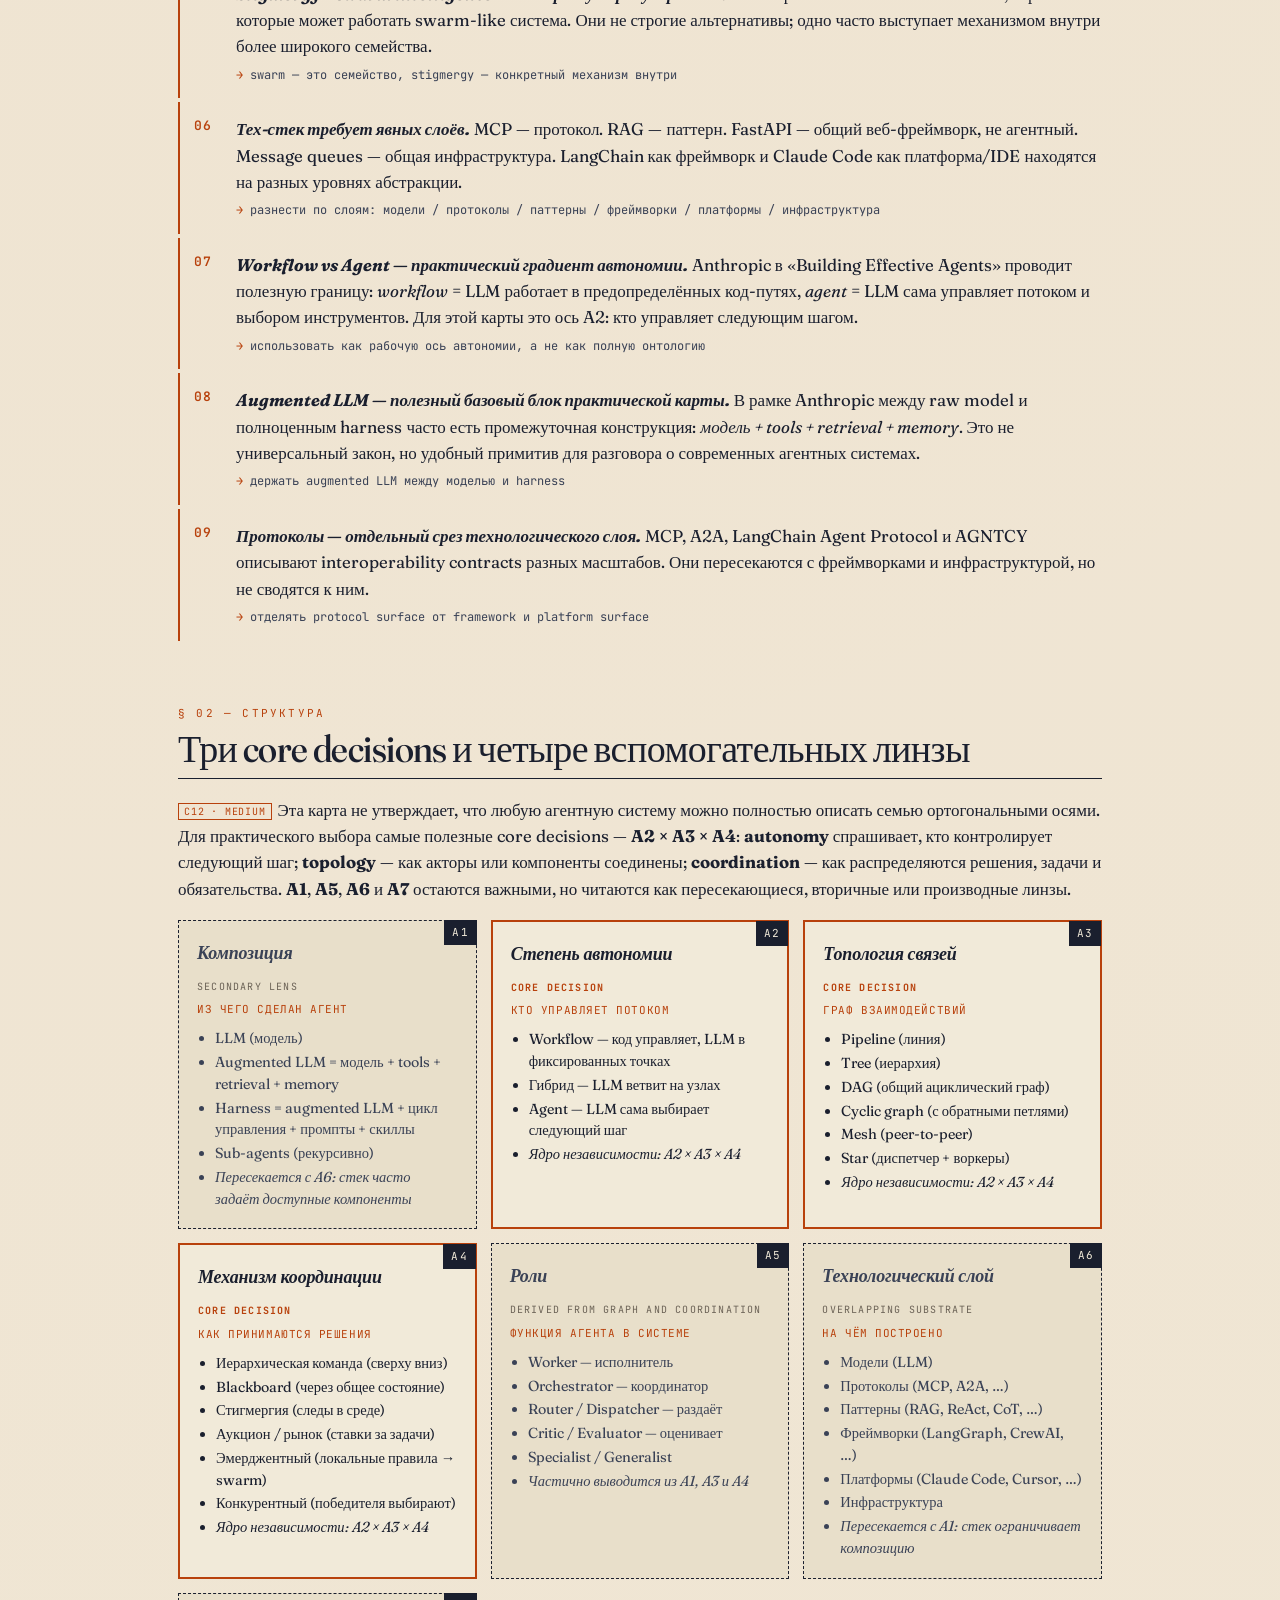
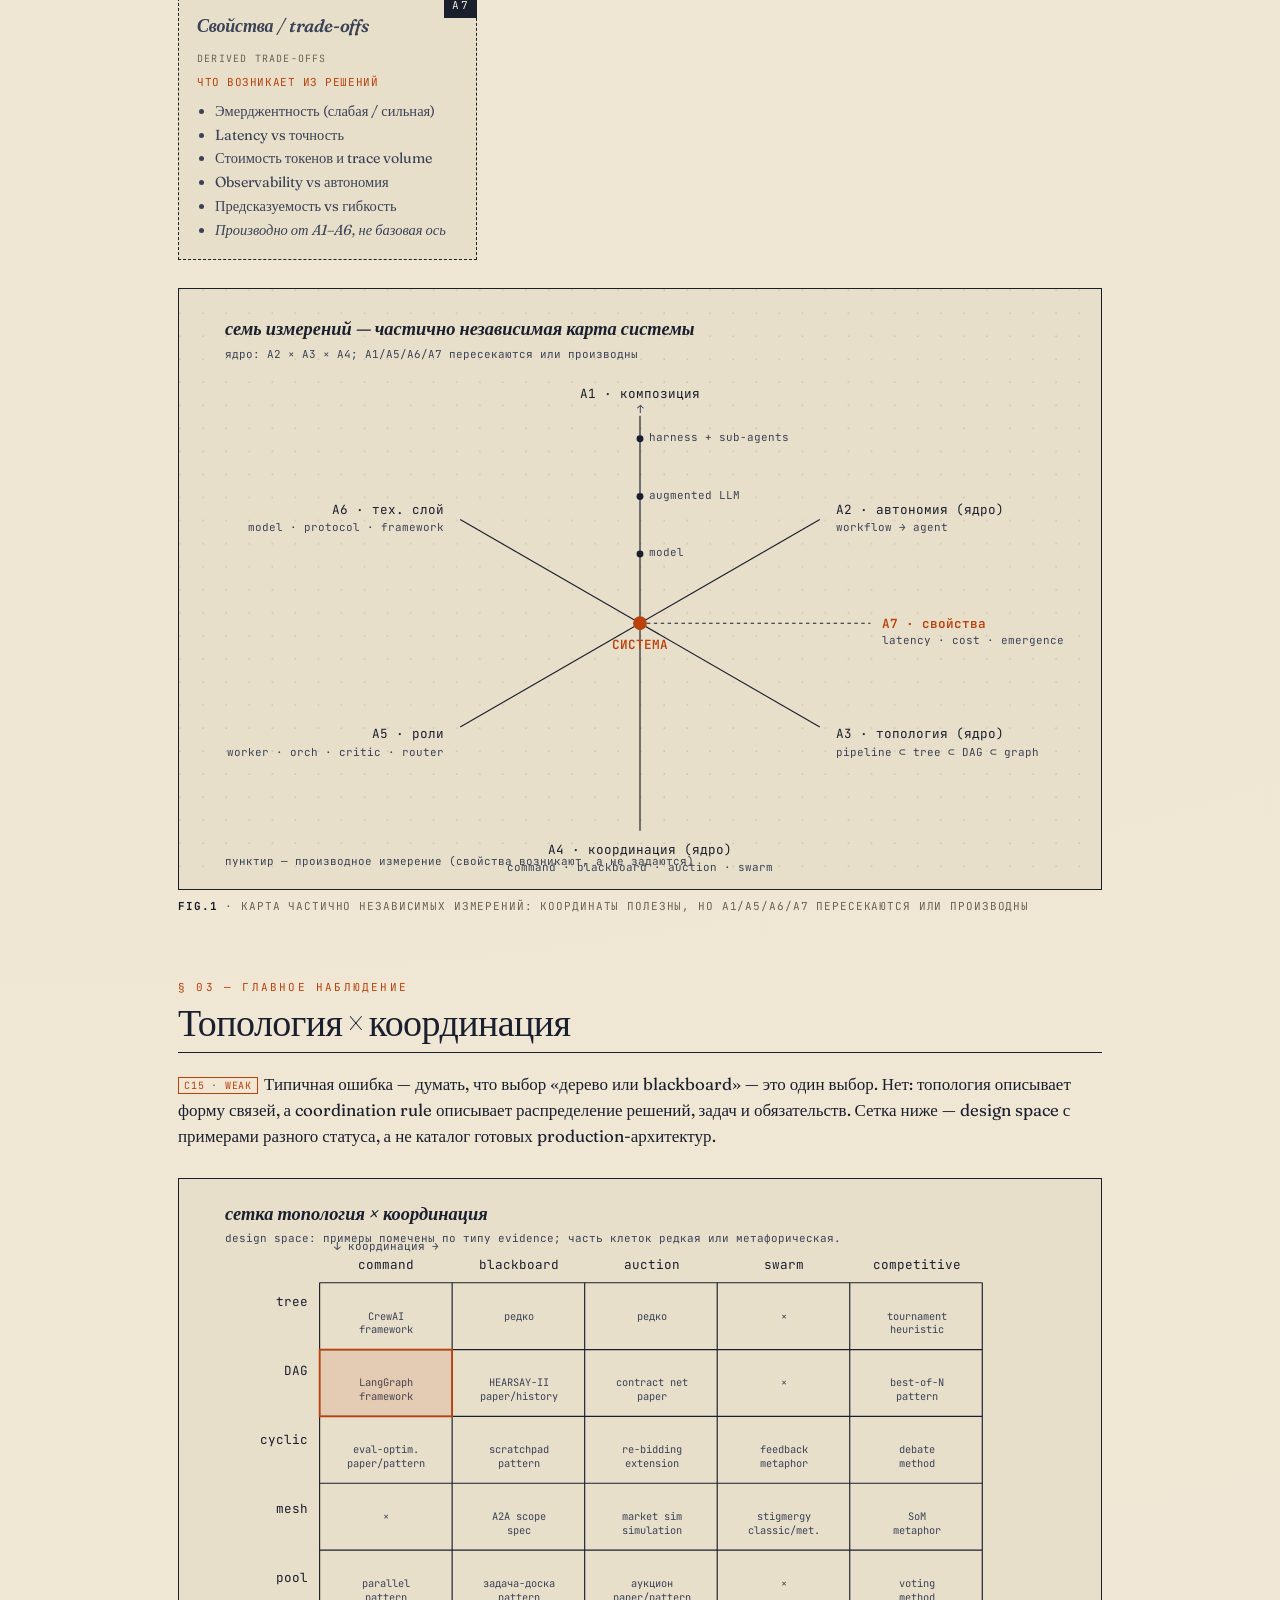
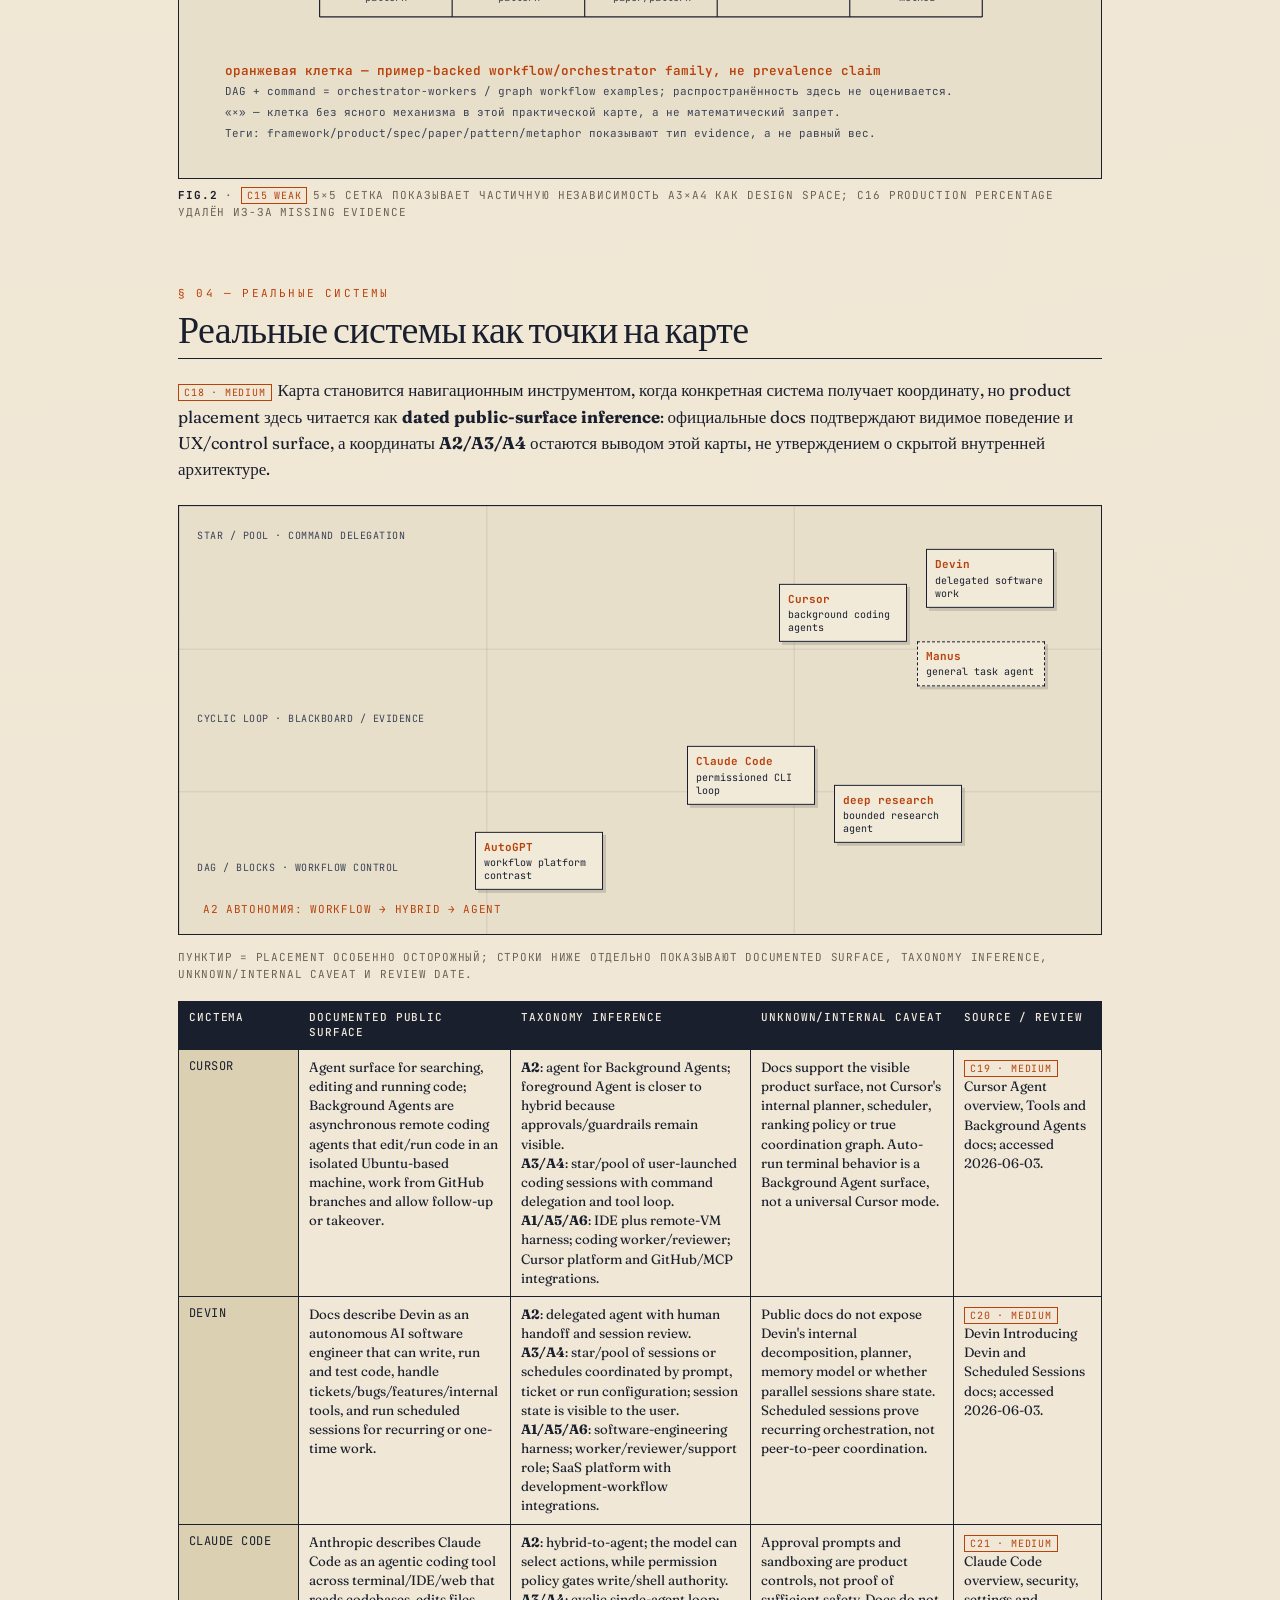
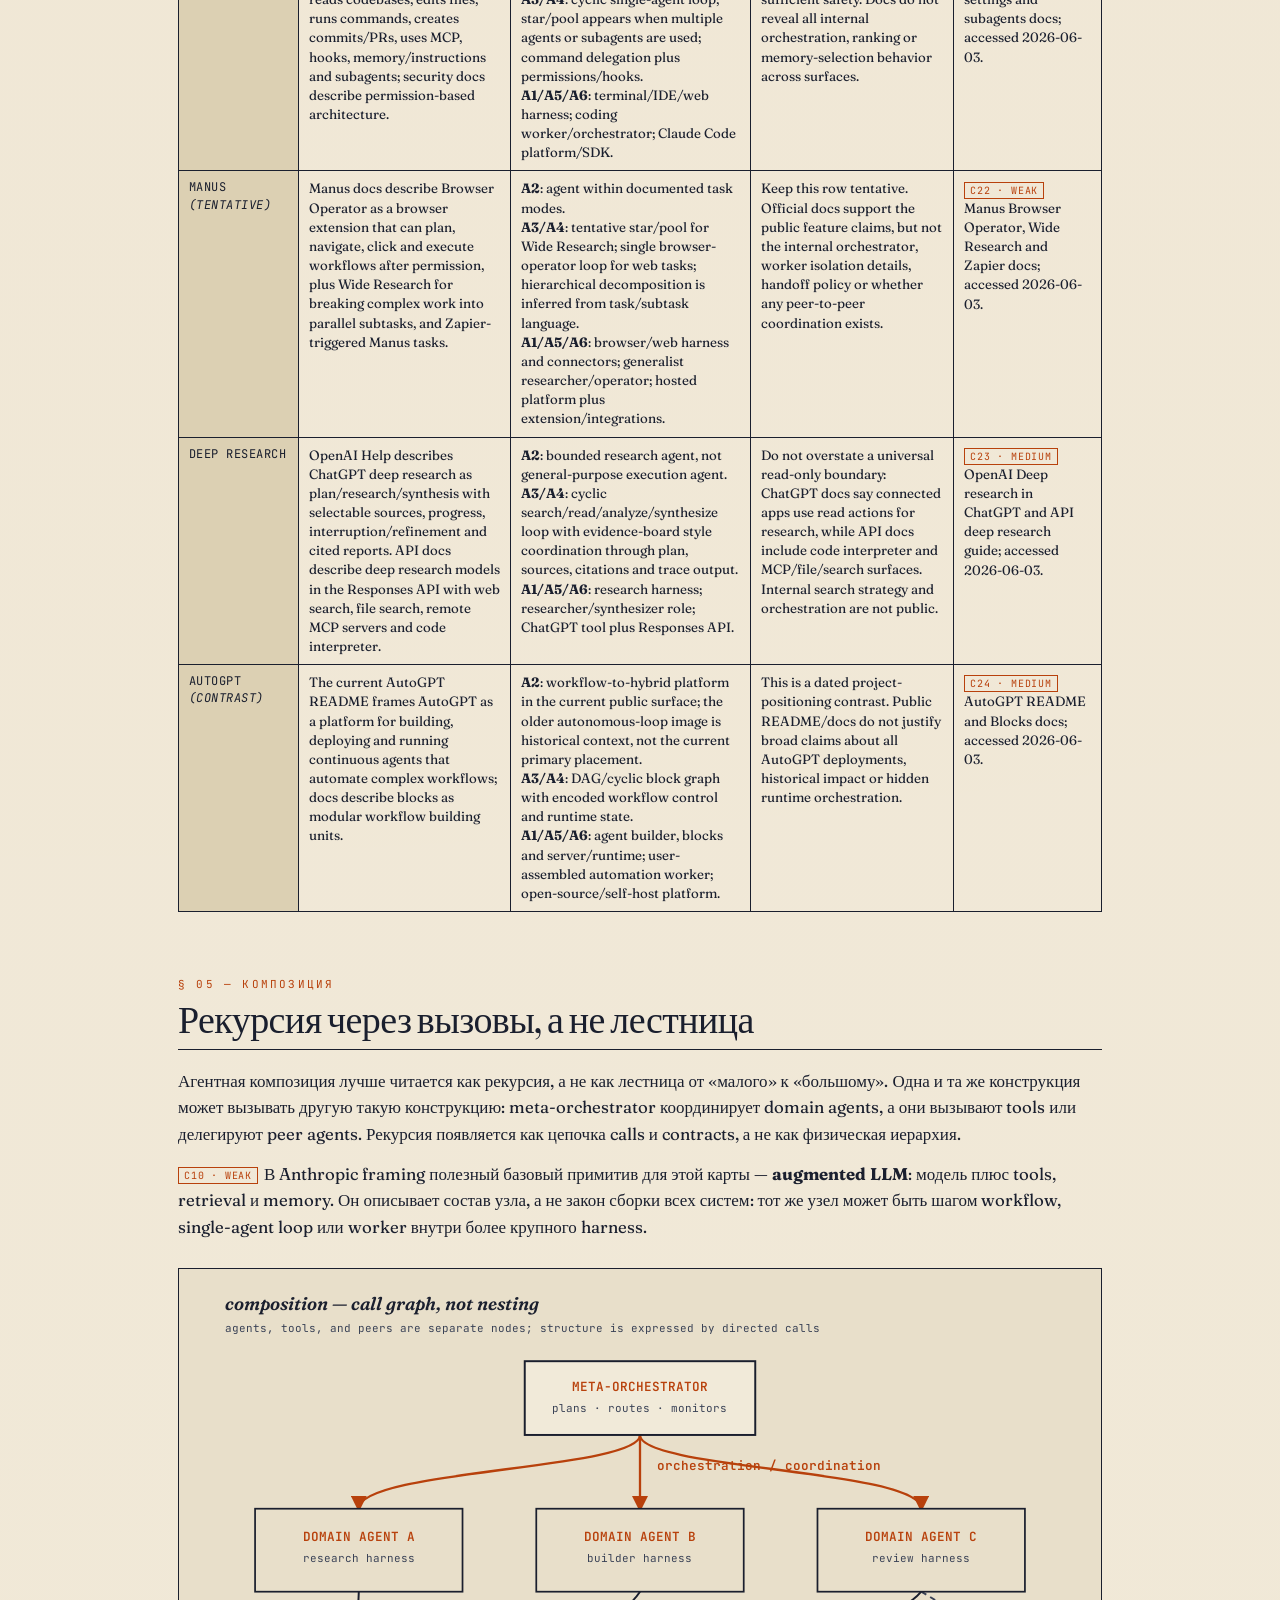
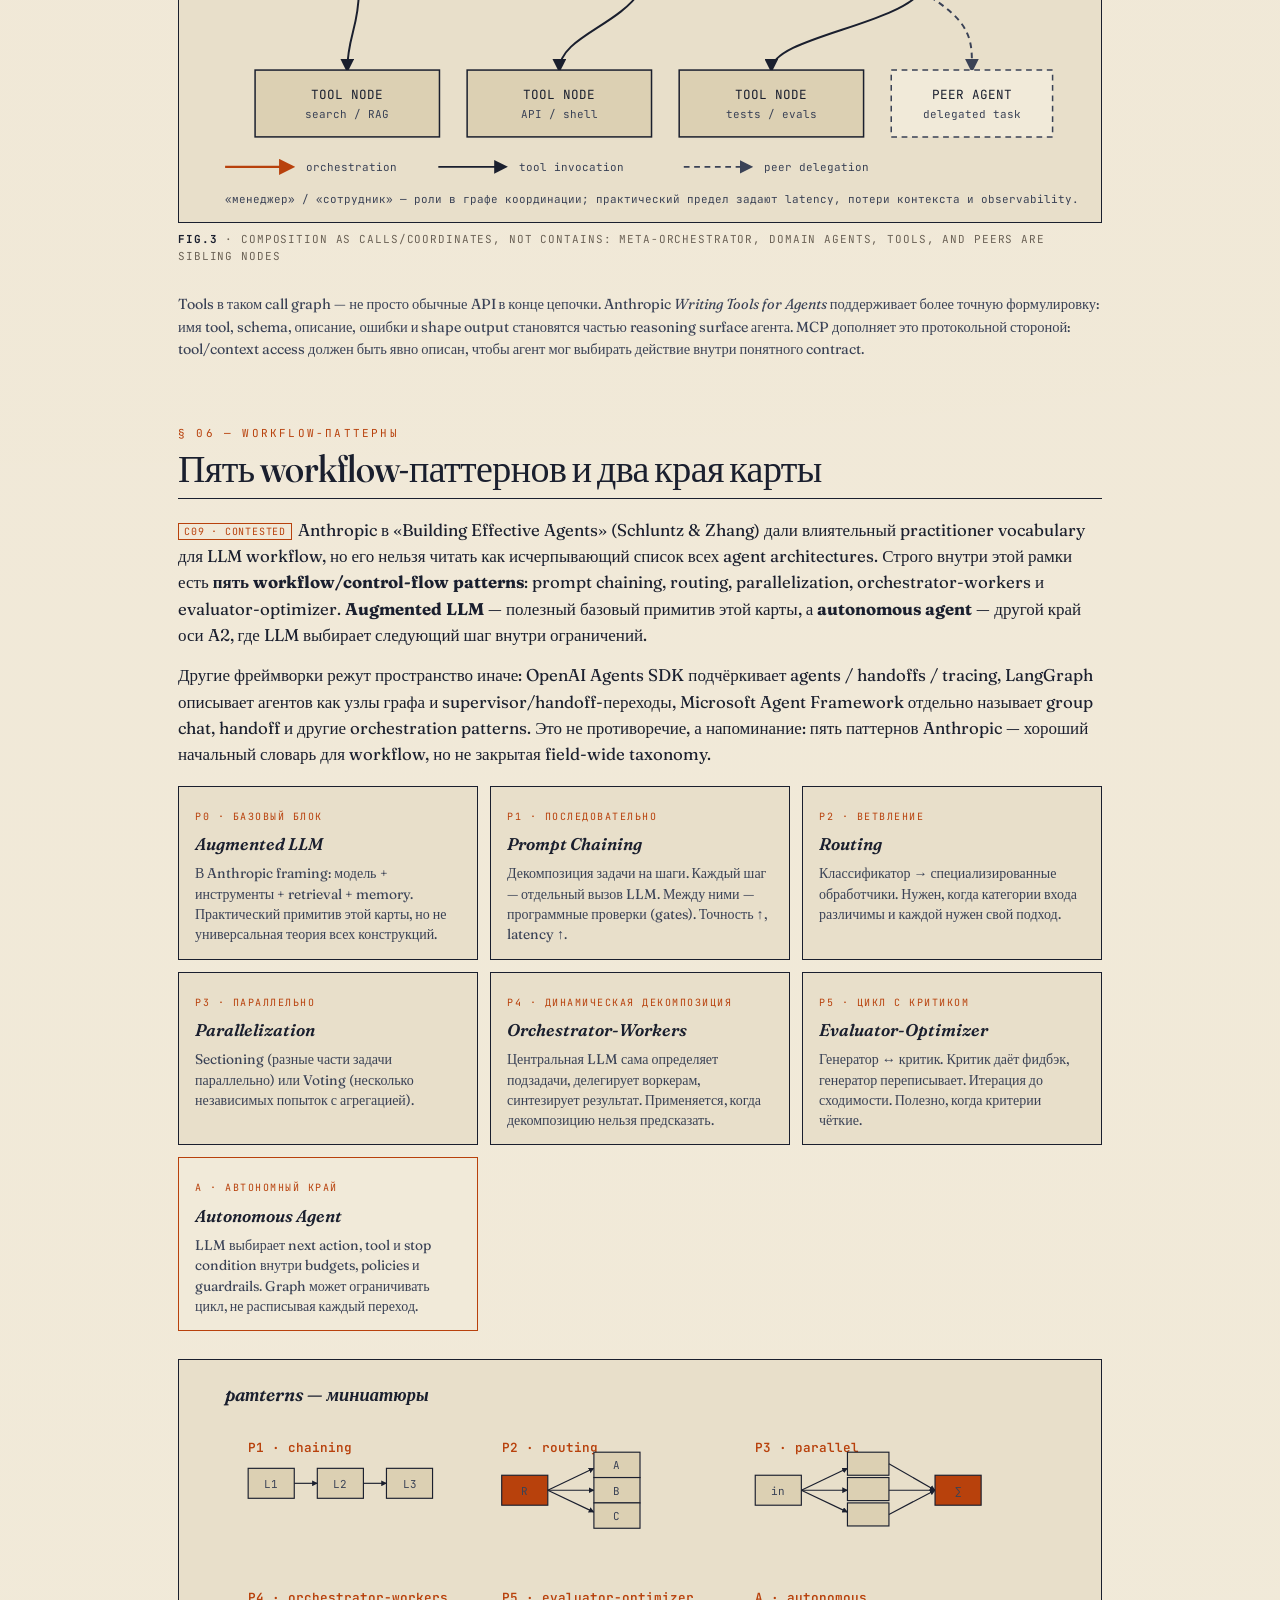
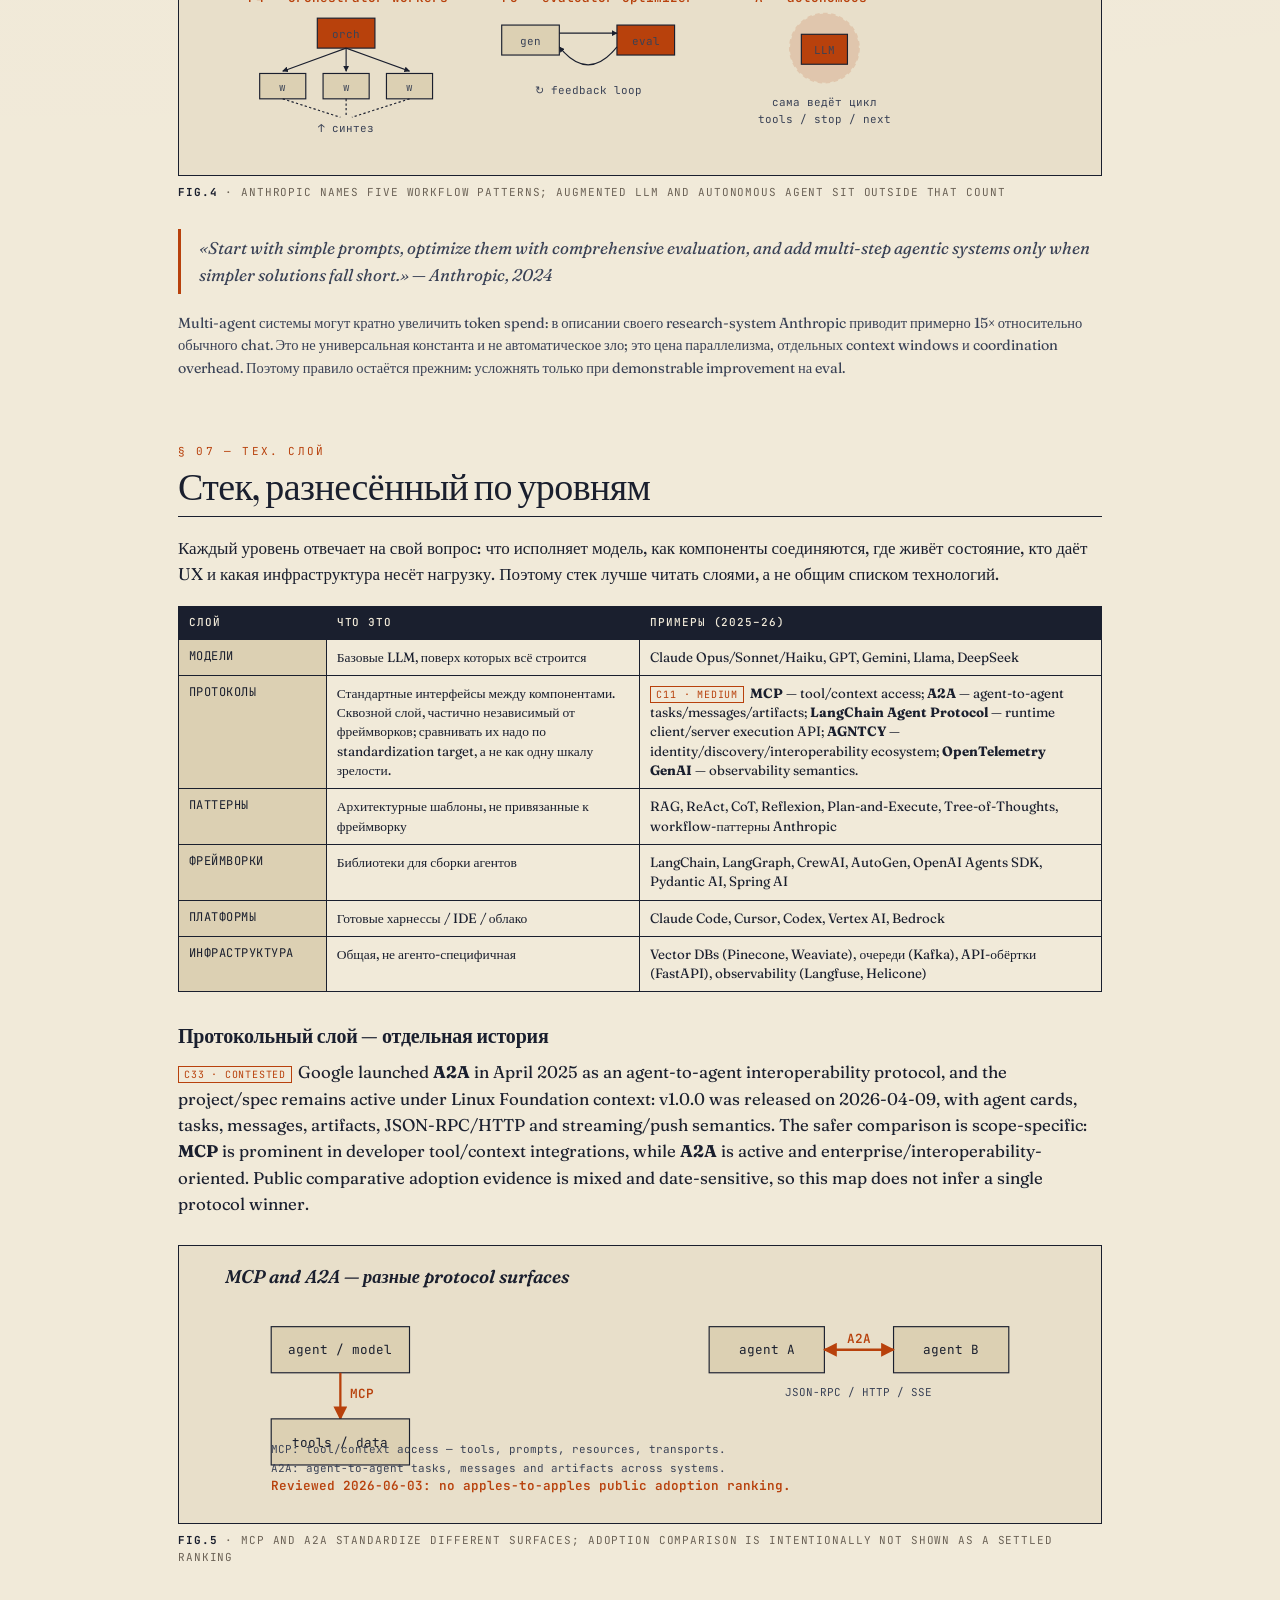
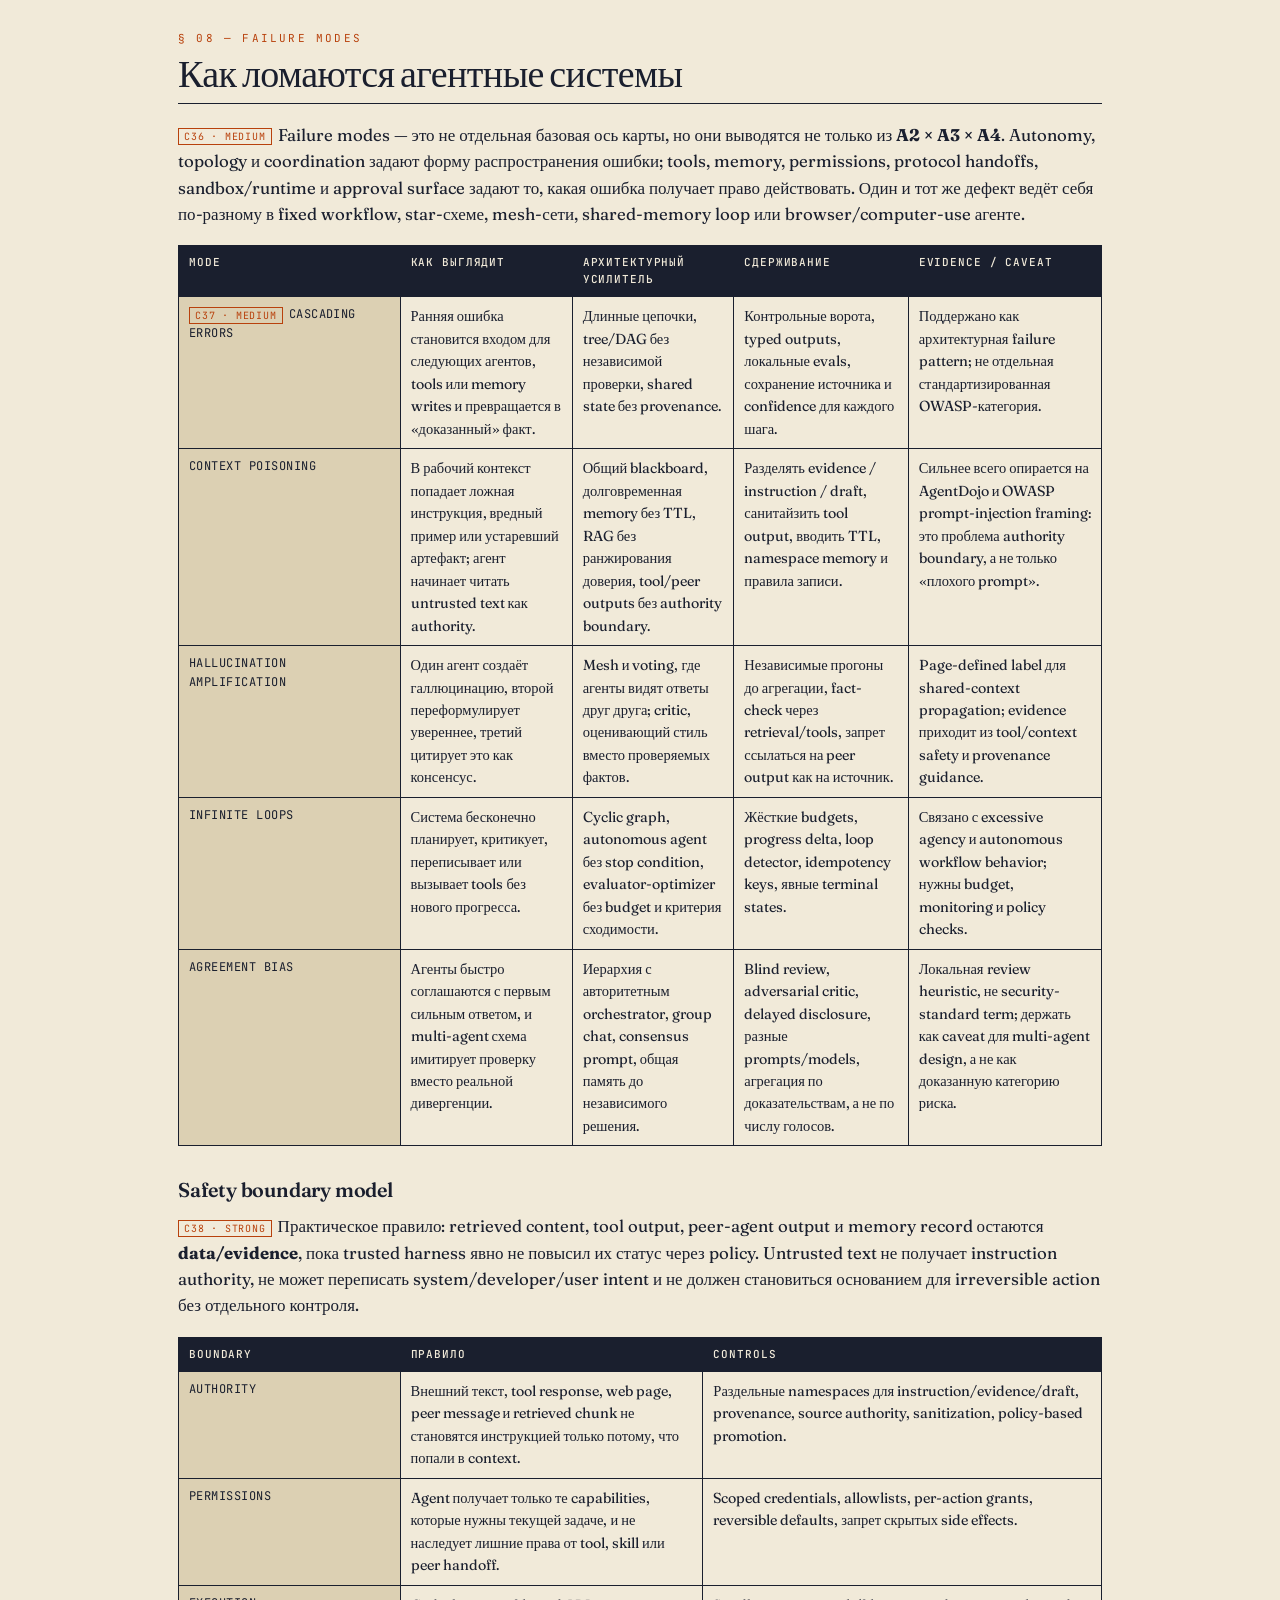
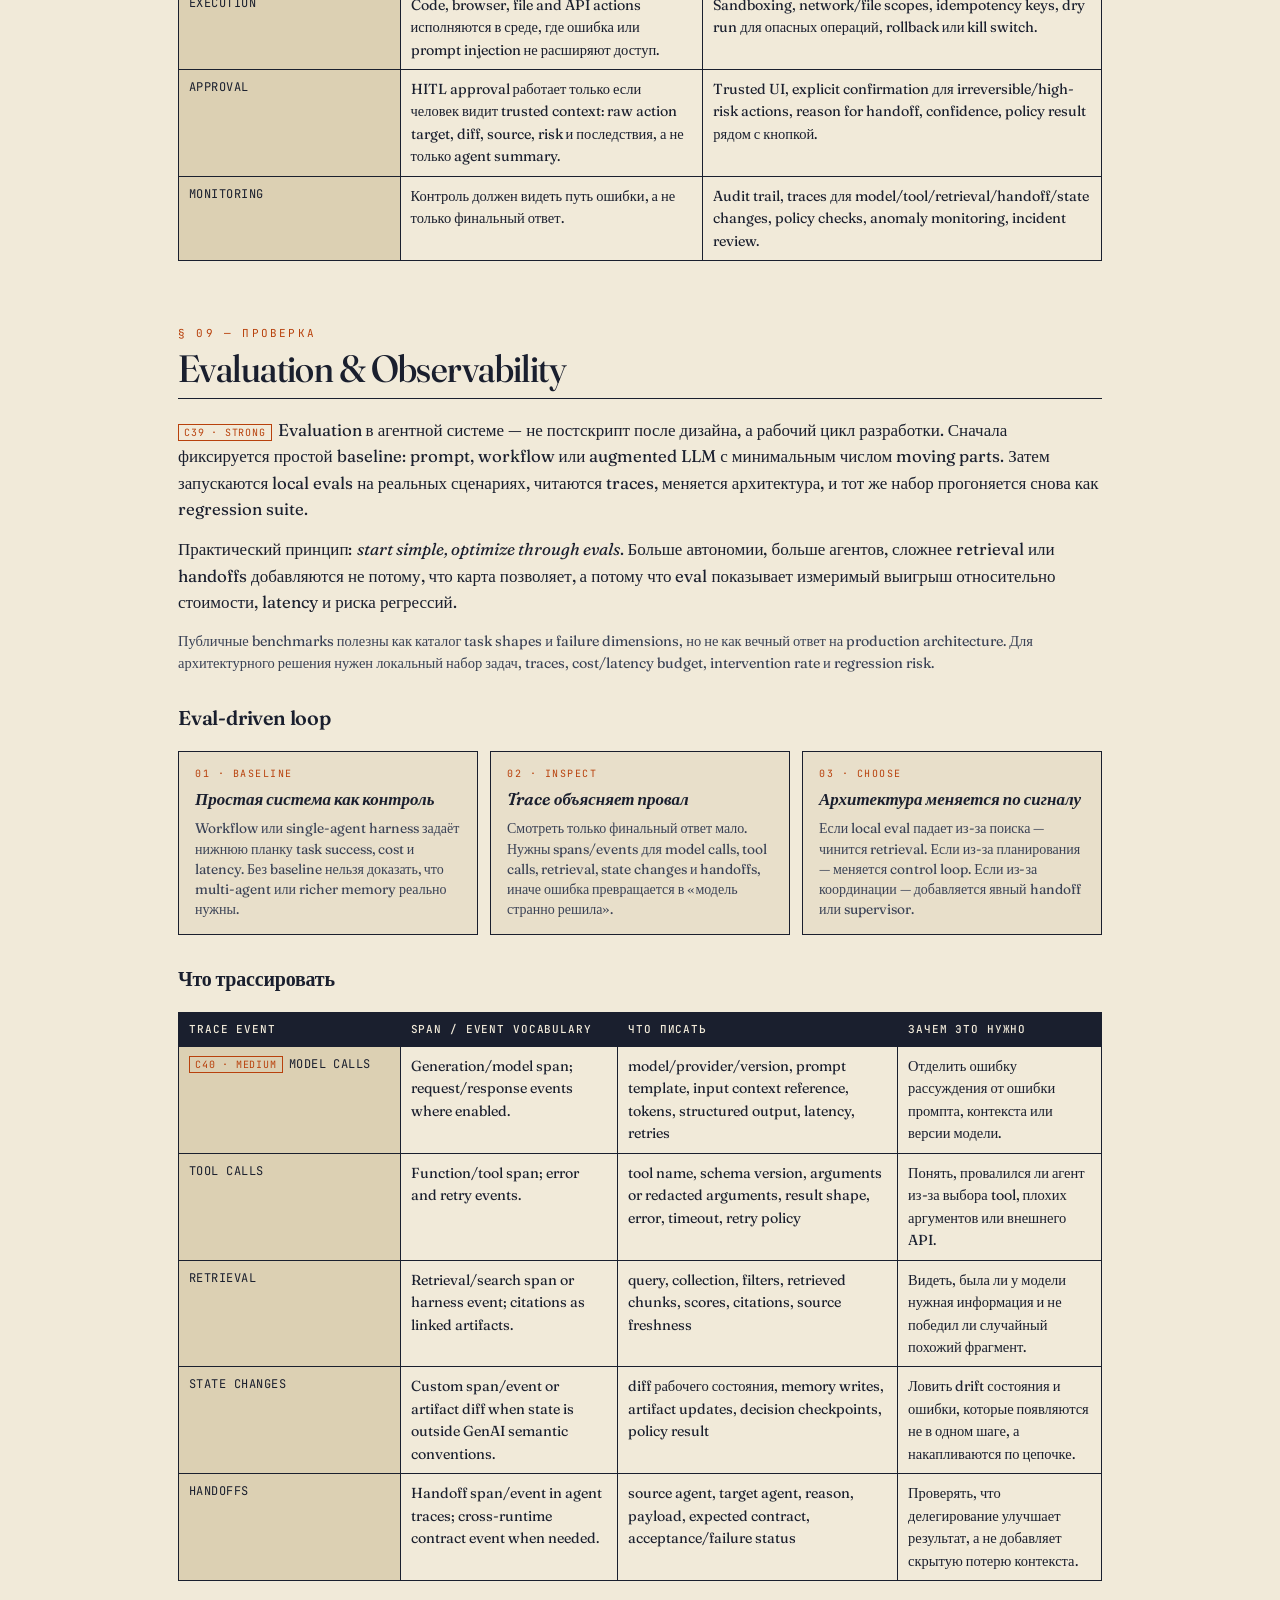
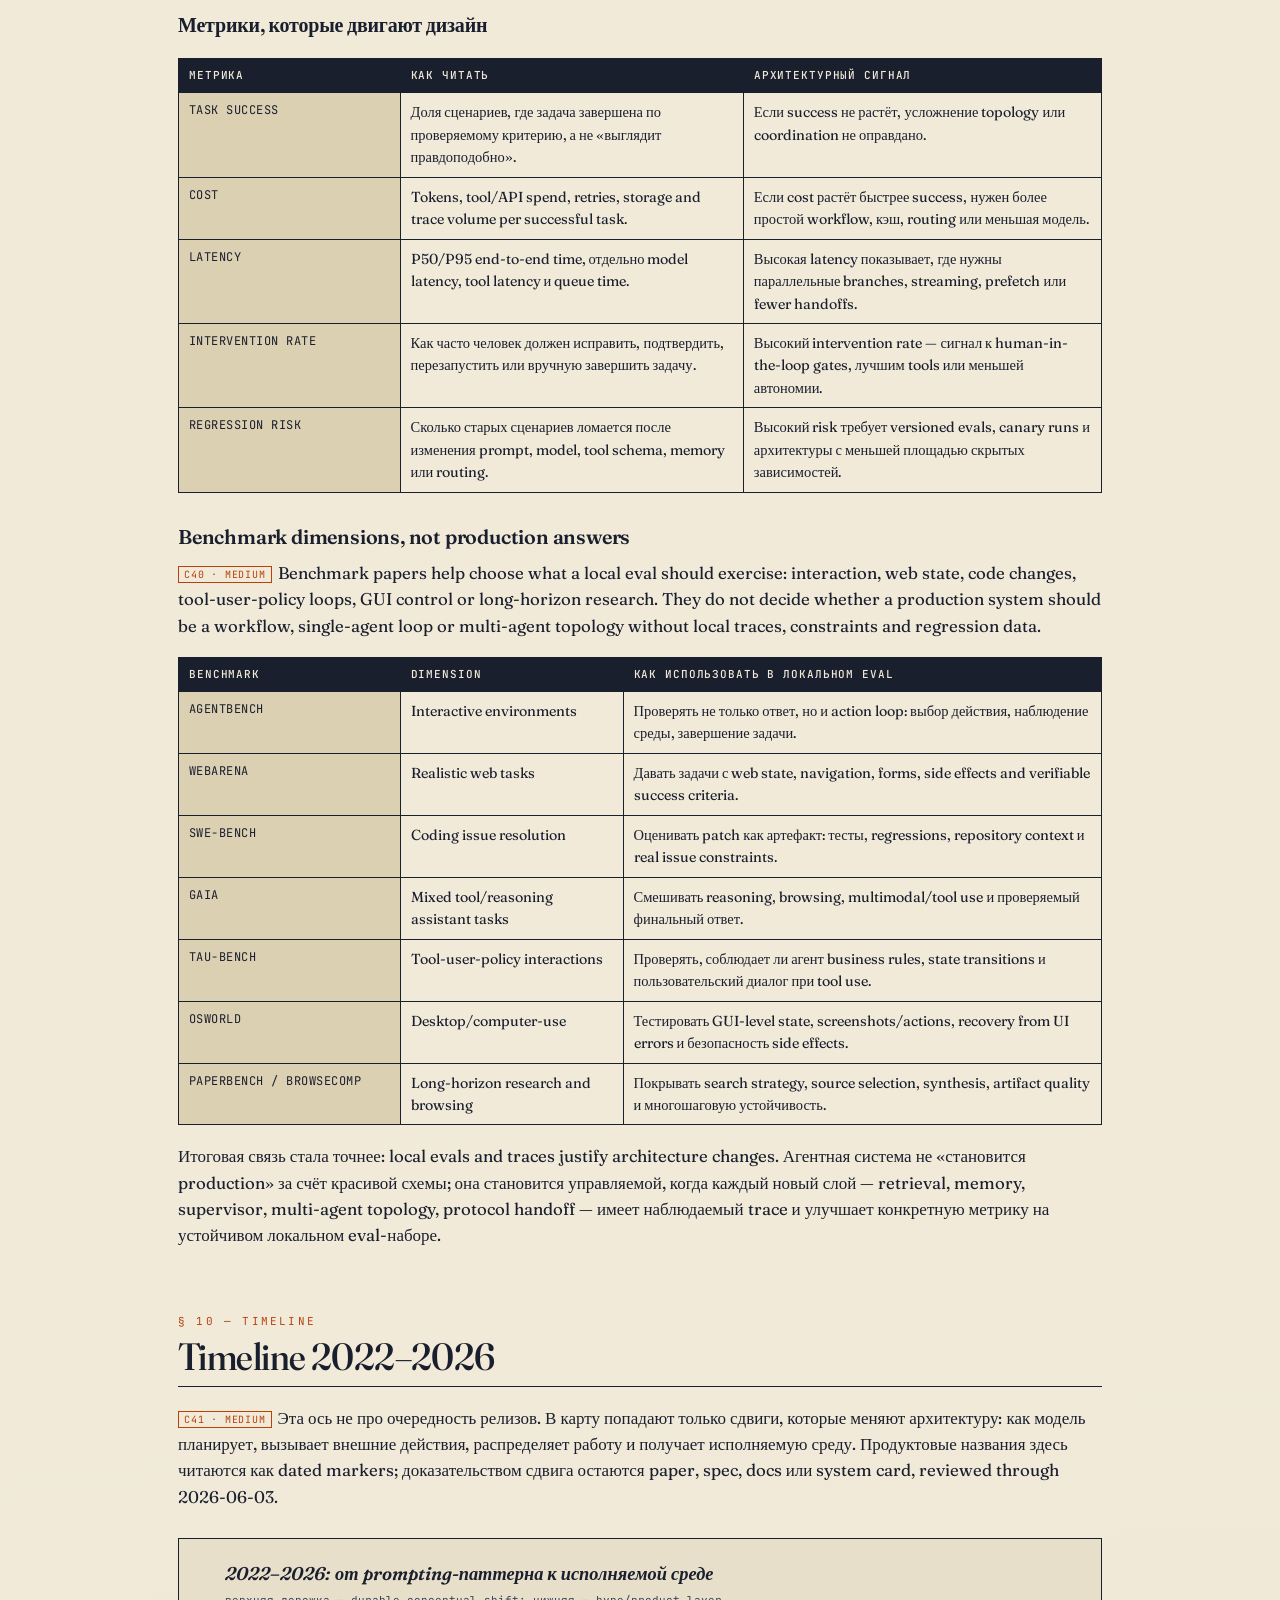
<file: agent-ontology.html>
<!doctype html>
<html lang="ru">
<head>
<meta charset="utf-8">
<meta name="viewport" content="width=device-width,initial-scale=1">
<meta http-equiv="refresh" content="0; url=./">
<title>Agent Ontology</title>
<link rel="canonical" href="./">
</head>
<body>
<script>location.replace("./");</script>
<p><a href="./">Open Agent Ontology</a></p>
</body>
</html>
</file>
<file: assets/styles.css>
:root{
    --paper:#f1ead9;
    --paper-2:#e8dfca;
    --paper-3:#dcd0b3;
    --ink:#1a1f2e;
    --ink-2:#3a4256;
    --muted:#6b6256;
    --accent:#b8410c;
    --accent-2:#7a2810;
    --rule:#1a1f2e;
  }
  *{box-sizing:border-box}
  html,body{margin:0;padding:0;background:var(--paper);color:var(--ink);}
  body{
    font-family:"Fraunces",Georgia,serif;
    font-feature-settings:"ss01","ss02","onum";
    font-variation-settings:"opsz" 32,"SOFT" 30,"WONK" 0;
    font-size:17px;line-height:1.55;
    background-image:
      radial-gradient(circle at 0% 0%, rgba(184,65,12,.04) 0, transparent 40%),
      radial-gradient(circle at 100% 100%, rgba(26,31,46,.05) 0, transparent 40%);
  }
  .grain{position:fixed;inset:0;pointer-events:none;opacity:.18;mix-blend-mode:multiply;z-index:1;
    background-image:url("data:image/svg+xml;utf8,<svg xmlns='http://www.w3.org/2000/svg' width='160' height='160'><filter id='n'><feTurbulence type='fractalNoise' baseFrequency='.9' numOctaves='2' stitchTiles='stitch'/><feColorMatrix values='0 0 0 0 0.1 0 0 0 0 0.12 0 0 0 0 0.18 0 0 0 .35 0'/></filter><rect width='100%25' height='100%25' filter='url(%23n)'/></svg>");
  }
  .wrap{max-width:980px;margin:0 auto;padding:48px 28px 120px;position:relative;z-index:2;}
  @media(max-width:640px){.wrap{padding:28px 18px 80px}}

  /* Header */
  .masthead{border-top:3px double var(--ink);border-bottom:3px double var(--ink);padding:18px 0;margin-bottom:36px;}
  .stamp{font-family:"JetBrains Mono",monospace;font-size:11px;letter-spacing:.18em;text-transform:uppercase;color:var(--muted);display:flex;justify-content:space-between;flex-wrap:wrap;gap:8px;}
  h1{
    font-family:"Fraunces",serif;font-variation-settings:"opsz" 144,"SOFT" 0,"WONK" 1;
    font-weight:500;font-size:clamp(36px,7vw,72px);line-height:.95;
    margin:18px 0 8px;letter-spacing:-.02em;
  }
  h1 em{font-style:italic;color:var(--accent);font-variation-settings:"opsz" 144,"SOFT" 100,"WONK" 1;}
  .subtitle{font-family:"JetBrains Mono",monospace;font-size:13px;letter-spacing:.04em;color:var(--muted);text-transform:uppercase;margin-top:8px}

  /* Sections */
  section{margin:64px 0 0}
  .sec-num{font-family:"JetBrains Mono",monospace;font-size:11px;letter-spacing:.2em;color:var(--accent);text-transform:uppercase;margin-bottom:6px}
  h2{
    font-family:"Fraunces",serif;font-variation-settings:"opsz" 96,"SOFT" 20,"WONK" 1;
    font-weight:500;font-size:clamp(26px,4.4vw,38px);line-height:1.1;letter-spacing:-.015em;
    margin:0 0 18px;border-bottom:1px solid var(--ink);padding-bottom:8px;
  }
  h3{
    font-family:"Fraunces",serif;font-weight:600;font-variation-settings:"opsz" 32;
    font-size:20px;margin:28px 0 8px;letter-spacing:-.01em;
  }
  p{margin:0 0 14px}
  .lead{font-size:19px;line-height:1.55;color:var(--ink-2);font-style:italic;font-variation-settings:"opsz" 32,"SOFT" 60}
  .scope{font-size:16.5px;color:var(--ink-2);max-width:860px}
  .evidence-brief{
    border-top:1px solid var(--ink);
    border-bottom:1px solid var(--ink);
    padding:14px 0 12px;
    margin:24px 0 8px;
  }
  .evidence-kicker{
    font-family:"JetBrains Mono",monospace;
    font-size:11px;
    letter-spacing:.16em;
    text-transform:uppercase;
    color:var(--accent);
    margin-bottom:8px;
  }
  .evidence-brief ul{
    list-style:none;
    padding:0;
    margin:0;
    display:grid;
    grid-template-columns:repeat(auto-fit,minmax(260px,1fr));
    gap:8px 18px;
  }
  .evidence-brief li{
    font-size:13.5px;
    line-height:1.45;
    color:var(--ink-2);
  }
  .evidence-brief b{color:var(--ink);font-style:italic}
  code,kbd,.mono{font-family:"JetBrains Mono",monospace;font-size:.88em;background:var(--paper-2);padding:1px 5px;border:1px solid var(--paper-3);border-radius:2px}

  /* Drift list */
  .drift{counter-reset:d;list-style:none;padding:0;margin:0}
  .drift li{
    counter-increment:d;
    border-left:2px solid var(--accent);
    padding:14px 0 14px 56px;margin:0 0 4px;
    position:relative;
  }
  .drift li::before{
    content:counter(d,decimal-leading-zero);
    position:absolute;left:14px;top:14px;
    font-family:"JetBrains Mono",monospace;font-size:13px;letter-spacing:.05em;
    color:var(--accent);font-weight:600;
  }
  .drift b{font-weight:700;font-style:italic;color:var(--ink)}
  .drift .fix{
    display:block;margin-top:6px;
    font-family:"JetBrains Mono",monospace;font-size:12px;
    color:var(--ink-2);
  }
  .drift .fix::before{content:"→ ";color:var(--accent);font-weight:700}

  /* Axis cards */
  .axes{display:grid;grid-template-columns:repeat(auto-fit,minmax(280px,1fr));gap:14px;margin:18px 0}
  .axis{
    background:var(--paper-2);
    border:1px solid var(--ink);
    padding:18px 18px 16px;
    position:relative;
  }
  .axis--core{
    background:var(--paper);
    border:2px solid var(--accent);
  }
  .axis--support{
    border-style:dashed;
    color:var(--ink-2);
  }
  .axis::before{
    content:attr(data-num);
    position:absolute;top:-1px;right:-1px;
    background:var(--ink);color:var(--paper);
    font-family:"JetBrains Mono",monospace;font-size:11px;letter-spacing:.1em;
    padding:4px 8px;
  }
  .axis h4{
    font-family:"Fraunces",serif;font-weight:600;font-style:italic;
    font-size:18px;margin:0 0 4px;letter-spacing:-.01em;
  }
  .axis .axis-q{font-family:"JetBrains Mono",monospace;font-size:11px;color:var(--accent);text-transform:uppercase;letter-spacing:.05em;margin-bottom:10px;display:block}
  .axis-role{
    display:inline-block;
    font-family:"JetBrains Mono",monospace;
    font-size:10px;
    letter-spacing:.12em;
    text-transform:uppercase;
    color:var(--muted);
    margin-bottom:7px;
  }
  .axis--core .axis-role{color:var(--accent);font-weight:700}
  .axis ul{margin:0;padding:0 0 0 18px;font-size:14.5px;line-height:1.5}
  .axis ul li{margin:2px 0}
  .evidence-chip{
    display:inline-block;
    font-family:"JetBrains Mono",monospace;
    font-size:10px;
    line-height:1;
    letter-spacing:.08em;
    text-transform:uppercase;
    color:var(--accent);
    border:1px solid var(--accent);
    padding:3px 5px 2px;
    margin-right:6px;
    vertical-align:middle;
  }

  /* Diagram blocks */
  figure{margin:28px 0;padding:0}
  figure svg{display:block;width:100%;height:auto;background:var(--paper-2);border:1px solid var(--ink)}
  figcaption{
    font-family:"JetBrains Mono",monospace;font-size:11px;color:var(--muted);
    text-transform:uppercase;letter-spacing:.08em;margin-top:8px;
  }
  figcaption b{color:var(--ink)}

  /* Pattern grid */
  .patterns{display:grid;grid-template-columns:repeat(auto-fit,minmax(260px,1fr));gap:12px;margin:18px 0}
  .pat{border:1px solid var(--ink);background:var(--paper-2);padding:14px 16px}
  .pat .ptag{font-family:"JetBrains Mono",monospace;font-size:10px;letter-spacing:.15em;color:var(--accent);text-transform:uppercase}
  .pat h4{font-family:"Fraunces",serif;font-weight:600;font-size:17px;margin:4px 0 6px;font-style:italic}
  .pat p{margin:0;font-size:14px;line-height:1.45;color:var(--ink-2)}
  .pat--highlight{border-color:var(--accent);background:var(--paper)}
  .pat--highlight .ptag{color:var(--accent)}

  /* Stack table */
  .stack{width:100%;border-collapse:collapse;margin:18px 0;font-size:14.5px}
  .stack th,.stack td{border:1px solid var(--ink);padding:8px 10px;text-align:left;vertical-align:top}
  .stack th{background:var(--ink);color:var(--paper);font-family:"JetBrains Mono",monospace;font-size:11px;letter-spacing:.08em;text-transform:uppercase;font-weight:500}
  .stack td:first-child{background:var(--paper-3);font-family:"JetBrains Mono",monospace;font-size:12px;letter-spacing:.04em;text-transform:uppercase;width:24%}
  .product-table{font-size:13.5px;line-height:1.42}
  .product-table td:first-child{width:13%}
  .product-table td:nth-child(2){width:23%}
  .product-table td:nth-child(3){width:26%}
  .product-table td:nth-child(4){width:22%}
  .product-table td:nth-child(5){width:16%}
  .timeline-table{font-size:13.5px;line-height:1.43}
  .timeline-table td:first-child{width:15%}
  .timeline-table td:nth-child(2){width:28%}
  .timeline-table td:nth-child(3){width:31%}
  .timeline-table td:nth-child(4){width:26%}
  .decision-table,.update-policy-table{font-size:13.5px;line-height:1.43}
  .decision-table td:first-child{width:16%}
  .decision-table td:nth-child(2){width:28%}
  .decision-table td:nth-child(3){width:28%}
  .decision-table td:nth-child(4){width:28%}
  .update-policy-table td:first-child{width:20%}
  .update-policy-table td:nth-child(2){width:32%}
  .update-policy-table td:nth-child(3){width:23%}
  .update-policy-table td:nth-child(4){width:25%}
  .stack-layer-table,.anti-pattern-table,.mas-transfer-table{font-size:13.5px;line-height:1.43}
  .stack-layer-table td:first-child{width:16%}
  .stack-layer-table td:nth-child(2){width:34%}
  .stack-layer-table td:nth-child(3){width:50%}
  .anti-pattern-table td:first-child{width:18%}
  .anti-pattern-table td:nth-child(2){width:27%}
  .anti-pattern-table td:nth-child(3){width:25%}
  .anti-pattern-table td:nth-child(4){width:30%}
  .mas-transfer-table td:first-child{width:22%}
  .mas-transfer-table td:nth-child(2){width:39%}
  .mas-transfer-table td:nth-child(3){width:39%}
  @media(max-width:560px){
    .stack td:first-child{width:32%;font-size:11px}
    .stack td,.stack th{padding:6px 7px;font-size:13px}
  }
  @media(max-width:640px){
    .safety-table{
      border:0;
      display:block;
    }
    .safety-table thead{
      display:none;
    }
    .safety-table tbody,
    .safety-table tr,
    .safety-table td{
      display:block;
      width:100%;
    }
    .safety-table tr{
      border:1px solid var(--ink);
      margin:0 0 10px;
      background:var(--paper-2);
    }
    .safety-table td{
      border:0;
      border-top:1px solid rgba(26,31,46,.28);
      padding:8px 9px;
    }
    .safety-table td:first-child{
      border-top:0;
      background:var(--ink);
      color:var(--paper);
      font-size:11px;
      width:100%;
    }
    .safety-table td::before{
      content:"";
      display:block;
      font-family:"JetBrains Mono",monospace;
      font-size:10px;
      letter-spacing:.08em;
      text-transform:uppercase;
      color:var(--accent);
      margin-bottom:3px;
    }
    .safety-table td:first-child::before{
      color:var(--paper-3);
    }
    .failure-mode-table td:nth-child(1)::before{content:"Mode"}
    .failure-mode-table td:nth-child(2)::before{content:"Как выглядит"}
    .failure-mode-table td:nth-child(3)::before{content:"Усилитель"}
    .failure-mode-table td:nth-child(4)::before{content:"Сдерживание"}
    .failure-mode-table td:nth-child(5)::before{content:"Evidence / caveat"}
    .safety-boundary-table td:nth-child(1)::before{content:"Boundary"}
    .safety-boundary-table td:nth-child(2)::before{content:"Правило"}
    .safety-boundary-table td:nth-child(3)::before{content:"Controls"}

    .memory-table{
      border:0;
      display:block;
    }
    .memory-table thead{
      display:none;
    }
    .memory-table tbody,
    .memory-table tr,
    .memory-table td{
      display:block;
      width:100%;
    }
    .memory-table tr{
      border:1px solid var(--ink);
      margin:0 0 10px;
      background:var(--paper-2);
    }
    .memory-table td{
      border:0;
      border-top:1px solid rgba(26,31,46,.28);
      padding:8px 9px;
    }
    .memory-table td:first-child{
      border-top:0;
      background:var(--ink);
      color:var(--paper);
      font-size:11px;
      width:100%;
    }
    .memory-table td::before{
      content:"";
      display:block;
      font-family:"JetBrains Mono",monospace;
      font-size:10px;
      letter-spacing:.08em;
      text-transform:uppercase;
      color:var(--accent);
      margin-bottom:3px;
    }
    .memory-table td:first-child::before{
      color:var(--paper-3);
    }
    .memory-type-table td:nth-child(1)::before{content:"Тип"}
    .memory-type-table td:nth-child(2)::before{content:"Что хранит"}
    .memory-type-table td:nth-child(3)::before{content:"Mapping"}
    .memory-type-table td:nth-child(4)::before{content:"Caveat / policy"}
    .memory-boundary-table td:nth-child(1)::before{content:"Механизм"}
    .memory-boundary-table td:nth-child(2)::before{content:"Чем является"}
    .memory-boundary-table td:nth-child(3)::before{content:"Граница memory"}

    .eval-table{
      border:0;
      display:block;
    }
    .eval-table thead{
      display:none;
    }
    .eval-table tbody,
    .eval-table tr,
    .eval-table td{
      display:block;
      width:100%;
    }
    .eval-table tr{
      border:1px solid var(--ink);
      margin:0 0 10px;
      background:var(--paper-2);
    }
    .eval-table td{
      border:0;
      border-top:1px solid rgba(26,31,46,.28);
      padding:8px 9px;
    }
    .eval-table td:first-child{
      border-top:0;
      background:var(--ink);
      color:var(--paper);
      font-size:11px;
      width:100%;
    }
    .eval-table td::before{
      content:"";
      display:block;
      font-family:"JetBrains Mono",monospace;
      font-size:10px;
      letter-spacing:.08em;
      text-transform:uppercase;
      color:var(--accent);
      margin-bottom:3px;
    }
    .eval-table td:first-child::before{
      color:var(--paper-3);
    }
    .eval-trace-table td:nth-child(1)::before{content:"Trace event"}
    .eval-trace-table td:nth-child(2)::before{content:"Span / event"}
    .eval-trace-table td:nth-child(3)::before{content:"Что писать"}
    .eval-trace-table td:nth-child(4)::before{content:"Зачем"}
    .eval-metric-table td:nth-child(1)::before{content:"Метрика"}
    .eval-metric-table td:nth-child(2)::before{content:"Как читать"}
    .eval-metric-table td:nth-child(3)::before{content:"Сигнал"}
    .benchmark-table td:nth-child(1)::before{content:"Benchmark"}
    .benchmark-table td:nth-child(2)::before{content:"Dimension"}
    .benchmark-table td:nth-child(3)::before{content:"Local eval use"}

    .timeline-table{
      border:0;
      display:block;
    }
    .timeline-table thead{
      display:none;
    }
    .timeline-table tbody,
    .timeline-table tr,
    .timeline-table td{
      display:block;
      width:100%;
    }
    .timeline-table tr{
      border:1px solid var(--ink);
      margin:0 0 10px;
      background:var(--paper-2);
    }
    .timeline-table td{
      border:0;
      border-top:1px solid rgba(26,31,46,.28);
      padding:8px 9px;
    }
    .timeline-table td:first-child{
      border-top:0;
      background:var(--ink);
      color:var(--paper);
      font-size:11px;
      width:100%;
    }
    .timeline-table td::before{
      content:"";
      display:block;
      font-family:"JetBrains Mono",monospace;
      font-size:10px;
      letter-spacing:.08em;
      text-transform:uppercase;
      color:var(--accent);
      margin-bottom:3px;
    }
    .timeline-table td:first-child::before{
      color:var(--paper-3);
    }
    .timeline-table td:nth-child(1)::before{content:"Milestone"}
    .timeline-table td:nth-child(2)::before{content:"Source evidence"}
    .timeline-table td:nth-child(3)::before{content:"Architectural reason"}
    .timeline-table td:nth-child(4)::before{content:"Limit / non-claim"}

    .product-table{
      border:0;
      display:block;
    }
    .product-table thead{
      display:none;
    }
    .product-table tbody,
    .product-table tr,
    .product-table td{
      display:block;
      width:100%;
    }
    .product-table tr{
      border:1px solid var(--ink);
      margin:0 0 10px;
      background:var(--paper-2);
    }
    .product-table td{
      border:0;
      border-top:1px solid rgba(26,31,46,.28);
      padding:8px 9px;
    }
    .product-table td:first-child{
      border-top:0;
      background:var(--ink);
      color:var(--paper);
      font-size:11px;
      width:100%;
    }
    .product-table td::before{
      content:"";
      display:block;
      font-family:"JetBrains Mono",monospace;
      font-size:10px;
      letter-spacing:.08em;
      text-transform:uppercase;
      color:var(--accent);
      margin-bottom:3px;
    }
    .product-table td:first-child::before{
      color:var(--paper-3);
    }
    .product-table td:nth-child(1)::before{content:"System"}
    .product-table td:nth-child(2)::before{content:"Documented surface"}
    .product-table td:nth-child(3)::before{content:"Taxonomy inference"}
    .product-table td:nth-child(4)::before{content:"Unknown / caveat"}
    .product-table td:nth-child(5)::before{content:"Source / review"}

    .decision-table,
    .update-policy-table{
      border:0;
      display:block;
    }
    .decision-table thead,
    .update-policy-table thead{
      display:none;
    }
    .decision-table tbody,
    .decision-table tr,
    .decision-table td,
    .update-policy-table tbody,
    .update-policy-table tr,
    .update-policy-table td{
      display:block;
      width:100%;
    }
    .decision-table tr,
    .update-policy-table tr{
      border:1px solid var(--ink);
      margin:0 0 10px;
      background:var(--paper-2);
    }
    .decision-table td,
    .update-policy-table td{
      border:0;
      border-top:1px solid rgba(26,31,46,.28);
      padding:8px 9px;
    }
    .decision-table td:first-child,
    .update-policy-table td:first-child{
      border-top:0;
      background:var(--ink);
      color:var(--paper);
      font-size:11px;
      width:100%;
    }
    .decision-table td::before,
    .update-policy-table td::before{
      content:"";
      display:block;
      font-family:"JetBrains Mono",monospace;
      font-size:10px;
      letter-spacing:.08em;
      text-transform:uppercase;
      color:var(--accent);
      margin-bottom:3px;
    }
    .decision-table td:first-child::before,
    .update-policy-table td:first-child::before{
      color:var(--paper-3);
    }
    .decision-table td:nth-child(1)::before{content:"Step"}
    .decision-table td:nth-child(2)::before{content:"Когда переходить"}
    .decision-table td:nth-child(3)::before{content:"Что строить"}
    .decision-table td:nth-child(4)::before{content:"Контроль"}
    .update-policy-table td:nth-child(1)::before{content:"New evidence"}
    .update-policy-table td:nth-child(2)::before{content:"Before page copy"}
    .update-policy-table td:nth-child(3)::before{content:"Update"}
    .update-policy-table td:nth-child(4)::before{content:"Claim strength"}

    .stack-layer-table,
    .anti-pattern-table,
    .mas-transfer-table{
      border:0;
      display:block;
    }
    .stack-layer-table thead,
    .anti-pattern-table thead,
    .mas-transfer-table thead{
      display:none;
    }
    .stack-layer-table tbody,
    .stack-layer-table tr,
    .stack-layer-table td,
    .anti-pattern-table tbody,
    .anti-pattern-table tr,
    .anti-pattern-table td,
    .mas-transfer-table tbody,
    .mas-transfer-table tr,
    .mas-transfer-table td{
      display:block;
      width:100%;
    }
    .stack-layer-table tr,
    .anti-pattern-table tr,
    .mas-transfer-table tr{
      border:1px solid var(--ink);
      margin:0 0 10px;
      background:var(--paper-2);
    }
    .stack-layer-table td,
    .anti-pattern-table td,
    .mas-transfer-table td{
      border:0;
      border-top:1px solid rgba(26,31,46,.28);
      padding:8px 9px;
    }
    .stack-layer-table td:first-child,
    .anti-pattern-table td:first-child,
    .mas-transfer-table td:first-child{
      border-top:0;
      background:var(--ink);
      color:var(--paper);
      font-size:11px;
      width:100%;
    }
    .stack-layer-table td::before,
    .anti-pattern-table td::before,
    .mas-transfer-table td::before{
      content:"";
      display:block;
      font-family:"JetBrains Mono",monospace;
      font-size:10px;
      letter-spacing:.08em;
      text-transform:uppercase;
      color:var(--accent);
      margin-bottom:3px;
    }
    .stack-layer-table td:first-child::before,
    .anti-pattern-table td:first-child::before,
    .mas-transfer-table td:first-child::before{
      color:var(--paper-3);
    }
    .stack-layer-table td:nth-child(1)::before{content:"Слой"}
    .stack-layer-table td:nth-child(2)::before{content:"Что это"}
    .stack-layer-table td:nth-child(3)::before{content:"Примеры"}
    .anti-pattern-table td:nth-child(1)::before{content:"Anti-pattern"}
    .anti-pattern-table td:nth-child(2)::before{content:"Симптом"}
    .anti-pattern-table td:nth-child(3)::before{content:"Причина"}
    .anti-pattern-table td:nth-child(4)::before{content:"Коррекция"}
    .mas-transfer-table td:nth-child(1)::before{content:"Концепт"}
    .mas-transfer-table td:nth-child(2)::before{content:"Что переносится"}
    .mas-transfer-table td:nth-child(3)::before{content:"Граница"}
  }

  /* Real systems map */
  .system-map{
    position:relative;
    min-height:430px;
    margin:22px 0 24px;
    border:1px solid var(--ink);
    background:
      linear-gradient(to right, rgba(26,31,46,.11) 1px, transparent 1px),
      linear-gradient(to bottom, rgba(26,31,46,.11) 1px, transparent 1px),
      var(--paper-2);
    background-size:33.333% 100%,100% 33.333%;
    overflow:hidden;
  }
  .system-map::before{
    content:"A2 автономия: workflow → hybrid → agent";
    position:absolute;left:24px;right:24px;bottom:16px;
    font-family:"JetBrains Mono",monospace;font-size:11px;letter-spacing:.06em;
    color:var(--accent);text-transform:uppercase;
  }
  .map-row-label{
    position:absolute;left:18px;
    font-family:"JetBrains Mono",monospace;font-size:10px;letter-spacing:.05em;
    color:var(--ink-2);text-transform:uppercase;
  }
  .map-row-label.top{top:22px}
  .map-row-label.mid{top:48%}
  .map-row-label.bot{bottom:58px}
  .system-point{
    position:absolute;
    left:var(--x);top:var(--y);
    width:128px;
    transform:translate(-50%,-50%);
    border:1px solid var(--ink);
    background:var(--paper);
    padding:7px 8px;
    font-family:"JetBrains Mono",monospace;
    font-size:10px;
    line-height:1.3;
    box-shadow:3px 3px 0 rgba(26,31,46,.16);
  }
  .system-point b{display:block;color:var(--accent);font-size:11px;margin-bottom:2px}
  .system-point.tentative{border-style:dashed}
  .system-point--cursor{--x:72%;--y:25%}
  .system-point--devin{--x:88%;--y:17%}
  .system-point--manus{--x:87%;--y:37%}
  .system-point--claude-code{--x:62%;--y:63%}
  .system-point--deep-research{--x:78%;--y:72%}
  .system-point--autogpt{--x:39%;--y:83%}
  .system-note{
    font-family:"JetBrains Mono",monospace;
    font-size:11px;
    color:var(--muted);
    text-transform:uppercase;
    letter-spacing:.07em;
    margin-top:-10px;
  }
  @media(max-width:680px){
    .system-map{
      min-height:0;
      display:grid;
      gap:8px;
      padding:18px;
      background:var(--paper-2);
    }
    .system-map::before,.map-row-label{display:none}
    .system-point{
      position:static;
      transform:none;
      width:auto;
      box-shadow:none;
    }
  }

  /* Footnote */
  .foot{
    margin-top:80px;padding-top:24px;border-top:1px solid var(--ink);
    font-family:"JetBrains Mono",monospace;font-size:11px;letter-spacing:.04em;
    color:var(--muted);line-height:1.7;
  }
  .foot b{color:var(--ink)}

  /* SVG text styling */
  svg .lbl{font-family:"JetBrains Mono",monospace;font-size:11px;fill:var(--ink)}
  svg .lbl-sm{font-family:"JetBrains Mono",monospace;font-size:9.5px;fill:var(--ink-2)}
  svg .lbl-acc{font-family:"JetBrains Mono",monospace;font-size:11px;fill:var(--accent);font-weight:600}
  svg .ttl{font-family:"Fraunces",serif;font-style:italic;font-size:16px;font-weight:600;fill:var(--ink)}

  blockquote{
    border-left:3px solid var(--accent);
    margin:18px 0;padding:6px 0 6px 18px;
    font-style:italic;color:var(--ink-2);font-size:17px;
  }

  .note{font-size:14.5px;color:var(--ink-2)}
  .summary-list{padding-left:18px;line-height:1.7;font-size:15.5px}
</file>
